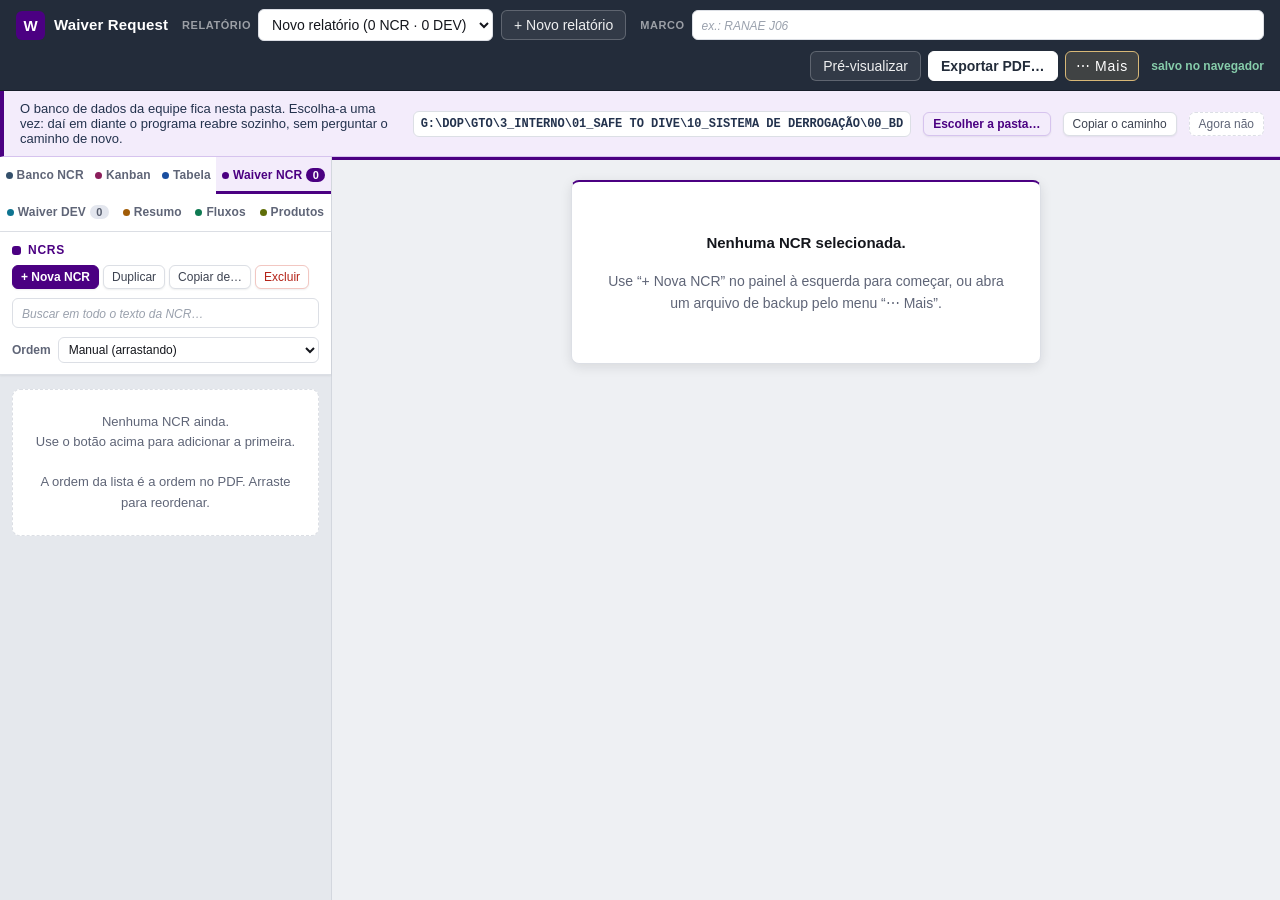
<file: index.html>
<!DOCTYPE html>
<html lang="pt-BR">
<head>
<meta charset="utf-8">
<meta name="viewport" content="width=device-width, initial-scale=1">
<!-- Nada sai do computador: sem origem externa para script, estilo, imagem ou
     conexão. Vale também para o arquivo único aberto de file://. -->
<meta http-equiv="Content-Security-Policy" content="default-src 'none'; script-src 'self' 'unsafe-inline'; style-src 'self' 'unsafe-inline'; img-src 'self' data: blob:; font-src 'self'; manifest-src 'self'; worker-src 'self'; connect-src 'none'; form-action 'none'; base-uri 'none'">
<title>Waiver Request — Gerador de Relatórios de Derrogação</title>
<meta name="description" content="Editor de relatórios de derrogação de NCR com exportação em PDF no padrão Waiver Request.">
<link rel="icon" href="data:image/svg+xml,<svg xmlns='http://www.w3.org/2000/svg' viewBox='0 0 100 100'><rect width='100' height='100' rx='18' fill='%234B0082'/><text y='72' x='50' text-anchor='middle' font-size='60' fill='white' font-family='Arial'>W</text></svg>">
<link rel="manifest" href="manifest.webmanifest">
<meta name="theme-color" content="#4B0082">
<link rel="stylesheet" href="assets/css/app.css">
<link rel="stylesheet" href="assets/css/report.css">
</head>
<body>

<!-- ====================== barra superior ====================== -->
<header class="topbar">
  <div class="brand">
    <span class="brand-mark" aria-hidden="true">W</span>
    <span class="brand-text">
      <b>Waiver Request</b>
      <small id="brandSub">gerador de relatórios de derrogação</small>
    </span>
    <span class="leitura-selo" id="leituraSelo" hidden
          title="Este é o visualizador: mostra e exporta, mas não altera nada dos relatórios">somente leitura</span>
  </div>

  <!-- O relatório aberto só manda nas abas Waiver NCR e Waiver DEV (e na
       aba Fluxos, quando ela olha "este relatório"). Nas outras o campo some
       — cada uma tem o próprio recorte. Ver renderSeletorGlobal() no app.js. -->
  <div class="topbar-group">
    <div class="topbar-field" id="relatorioCampo">
      <label for="projectSelect">Relatório</label>
      <select id="projectSelect" aria-describedby="relatorioNota"></select>
      <span class="topbar-nota" id="relatorioNota" hidden></span>
    </div>
    <button data-so-editor class="btn btn--onDark" id="newProjectTopBtn" title="Criar um relatório para outro marco">+ Novo relatório</button>
  </div>

  <div data-so-editor class="topbar-field topbar-field--grow" id="marcoCampo">
    <label for="marcoInput">Marco</label>
    <input type="text" id="marcoInput" placeholder="ex.: RANAE J06">
  </div>

  <div class="topbar-right">
  <button data-so-editor class="pasta-chip" id="pastaChip" hidden data-estado="off">
    <span id="pastaChipLabel">📁</span>
  </button>
  <button data-so-editor class="pasta-chip" id="pubChip" hidden data-estado="permissao"
          title="A publicação automática para os visualizadores precisa da sua permissão para gravar na pasta deles. Clique aqui.">
    👁 permitir publicação
  </button>
  <!-- só no visualizador: os comunicados da equipe (comunicados.js) -->
  <button class="pasta-chip com-chip" id="comChip" hidden aria-label="Comunicados">
    📣<span class="com-chip-conta" id="comChipConta"></span>
  </button>
  <!-- só no visualizador: de quando são os dados, e reler -->
  <button class="pasta-chip leitura-fonte" id="fonteChip" hidden data-estado="erro">
    <span id="fonteChipLabel">📄 sem dados</span>
  </button>
  <!-- "⟳ Atualizar": ler agora. No editor só aparece com a pasta da equipe
       (e não há relógio: a conferência de 20 s já traz o colega); no
       visualizador, sempre — e lá o contador da atualização automática
       (atualizacao.js) fica no ⋯ Mais, para não ficar mudando na barra. -->
  <div class="topbar-atualiza" id="atualizaBox" hidden>
    <button class="btn btn--onDark topbar-atualiza-btn" id="atualizarBtn">⟳ Atualizar</button>
  </div>
  <div class="topbar-actions">
    <button class="btn btn--onDark" id="previewBtn">Pré-visualizar</button>
    <button class="btn btn--go" id="pdfBtn">Exportar PDF…</button>
    <div class="menu">
      <button class="btn btn--onDark btn--menu" id="menuBtn" aria-haspopup="true" aria-expanded="false" title="Mais ações: backup, abrir arquivo, ajustes">⋯ Mais</button>
      <div class="menu-pop" id="menuPop" hidden>

        <div data-so-editor class="menu-title">Arquivos <small>trocar trabalho com outras pessoas</small></div>
        <button data-so-editor class="menu-item menu-item--accent" id="backupAllBtn">
          ★ Salvar backup de tudo <small>todos os relatórios · use este no dia a dia</small>
        </button>
        <button data-so-editor class="menu-item" id="pastaBtn" hidden>
          🗄 Pasta da rede como banco de dados <small id="pastaBtnSub">ler e gravar direto numa pasta da rede</small>
        </button>
        <button data-so-editor class="menu-item" id="publicarBtn">
          👁 Publicar para visualizadores <small id="publicarBtnSub">o arquivo que o visualizador (só leitura) lê</small>
        </button>
        <button data-so-editor class="menu-item" id="restoreBtn">
          Abrir arquivo… <small>recebe e mescla o trabalho de um colega</small>
        </button>
        <button data-so-editor class="menu-item" id="backupBtn">
          Salvar só este relatório <small>apenas o marco aberto, para enviar a alguém</small>
        </button>
        <a data-so-editor class="menu-item" id="standaloneLink" href="derrogacao.html" download hidden>
          ⤓ Baixar para usar sem internet <small>um arquivo só, abre com dois cliques</small>
        </a>
        <button data-so-editor class="menu-item" id="undoMergeBtn" hidden>
          ↩ Desfazer a última mesclagem <small id="undoMergeWhen"></small>
        </button>

        <div data-so-editor class="menu-title">Relatório aberto <small id="menuMarco"></small></div>
        <button data-so-editor class="menu-item menu-item--warn" id="mergeLocalBtn" hidden>
          ⇄ Juntar com o outro relatório deste marco <small id="mergeLocalWho"></small>
        </button>
        <button data-so-editor class="menu-item" id="sessionsBtn">
          Histórico de alterações <small>quem mexeu em quê, por sessão</small>
        </button>
        <button data-so-editor class="menu-item" id="settingsBtn">
          Ajustes de capa e rodapé <small>títulos, rodapé, marco da DEV</small>
        </button>
        <div data-so-editor class="menu-sep"></div>
        <button data-so-editor class="menu-item menu-item--danger" id="deleteProjectBtn">
          Excluir este relatório
        </button>

        <div class="menu-title">Este programa <small>vale para tudo, não só para o marco aberto</small></div>
        <button class="menu-item" id="logBtn">
          🩺 Diagnóstico e diário do console <small id="logBtnSub">ver o que o programa está fazendo e o que deu errado</small>
        </button>
        <!-- só no visualizador: quando é a próxima leitura automática -->
        <div class="menu-info" id="atualizaMenu" hidden>
          ⟳ Atualização automática
          <small id="atualizarConta" role="timer" aria-live="off"></small>
        </div>
        <button class="menu-item" id="comunicadosBtn">
          📣 Comunicados <small id="comunicadosBtnSub">os avisos publicados para quem usa o visualizador</small>
        </button>


        <button data-so-editor class="menu-foot" id="userBtn">
          <span class="menu-foot-who" id="userBtnLabel">Definir meu nome</span>
          <span class="menu-foot-act">trocar</span>
        </button>
        <div class="menu-version" id="menuVersion"></div>
      </div>
    <input type="file" id="restoreInput" accept="application/json,.json" hidden>
  </div>

  <div data-so-editor class="topbar-status">
    <span id="saveState" data-state="saved" role="status" aria-live="polite" aria-atomic="true">salvo no navegador</span>
    <span id="editedBy" class="edited-by"></span>
  </div>
  </div>
</header>

<div data-so-editor class="notice notice--pasta" id="pastaNotice" role="status" aria-live="polite" hidden>
  <span id="pastaNoticeText"></span>
  <code class="notice-caminho" id="pastaNoticePath"></code>
  <button class="btn btn--sm btn--accent" id="pastaNoticeBtn">Escolher a pasta…</button>
  <button class="btn btn--sm" id="pastaNoticeCopy">Copiar o caminho</button>
  <button class="btn btn--sm btn--quiet" id="pastaNoticeDismiss">Agora não</button>
</div>

<!-- só no visualizador: a releitura falhou e os dados à vista podem estar velhos -->
<div class="notice notice--leitura" id="leituraAviso" role="status" aria-live="polite" hidden>
  <span id="leituraAvisoTexto"></span>
  <button class="btn btn--sm btn--accent" id="leituraAvisoBtn">⟳ Atualizar</button>
</div>

<!-- só no visualizador: nenhum dado lido ainda -->
<div class="leitura-vazio" id="semDados" hidden>
  <div class="editor-empty">
    <p id="semDadosTitulo">Carregando os dados…</p>
    <div id="semDadosCorpo" hidden>
      <p id="semDadosTexto" class="leitura-vazio-txt"></p>
      <div class="leitura-vazio-acoes">
        <button class="btn btn--primary leitura-btn-grande" id="semDadosTentarBtn">⟳ Tentar de novo</button>
      </div>
      <details class="dlg-tips leitura-vazio-mais" id="semDadosMais">
        <summary>Outras formas de abrir os dados</summary>
        <div class="leitura-vazio-acoes">
          <button class="btn btn--sm" id="semDadosConfigBtn">Informar a pasta dos dados…</button>
          <button class="btn btn--sm" id="semDadosAbrirBtn">Abrir arquivo…</button>
        </div>
        <p class="hint">Também dá para arrastar o arquivo para esta janela.</p>
      </details>
    </div>
  </div>
</div>

<div data-so-editor class="notice" id="backupNotice" role="status" aria-live="polite" hidden>
  <span id="backupNoticeText"></span>
  <button class="btn btn--sm btn--accent" id="backupNoticeBtn">★ Fazer backup total agora</button>
  <button class="btn btn--sm btn--quiet" id="backupNoticeDismiss">Depois</button>
</div>

<!-- ====================== corpo ====================== -->
<div class="layout">

  <aside class="sidebar">
    <!-- A ordem é a do trabalho, pedida pelo Bruno: o banco de NCRs, o quadro
         do marco, a tabela de todos os itens e só então os dois relatórios de
         Waiver. As chaves internas (data-kind "ncr" e "dev") não mudaram: só
         os rótulos. Resumo, Fluxos e Conversa vêm depois. -->
    <div class="tabs" role="tablist" aria-label="Áreas do programa">
      <button class="tab" role="tab" id="tabBanco" data-kind="banco"
              aria-selected="false" aria-controls="bancoScroll" tabindex="-1"
              title="Banco NCR — as NCRs do SBR4 importadas do banco NCR, com marcos, função vital e observação">
        Banco NCR
      </button>
      <button class="tab" role="tab" id="tabKanban" data-kind="kanban"
              aria-selected="false" aria-controls="kanbanScroll" tabindex="-1"
              title="Kanban — as NCRs de um marco em cartões, por situação do waiver">
        Kanban
      </button>
      <button class="tab" role="tab" id="tabTabela" data-kind="tabela"
              aria-selected="false" aria-controls="tabelaScroll" tabindex="-1"
              title="Tabela — todos os itens de todos os relatórios: busca, filtros e exportação">
        Tabela
      </button>
      <button class="tab" role="tab" id="tabNcr" data-kind="ncr"
              aria-selected="true" aria-controls="editorScroll" tabindex="0"
              title="Waiver NCR — o relatório de waiver das NCRs do marco aberto: a lista de itens e o formulário">
        Waiver NCR <span class="tab-count">0</span>
      </button>
      <button class="tab" role="tab" id="tabDev" data-kind="dev"
              aria-selected="false" aria-controls="editorScroll" tabindex="-1"
              title="Waiver DEV — o relatório de waiver dos desvios (DEV) do marco aberto: a lista de itens e o formulário">
        Waiver DEV <span class="tab-count">0</span>
      </button>
      <button class="tab" role="tab" id="tabResumo" data-kind="resumo"
              aria-selected="false" aria-controls="summaryScroll" tabindex="-1"
              title="Resumo — números, gráficos e tabelas de todos os marcos">
        Resumo
      </button>
      <button class="tab" role="tab" id="tabFluxos" data-kind="fluxos"
              aria-selected="false" aria-controls="fluxosScroll" tabindex="-1"
              title="Fluxos — o caminho dos waivers de cada item, lido do Waiver Historic">
        Fluxos
      </button>
      <button class="tab" role="tab" id="tabProdutos" data-kind="produtos"
              aria-selected="false" aria-controls="produtosScroll" tabindex="-1"
              title="Produtos — o banco de produtos: Product Mark, Functional Mark, marcos de segurança e funções vitais">
        Produtos
      </button>
      <button data-so-editor class="tab" role="tab" id="tabConversa" data-kind="conversa"
              aria-selected="false" aria-controls="conversaScroll" tabindex="-1" hidden
              title="Recados da equipe, pela pasta da rede">
        Conversa <span class="tab-ponto" id="conversaCount" hidden></span>
      </button>
    </div>

    <div class="sidebar-body" id="sidebarBody">
    <div class="sidebar-head">
      <div class="sidebar-head-row">
        <h2 id="sidebarTitle">NCRs</h2>
        <div data-so-editor class="sidebar-head-actions">
          <button class="btn btn--sm btn--primary" id="addNcrBtn">+ Nova NCR</button>
          <button class="btn btn--sm" id="dupNcrBtn" title="Criar uma cópia do item selecionado, para editar por cima">Duplicar</button>
          <button class="btn btn--sm" id="copyNcrBtn" title="Copiar NCRs de outro relatório">Copiar de…</button>
          <button class="btn btn--sm btn--danger" id="delNcrBtn" title="Excluir a NCR selecionada">Excluir</button>
        </div>
      </div>
      <input type="search" id="ncrFilter"
             aria-label="Buscar em todo o texto do item: número, sistema, descrição, certificado"
             placeholder="Buscar em todo o texto: número, sistema, descrição, certificado…">
      <div class="ordem-row">
        <label for="ordemSelect">Ordem</label>
        <select id="ordemSelect"></select>
        <button data-so-editor class="btn btn--sm" id="ordemFixarBtn" hidden
                title="Grava esta ordem como a ordem manual, para poder ajustar arrastando">fixar</button>
      </div>
      <div class="progress-row">
        <span id="progressText"></span>
        <label class="progress-toggle">
          <input type="checkbox" id="pendingOnly"> esconder aceitos
        </label>
      </div>
      <div data-so-editor class="session-info" id="sessionInfo" hidden>
        <span id="sessionCount"></span>
        <button class="btn btn--sm" id="sessionInfoBtn">ver</button>
      </div>
    </div>

    <ul class="ncr-list" id="ncrList" hidden></ul>
    <div class="sidebar-empty" id="sidebarEmpty">
      Nenhuma <span id="sidebarEmptyKind">NCR</span> ainda.<br>
      Use o botão acima para adicionar a primeira.
      <br><br>A ordem da lista é a ordem no PDF.<span id="sidebarEmptyDrag"> Arraste para reordenar.</span>
    </div>
    </div>

    <div class="sidebar-note" id="sidebarFluxos" hidden>
      O fluxo é lido do campo <strong>Waiver Historic</strong> de cada item:
      cada linha <em>“J04 To: J06”</em> é uma seta.
      <br><br>A <strong>lista</strong> mostra um fluxo por item; o
      <strong>mapa</strong> soma todos num desenho só, e a
      <strong>matriz</strong> conta cada seta. Em <em>Itens de</em> escolha
      entre o relatório aberto e todos os marcos; em <em>Passa por</em>,
      recorte pelos marcos citados nos próprios textos.
    </div>

    <div class="sidebar-conversa" id="sidebarConversa" hidden>
      <div class="sidebar-note">
        Recados da equipe, guardados <strong>na pasta da rede</strong> — não há
        servidor nem nuvem. Chega a cada sincronização, junto com os dados.
      </div>
      <div class="conv-canais" id="convCanais"></div>
    </div>

    <div class="sidebar-note" id="sidebarTabela" hidden>
      Uma linha por item de <strong>todos os marcos</strong> deste navegador.
      Use a busca para achar uma NCR ou DEV sem saber em que relatório ela
      está; clique na linha para abrir o item. <strong>Ordenar aqui não muda
      a ordem do relatório nem a do PDF.</strong>
    </div>

    <div class="sidebar-note" id="sidebarBanco" hidden>
      <strong>Banco NCR</strong> — as NCRs do SBR4.
    </div>

    <div class="sidebar-note" id="sidebarProdutos" hidden>
      <strong>Produtos</strong> — marcos de segurança e funções vitais de cada produto.
    </div>

    <div class="sidebar-note" id="sidebarKanban" hidden>
      <strong>Kanban</strong> — as NCRs de um marco, por situação do waiver.
    </div>

    <div class="sidebar-note" id="sidebarResumo" hidden>
      O resumo reúne <strong>todos os marcos</strong> deste navegador — não só o
      relatório aberto. Escolha um marco na tela ao lado para ver o detalhe e
      exportar.
    </div>
  </aside>

  <main class="editor">
    <div class="editor-scroll" id="editorScroll" role="tabpanel"
         aria-labelledby="tabNcr" tabindex="0"></div>
    <div class="editor-scroll summary-scroll" id="summaryScroll" role="tabpanel"
         aria-labelledby="tabResumo" tabindex="0" hidden></div>
    <div class="editor-scroll summary-scroll" id="fluxosScroll" role="tabpanel"
         aria-labelledby="tabFluxos" tabindex="0" hidden></div>
    <div class="editor-scroll summary-scroll" id="tabelaScroll" role="tabpanel"
         aria-labelledby="tabTabela" tabindex="0" hidden></div>
    <div class="editor-scroll conversa-scroll" id="conversaScroll" role="tabpanel"
         aria-labelledby="tabConversa" tabindex="0" hidden></div>
    <div class="editor-scroll banco-scroll" id="bancoScroll" role="tabpanel"
         aria-labelledby="tabBanco" tabindex="0" hidden></div>
    <div class="editor-scroll kanban-scroll" id="kanbanScroll" role="tabpanel"
         aria-labelledby="tabKanban" tabindex="0" hidden></div>
    <div class="editor-scroll banco-scroll produtos-scroll" id="produtosScroll" role="tabpanel"
         aria-labelledby="tabProdutos" tabindex="0" hidden></div>
  </main>

  <!-- o item preso ao lado: só leitura, para escrever um olhando o outro -->
  <aside class="lado" id="ladoPane" hidden aria-label="Item preso ao lado">
    <div class="lado-head">
      <div class="lado-head-txt">
        <strong id="ladoTitulo">—</strong>
        <span id="ladoOnde"></span>
      </div>
      <div class="lado-head-acoes">
        <button class="btn btn--sm" id="ladoTrocarBtn" type="button"
                title="Escolher outro item para ver aqui">trocar</button>
        <button class="btn btn--sm" id="ladoAbrirBtn" type="button"
                title="Abrir este item no editor">abrir</button>
        <button class="btn btn--sm btn--quiet" id="ladoFecharBtn" type="button"
                title="Fechar a coluna" aria-label="Fechar a coluna">✕</button>
      </div>
    </div>
    <div class="lado-aviso">
      Só leitura. Para escrever, abra o item — ou use <strong>copiar</strong> em
      cada bloco.
    </div>
    <div class="lado-body" id="ladoBody"></div>
  </aside>

</div>

<!-- ====================== pré-visualização ====================== -->
<div class="preview" id="preview" hidden>
  <div class="preview-bar">
    <strong>Pré-visualização</strong>
    <span class="badge" id="previewKind">Relatório de NCR</span>
    <span class="note">Cada folha abaixo corresponde a uma página do PDF.</span>
    <div class="topbar-spacer"></div>
    <label class="note" for="zoomRange">Zoom</label>
    <input type="range" id="zoomRange" min="40" max="130" step="5" value="80" style="width:120px">
    <span class="note" id="zoomLabel">80%</span>
    <button class="btn btn--primary" id="previewPrintBtn">Exportar PDF</button>
    <button class="btn" id="closePreviewBtn">Fechar (Esc)</button>
  </div>
  <div class="preview-stage" id="previewStage"></div>
</div>

<!-- ====================== diálogo de exportação ====================== -->
<dialog id="pdfDialog" class="dlg--wide">
  <div class="dlg-body">
    <h3>Exportar para PDF</h3>
    <p>Marque os relatórios que quer gerar. Um só gera o arquivo isolado;
       vários geram um arquivo único com todos em sequência. Em
       <strong>Situação dos itens</strong> dá para imprimir só o que está numa
       situação — por exemplo, só os <em>Waiver requested</em>. Em
       <strong>Escolher itens</strong>, em cada relatório, marque só as NCRs
       ou DEVs que precisa; <strong>Só o item aberto</strong> imprime apenas
       o que está na tela.</p>

    <div class="pick-head">
      <span class="pick-head-rot">Relatórios</span>
      <span class="pick-head-acoes">
        <button class="btn btn--sm" id="pdfSoEsteBtn" type="button">Só o item aberto</button>
        <button class="btn btn--sm" id="pdfTodosBtn" type="button">Marcar todos</button>
        <button class="btn btn--sm" id="pdfNenhumBtn" type="button">Limpar</button>
      </span>
    </div>
    <div id="pdfPick" class="pick-list"></div>

    <div class="pick-head">
      <span class="pick-head-rot">Situação dos itens</span>
      <span class="pick-head-acoes" id="pdfSitAcoes"></span>
    </div>
    <div id="pdfSituacoes" class="pick-sit"></div>

    <p class="pick-summary" id="pdfSummary"></p>
    <p class="dlg-folhas" id="pdfFolhas" hidden></p>
    <div data-so-editor id="pdfGaps" class="dlg-gaps" hidden></div>

    <details class="dlg-tips">
      <summary>Ajustes na janela de impressão</summary>
      <ol>
        <li><strong>Destino</strong>: “Salvar como PDF”</li>
        <li><strong>Margens</strong>: “Nenhuma” (o layout já traz as margens corretas)</li>
        <li><strong>Gráficos de plano de fundo</strong>: marcado (mantém as cores das faixas)</li>
        <li><strong>Cabeçalhos e rodapés</strong>: desmarcado</li>
      </ol>
    </details>
  </div>
  <div class="dlg-actions">
    <button class="btn" id="pdfCancelBtn">Cancelar</button>
    <button class="btn btn--primary" id="pdfGoBtn">Gerar PDF</button>
  </div>
</dialog>

<dialog id="logDialog" class="dlg--wide">
  <div class="dlg-body">
    <h3>Diagnóstico e diário do console</h3>
    <p>O programa escreve, em português, cada etapa do que está fazendo — e,
       quando algo dá errado, o que aconteceu, o que significa e o que fazer.
       Para ver ao vivo, aperte <kbd>F12</kbd> e abra a aba <strong>Console</strong>.</p>

    <p class="log-privacidade">
      Isto é só console: <strong>nada sai do computador</strong>, nada é enviado e
      nada é gravado em arquivo. O <strong>texto das NCRs nunca é registrado</strong> —
      vão nomes de campo, contagens e números, nunca o que está escrito dentro do campo.
    </p>

    <div class="dlg-sec">
      <div class="dlg-sec-tit">Quanto detalhe você quer ver</div>
      <div class="log-niveis" id="logNiveis" role="radiogroup" aria-label="Nível do diário"></div>
      <p class="hint">A escolha fica neste navegador. Problema aparece em qualquer
         nível, inclusive no silêncio: o nível cala o que deu certo, nunca o que deu errado.</p>
    </div>

    <div class="dlg-sec">
      <div class="dlg-sec-tit">O que dá para fazer</div>
      <div class="log-acoes" id="logAcoes"></div>
      <p class="hint">Cada um destes também pode ser digitado no console —
         o comando está escrito ao lado do botão.</p>
    </div>

    <div class="dlg-sec">
      <div class="dlg-sec-tit">Agora <span class="log-contas" id="logContas"></span></div>
      <pre class="log-saida" id="logSaida" tabindex="0"></pre>
    </div>
  </div>
  <div class="dlg-actions">
    <button class="btn" id="logCloseBtn">Fechar</button>
    <button class="btn btn--primary" id="logCopiarBtn">Copiar tudo para um e-mail</button>
  </div>
</dialog>

<dialog id="mergeDialog" class="dlg--wide">
  <div class="dlg-body">
    <h3>Mesclar com o arquivo</h3>
    <p>Este marco já existe aqui. Em vez de substituir tudo ou criar um
       segundo relatório do mesmo marco, compare item a item — nada é apagado
       sem você marcar.</p>
    <p class="mg-origin" id="mergeOrigin"></p>
    <p class="mg-match" id="mergeMatch" hidden></p>
    <div id="mergeBody" class="mg-box"></div>
    <p class="pick-summary" id="mergeSummary"></p>
  </div>
  <div class="dlg-actions">
    <button class="btn" id="mergeCancelBtn">Cancelar</button>
    <button class="btn btn--primary" id="mergeApplyBtn">Aplicar</button>
  </div>
</dialog>

<dialog id="sessionsDialog" class="dlg--wide">
  <div class="dlg-body">
    <h3>Histórico de alterações</h3>
    <p>Cada sessão é um período de trabalho num navegador, da abertura da
       página até fechá-la. O histórico viaja dentro do backup — ao restaurar o
       arquivo de um colega, você vê o que ele mexeu.</p>
    <div id="sessionsBody" class="sess-list-box"></div>
  </div>
  <div class="dlg-actions">
    <button class="btn" id="sessionsCopyBtn">Copiar resumo desta sessão</button>
    <button class="btn btn--primary" id="sessionsCloseBtn">Fechar</button>
  </div>
</dialog>

<dialog id="userDialog">
  <div class="dlg-body">
    <h3>Quem está usando este computador?</h3>
    <p>O nome não sai em nenhum relatório. Ele serve só para registrar quem foi
       o último a editar e quem gerou cada backup — útil quando o arquivo passa
       de mão em mão.</p>
    <div class="field">
      <label for="userNameInput">Seu nome</label>
      <input type="text" id="userNameInput" placeholder="ex.: Bruno Almeida">
    </div>
  </div>
  <div class="dlg-actions">
    <button class="btn" id="userCancelBtn">Agora não</button>
    <button class="btn btn--primary" id="userSaveBtn">Salvar</button>
  </div>
</dialog>

<!-- sugestões de preenchimento, separadas por categoria (NCR e DEV) -->
<div id="datalists" hidden></div>

<dialog id="pastaDialog" class="dlg--wide">
  <div class="dlg-body">
    <h3>Pasta da rede como banco de dados</h3>
    <p>Em vez de cada pessoa guardar a sua cópia e trocar arquivos, o programa
       lê e grava direto numa pasta combinada. Quem abrir apontando para a
       mesma pasta vê o trabalho de todos, sem importar nada.</p>

    <p class="pasta-estado" id="pastaEstadoLinha" data-estado="off"></p>

    <div class="pasta-linha">
      <span class="pasta-linha-rot">Pasta escolhida</span>
      <strong id="pastaNomeAtual">—</strong>
      <button class="btn btn--sm btn--primary" id="pastaEscolherBtn">Escolher a pasta…</button>
      <button class="btn btn--sm btn--accent" id="pastaPermitirBtn" hidden>Permitir acesso</button>
      <button class="btn btn--sm btn--danger" id="pastaDesligarBtn" hidden>Desligar</button>
    </div>

    <div class="field">
      <label for="pastaCaminhoInput">Caminho da pasta (para os outros saberem onde é)</label>
      <input type="text" id="pastaCaminhoInput" placeholder="ex.: Z:\Projetos\SBR3\Derrogacao">
      <div class="pasta-caminho-acoes">
        <button class="btn btn--sm" id="pastaCaminhoCopiarBtn" type="button">Copiar o caminho</button>
        <button class="btn btn--sm" id="pastaPadraoBtn" type="button"
                title="Volta ao caminho combinado pela equipe">Usar o caminho padrão</button>
      </div>
      <div class="hint">Já vem preenchido com o caminho combinado pela equipe —
        mude quando a pasta mudar de lugar. O navegador não deixa nenhum programa
        abrir uma pasta por caminho: quem escolhe é sempre a pessoa, na janela do
        Windows (dá para colar este texto na barra de endereço dela). Depois de
        escolhida uma vez, o programa reabre a mesma pasta sozinho.</div>
    </div>

    <details class="dlg-tips">
      <summary>Como fica para cada pessoa</summary>
      <ol>
        <li><strong>Uma vez:</strong> abrir esta janela, clicar em <em>Escolher a
            pasta…</em> e apontar a pasta combinada.</li>
        <li><strong>Depois:</strong> abrir o programa e pronto — o trabalho de
            todos já está lá.</li>
        <li>Ao reabrir, o navegador pode pedir permissão uma vez por sessão.
            Instalando o programa como aplicativo (no menu do navegador,
            <em>Instalar</em>), ele guarda a permissão e nem isso aparece.</li>
        <li>Precisa do <strong>Edge</strong> ou do <strong>Chrome</strong>.</li>
      </ol>
    </details>

    <p class="pasta-tamanhos" id="pastaTamanhos" hidden></p>

    <div id="pastaHistorico" class="hist-box" hidden></div>
  </div>
  <div class="dlg-actions">
    <button class="btn btn--primary" id="pastaFecharBtn">Fechar</button>
  </div>
</dialog>

<dialog id="backupDoneDialog">
  <div class="dlg-body">
    <h3>Backup salvo — falta guardar</h3>
    <p class="bk-file" id="backupDoneFile"></p>
    <p>O navegador salvou o arquivo na <strong>pasta de downloads deste
       computador</strong>. Ele só serve a alguém depois de ir para a
       <strong>pasta de backup</strong> — enquanto ficar em Downloads, ninguém
       mais enxerga o seu trabalho, e você mesmo o perde se trocar de máquina.</p>
    <div class="field">
      <label for="backupFolderInput">Onde fica a pasta de backup</label>
      <input type="text" id="backupFolderInput" placeholder="ex.: \\servidor\Projetos\SBR3\Derrogacao\Backups">
      <div class="hint">Guardado neste navegador. Aparece aqui a cada backup, para não precisar lembrar de cabeça.</div>
    </div>
  </div>
  <div class="dlg-actions">
    <button class="btn" id="backupCopyPathBtn">Copiar o caminho</button>
    <button class="btn btn--primary" id="backupDoneBtn">Já guardei</button>
  </div>
</dialog>

<dialog id="settingsDialog">
  <div class="dlg-body">
    <h3>Ajustes do relatório</h3>
    <p>Textos fixos que aparecem nas páginas. Valem para este relatório
       (Waiver NCR e Waiver DEV) e quase nunca precisam ser mudados.</p>
    <div id="settingsBody"></div>
  </div>
  <div class="dlg-actions">
    <button class="btn btn--primary" id="settingsCloseBtn">Fechar</button>
  </div>
</dialog>

<dialog id="copyDialog">
  <div class="dlg-body">
    <h3>Copiar NCRs de outro relatório</h3>
    <p>As NCRs entram como cópias independentes: alterá-las aqui não afeta o relatório de origem.</p>
    <div id="copyBody"></div>
  </div>
  <div class="dlg-actions">
    <button class="btn" id="copyCancelBtn">Cancelar</button>
    <button class="btn btn--primary" id="copyGoBtn">Copiar</button>
  </div>
</dialog>

<dialog id="ladoDialog">
  <div class="dlg-body">
    <h3>Ver um item ao lado</h3>
    <p>Escolha o item que fica na coluna da direita, em só leitura, enquanto
      você escreve. Pode ser deste relatório ou de qualquer outro marco que
      esteja neste navegador.</p>
    <div id="ladoEscolhaBody"></div>
  </div>
  <div class="dlg-actions">
    <button class="btn" id="ladoEscolhaCancelBtn">Cancelar</button>
  </div>
</dialog>

<dialog id="fluxoDialog" class="dlg--wide">
  <div class="dlg-body">
    <h3>Fluxo dos waivers</h3>
    <p class="fx-item" id="fluxoItem"></p>
    <div class="fx-palco" id="fluxoPalco"></div>
    <p class="fx-caminho" id="fluxoCaminho"></p>
    <div class="fx-avisos" id="fluxoAvisos" hidden></div>
    <details class="dlg-tips" id="fluxoCru">
      <summary>O texto como está escrito no Waiver Historic</summary>
      <pre class="fx-cru" id="fluxoCruTxt"></pre>
    </details>
  </div>
  <div class="dlg-actions">
    <button class="btn btn--primary" id="fluxoCloseBtn">Fechar</button>
  </div>
</dialog>

<dialog id="difDialog" class="dlg--wide">
  <div class="dlg-body">
    <h3>O que mudou neste item</h3>
    <p>Os campos em que só uma pessoa mexeu são juntados sem escolha nenhuma.
       Isto é o que chegou de fora — e, se houver, o campo em que os dois
       escreveram ao mesmo tempo, que é o único em que um texto teve de sair.
       Nada some sem ficar no histórico do item.</p>
    <p class="dif-quem" id="difQuem"></p>
    <div id="difBody" class="dif-box"></div>
  </div>
  <div class="dlg-actions">
    <button class="btn btn--primary" id="difCloseBtn">Fechar</button>
  </div>
</dialog>

<dialog id="revDialog" class="dlg--wide">
  <div class="dlg-body">
    <h3>Histórico do texto</h3>
    <p>Quem escreveu o quê, campo a campo, com o texto de antes guardado.
       Serve para achar de novo um texto que foi substituído — inclusive um
       que a sincronização tenha escrito por cima.</p>
    <div class="rev-barra">
      <div class="rev-escopo" id="revEscopo"></div>
      <input type="search" id="revBusca" class="rev-busca"
             aria-label="Procurar no histórico"
             placeholder="procurar no texto, no campo ou no nome">
    </div>
    <p class="dif-quem" id="revResumo"></p>
    <div id="revBody" class="rev-box"></div>
  </div>
  <div class="dlg-actions">
    <button class="btn btn--primary" id="revCloseBtn">Fechar</button>
  </div>
</dialog>

<!-- ====================== banco NCR ====================== -->
<input type="file" id="ncrFileInput" hidden>
<!-- banco de produtos: a planilha (Product Mark, Functional Mark, Designation, marcos, funções vitais) -->
<input data-so-editor type="file" id="prodFileInput" accept=".xlsx,.xlsm" hidden>

<!-- ficha de um produto: montada por produtosview.js -->
<dialog id="prodDialog" class="nb-dlg nb-ficha pr-ficha" aria-label="Ficha do produto">
  <div class="nb-ficha-cab"></div>
  <div class="nb-ficha-corpo"></div>
</dialog>

<!-- ficha da NCR: quase a tela inteira; o conteúdo é montado por ncrview.js -->
<dialog id="ncrDialog" class="nb-dlg nb-ficha" aria-label="Ficha da NCR">
  <div class="nb-ficha-cab"></div>
  <div class="nb-ficha-corpo"></div>
</dialog>
<!-- a ficha da NCR em imagem A4: o que entra e o tamanho — montada por ncrview.js
     (também no visualizador: só baixa) -->
<dialog id="ncrImgDialog" class="dlg--wide" aria-label="Baixar a ficha da NCR em imagem">
  <div class="dlg-body"></div>
  <div class="dlg-actions"></div>
</dialog>
<!-- área administrativa (admin.js): senha, correções manuais, NCRs
     temporárias e auditoria. Só no editor. -->
<dialog data-so-editor id="adminDialog" class="dlg--wide adm-dlg" aria-label="Área administrativa">
  <div class="dlg-body"></div>
  <div class="dlg-actions"></div>
</dialog>
<dialog id="nbColsDialog" class="dlg--wide nb-dlg">
  <div class="dlg-body"></div>
  <div class="dlg-actions"></div>
</dialog>
<!-- exportação visual do Kanban: papel, orientação, escala — montada por kanban.js -->
<dialog id="kbExportDialog" class="dlg--wide" aria-label="Exportar o Kanban para impressão">
  <div class="dlg-body"></div>
  <div class="dlg-actions"></div>
</dialog>

<dialog id="ncrCorrDialog">
  <div class="dlg-body">
    <h3>Importar correlação</h3>
    <p>Preenche, nas NCRs do banco, <strong>Marco Original</strong>, <strong>Marco
       Atual</strong>, <strong>Função Vital</strong>, <strong>Waiver Historic</strong>
       e <strong>Observação</strong>. Aceita o JSON de correlação ou a própria
       planilha (aba “Correlação NCR”; a aba “Possibilidades da Mascara” alimenta
       as listas).</p>
    <ul class="nb-regras">
      <li>Só as NCRs que já estão no banco são atualizadas; as outras ficam
          guardadas e entram sozinhas quando chegarem numa importação do banco.</li>
      <li>Célula vazia no arquivo nunca apaga nada.</li>
      <li>Nenhuma NCR é duplicada: a chave é o número.</li>
    </ul>
    <label class="nb-check">
      <input type="checkbox" id="ncrCorrSubst">
      Substituir também os valores que já estão preenchidos aqui
    </label>
    <div class="hint">Desmarcado (o normal): só completa o que está em branco — reimportar o
      arquivo não desfaz o que foi corrigido à mão depois.</div>
  </div>
  <div class="dlg-actions">
    <button class="btn" id="ncrCorrCancelBtn">Cancelar</button>
    <button class="btn btn--primary" id="ncrCorrGoBtn">Escolher o arquivo…</button>
  </div>
</dialog>

<dialog id="ncrResumoDialog" class="dlg--wide">
  <div class="dlg-body">
    <h3 id="ncrResumoTitulo">Importação concluída</h3>
    <p class="mg-origin" id="ncrResumoArquivo"></p>
    <div id="ncrResumoBody"></div>
    <p class="hint" id="ncrResumoDica">Antes de importar, o estado anterior do banco NCR foi guardado:
      dá para baixar essa cópia ou desfazer a importação.</p>
  </div>
  <div class="dlg-actions">
    <button class="btn" id="ncrResumoCopyBtn">Baixar cópia de antes</button>
    <button class="btn" id="ncrResumoUndoBtn">Desfazer esta importação</button>
    <button class="btn btn--primary" id="ncrResumoCloseBtn">Fechar</button>
  </div>
</dialog>

<dialog data-so-editor id="extratorDialog" class="dlg--wide" aria-labelledby="extratorTitulo">
  <div class="dlg-body">
    <h3 id="extratorTitulo">Histórico do NCR Integrada</h3>
    <p class="ext-resumo" id="extratorResumo"></p>
    <div class="ext-acoes">
      <button class="btn btn--primary" id="extratorImportarBtn">Importar histórico extraído (.json)</button>
      <button class="btn" id="extratorCopiarBtn" title="Copia o script para colar no Console (F12) do NCR Integrada">Copiar extrator</button>
      <button class="btn" id="extratorBaixarBtn">Baixar extrator (.js)</button>
      <button class="btn" id="extratorRecapBtn" title="Links das NCRs abertas, reabertas ou com status diferente entre o export e a última captura">Copiar links a recapturar</button>
    </div>
    <ol class="ext-passos">
      <li>Clique em <strong>Copiar extrator</strong> (ou <strong>Baixar extrator</strong> e abra o arquivo num editor de texto para copiar).</li>
      <li>No Chrome/Edge, abra o <strong>NCR Integrada</strong> e faça login normalmente. Qualquer página do sistema serve.</li>
      <li>Pressione <strong>F12</strong> → aba <strong>Console</strong>, cole o script e tecle <strong>Enter</strong>.
          Se o navegador pedir, digite <code>allow pasting</code> (ou <code>permitir colar</code>) e cole de novo.</li>
      <li>No painel que aparece no canto da página, cole a lista de links das NCRs
          (<code>…/#/ncr/65f05c…/editar</code>, um por linha; IDs soltos também servem)
          ou use <strong>Pegar links desta página</strong> numa tela de listagem.</li>
      <li>Teste com 2 ou 3 links, clique em <strong>Iniciar</strong> e depois em <strong>Baixar JSON</strong>. Dando certo,
          cole a lista completa. Depois de clicar em Iniciar, <strong>feche o F12</strong>: o painel continua rodando, e o
          Console aberto deixa o navegador lento.</li>
      <li>Mantenha a aba aberta até o fim. Se a sessão expirar ou a aba fechar, faça login, cole o script de novo e clique
          em <strong>Continuar</strong>: o que já foi capturado fica salvo naquele navegador.</li>
      <li>Aqui, clique em <strong>Importar histórico extraído (.json)</strong>.</li>
    </ol>
    <p class="ext-nota"><strong>Para atualizar depois</strong>, não é preciso capturar tudo de novo. No mesmo navegador
      (o extrator lembra o que já capturou): <strong>1.</strong> NCRs novas — cole a lista completa e escolha
      <strong>Capturar: Só as novas</strong>; <strong>2.</strong> abertas e reabertas — depois de importar o export mais
      recente, clique aqui em <strong>Copiar links a recapturar</strong>, cole no extrator e escolha
      <strong>Todas da lista</strong>. Importe o JSON novo: a captura mais recente de cada NCR substitui a anterior.</p>
    <p class="hint">O extrator só lê as páginas que você já consegue abrir, com a sua sessão, e não altera nada no
      NCR Integrada; o arquivo fica no seu computador. É o mesmo extrator do NCR Control: o que já foi capturado lá
      continua valendo, e o JSON dele é aceito aqui. Na importação, a trajetória de cada NCR passa a ser a do sistema
      até a data da captura; o que os exports registrarem depois continua sendo somado. Nada do histórico é apagado.
      Se aparecer "o site não permite abrir a NCR num quadro interno", troque o <strong>Modo</strong> do painel para
      <strong>Janela</strong> e permita pop-ups para o site.</p>
    <textarea class="ext-texto" id="extratorTexto" readonly hidden aria-label="Texto para copiar"></textarea>
  </div>
  <div class="dlg-actions">
    <button class="btn btn--primary" id="extratorFecharBtn">Fechar</button>
  </div>
</dialog>

<dialog id="ncrListasDialog" class="dlg--wide">
  <div class="dlg-body">
    <h3>Listas dos dropdowns</h3>
    <p>Uma opção por linha. Vêm da aba “Possibilidades da Mascara” e valem para
       todos (viajam pela pasta e pelo backup). Tirar uma opção daqui não apaga
       o valor de nenhuma NCR que já a use.</p>
    <div class="grid grid--2">
      <div class="field">
        <label for="ncrListaMarcos">Marcos (Original e Atual)</label>
        <textarea id="ncrListaMarcos" rows="14"></textarea>
      </div>
      <div class="field">
        <label for="ncrListaFuncoes">Funções vitais</label>
        <textarea id="ncrListaFuncoes" rows="14"></textarea>
      </div>
    </div>
  </div>
  <div class="dlg-actions">
    <button class="btn" id="ncrListasPadraoBtn">Voltar às possibilidades da máscara</button>
    <button class="btn" id="ncrListasCancelBtn">Cancelar</button>
    <button class="btn btn--primary" id="ncrListasSaveBtn">Salvar</button>
  </div>
</dialog>

<!-- ====================== publicação para os visualizadores ====================== -->
<dialog id="publicarDialog" class="dlg--wide">
  <div class="dlg-body">
    <h3>Publicar para visualizadores</h3>
    <p>O <strong>visualizador</strong> é este mesmo programa em modo somente
       leitura, num arquivo à parte (<code>derrogacao-visualizador.html</code>),
       para quem precisa acompanhar as derrogações sem editar. Ele lê o arquivo
       <code>visualizador-dados.js</code> — ao lado dele ou na pasta dos dados
       informada nele. Publicar é gravar esse arquivo lá.</p>

    <p class="pasta-estado" id="publicarEstado" data-estado="off"></p>

    <div class="pasta-linha">
      <span class="pasta-linha-rot">Pasta dos dados do visualizador</span>
      <strong id="publicarPastaNome">—</strong>
      <button class="btn btn--sm btn--primary" id="publicarEscolherBtn">Escolher a pasta…</button>
      <button class="btn btn--sm btn--accent" id="publicarPermitirBtn" hidden>Permitir acesso</button>
      <button class="btn btn--sm btn--danger" id="publicarDesligarBtn" hidden>Desligar</button>
    </div>

    <label class="pub-auto">
      <input type="checkbox" id="publicarAuto">
      <span><strong>Publicar sozinho</strong> — depois de cada gravação, no
      máximo a cada 2 minutos e só se algo mudou. Sem isso, os visualizadores
      só veem o que você publicar pelo botão.</span>
    </label>

    <p class="pub-visto" id="publicarVisto"></p>

    <details class="dlg-tips">
      <summary>Como montar o visualizador</summary>
      <ol>
        <li>Coloque numa pasta da rede o arquivo do visualizador,
            <strong>derrogacao-visualizador.html</strong><span id="publicarBaixarVis"> —
            <a href="derrogacao-visualizador.html" download>baixar o visualizador</a></span>.</li>
        <li>Aqui, <em>Escolher a pasta…</em> apontando a pasta onde os dados vão
            ficar (pode ser a mesma do visualizador, ou outra) e <em>Publicar
            agora</em>. Sem Edge/Chrome, use <em>Baixar o arquivo</em> e copie-o
            para lá à mão.</li>
        <li>Se os dados ficarem noutra pasta, informe-a no visualizador
            (etiqueta 📄 → <em>Pasta dos dados</em>) — ou peça para gravá-la
            como padrão dentro do próprio arquivo.</li>
        <li>As pessoas abrem o visualizador com dois cliques. Ele lê os dados
            sozinho e confere de tempos em tempos se há publicação nova.</li>
        <li>Quem garante que ninguém edita é a <strong>permissão da pasta na
            rede</strong>: os visualizadores só com leitura, e sem acesso à pasta
            do banco de dados.</li>
      </ol>
    </details>
  </div>
  <div class="dlg-actions">
    <button class="btn" id="publicarBaixarBtn" title="Baixa o arquivo para você copiar à mão para a pasta dos visualizadores">Baixar o arquivo</button>
    <button class="btn btn--accent" id="publicarAgoraBtn">Publicar agora</button>
    <button class="btn btn--primary" id="publicarFecharBtn">Fechar</button>
  </div>
</dialog>

<!-- ====================== comunicados (comunicados.js) ====================== -->
<!-- A prévia: o comunicado só nasce do botão "Publicar comunicado". -->
<dialog id="comunicarDialog" class="dlg--wide com-dlg" aria-labelledby="comunicarTitulo">
  <div class="dlg-body">
    <h3 id="comunicarTitulo">📣 Comunicar no visualizador</h3>
    <p>A alteração já está salva — isto é só o aviso. Quem usa o visualizador vê
       este comunicado num pop-up discreto, na próxima vez que os dados forem lidos.
       Nada é enviado sem o botão abaixo.</p>
    <fieldset class="com-tipos" id="comunicarTipos" hidden></fieldset>
    <div class="com-previa-rot">Prévia do que o visualizador vai mostrar</div>
    <div class="com-previa" id="comunicarPrevia"></div>
    <dl class="com-campos" id="comunicarCampos"></dl>
    <label class="com-msg-rot" for="comunicarMsg">Mensagem curta <small>(opcional — o comunicado se entende sem ela)</small></label>
    <textarea id="comunicarMsg" rows="2" maxlength="280" placeholder="ex.: aceito na reunião de hoje"></textarea>
    <div class="hint com-conta" id="comunicarConta">0 / 280</div>
    <p class="com-ja" id="comunicarJa" role="alert" hidden></p>
    <p class="hint" id="comunicarDestino"></p>
  </div>
  <div class="dlg-actions">
    <button class="btn" id="comunicarCancelarBtn">Cancelar</button>
    <button class="btn btn--accent" id="comunicarOk">📣 Publicar comunicado</button>
  </div>
</dialog>

<!-- O histórico: no editor, o registro inteiro; no visualizador, um por
     acontecimento, com os não lidos marcados. -->
<dialog id="comunicadosDialog" class="dlg--wide com-dlg" aria-labelledby="comunicadosTitulo">
  <div class="dlg-body">
    <h3 id="comunicadosTitulo">📣 Comunicados</h3>
    <p id="comunicadosIntro"></p>
    <div class="com-hist-acoes">
      <button class="btn btn--sm btn--accent" id="comunicadosNovoBtn" data-so-editor hidden>📣 Comunicar o item aberto</button>
      <button class="btn btn--sm" id="comunicadosLidosBtn" hidden>Marcar todos como lidos</button>
    </div>
    <ul class="com-lista" id="comunicadosLista"></ul>
  </div>
  <div class="dlg-actions">
    <button class="btn btn--primary" id="comunicadosFecharBtn">Fechar</button>
  </div>
</dialog>

<!-- ====================== visualizador: de onde vêm os dados ====================== -->
<dialog id="fonteDialog" class="dlg--wide">
  <div class="dlg-body">
    <h3>Dados deste visualizador</h3>
    <p class="pasta-estado" id="fonteEstado" data-estado="off"></p>
    <dl class="leitura-fonte-dados" id="fonteDados"></dl>

    <div class="leitura-caminho">
      <label for="caminhoInput"><strong>Pasta dos dados</strong> — onde está o
        <code>visualizador-dados.js</code> publicado pelo editor</label>
      <div class="leitura-caminho-linha">
        <input type="text" id="caminhoInput" placeholder="ex.: G:\DOP\GTO\...\Visualizador">
        <button class="btn btn--sm btn--primary" id="caminhoSalvarBtn">Salvar e ler</button>
      </div>
      <p class="hint" id="caminhoPadrao"></p>
      <button class="btn btn--sm" id="caminhoLimparBtn" hidden>Voltar ao padrão do arquivo</button>
    </div>

    <details class="dlg-tips">
      <summary>Outras formas de abrir os dados</summary>
      <p>Um arquivo publicado, o banco da pasta (<code>derrogacao-dados.json</code>)
         ou um backup do editor. Vale até fechar a página e não se atualiza sozinho.
         O arquivo é lido como texto — nada nele é executado.</p>
      <button class="btn btn--sm" id="fonteAbrirBtn">Abrir arquivo…</button>
    </details>
  </div>
  <div class="dlg-actions">
    <button class="btn" id="fonteAtualizarBtn">⟳ Atualizar agora</button>
    <button class="btn btn--primary" id="fonteFecharBtn">Fechar</button>
  </div>
</dialog>
<input type="file" id="abrirDadosInput" accept=".js,.json,application/json,text/javascript" hidden>

<!-- visualizador: o pop-up dos comunicados novos. Não é janela modal e não
     toma o foco; vários de uma vez viram uma lista só. -->
<aside class="com-pop" id="comPop" role="region" aria-label="Comunicados novos" aria-live="polite" hidden></aside>

<div class="toast" id="toast" role="status" aria-live="polite" hidden></div>

<!-- conteúdo montado apenas para impressão -->
<div class="print-root" id="printRoot"></div>

<!-- O extrator de histórico do NCR Integrada: texto para copiar e colar no
     Console (F12) do site — não é executado aqui (type="text/plain").
     CÓPIA LITERAL do NCR Control (repositório NCR_Dashboard, NCR_Control.html,
     <script id="extratorSrc">): o mesmo banco do navegador e o mesmo formato
     de arquivo, então o que foi capturado lá continua valendo aqui. Mudou lá,
     copie de novo; não edite só aqui. Lido por NcrHist.script(). -->
<script id="extratorSrc" type="text/plain">
/* ==========================================================================
   NCR Control · Extrator de histórico do NCR Integrada
   --------------------------------------------------------------------------
   Cole este script no Console (F12) de uma página do NCR Integrada já logada.
   Ele abre cada NCR da lista num quadro invisível do próprio site (mesma
   sessão, nada sai do navegador), lê a aba "Histórico" — etapas, datas e
   usuários — e gera um arquivo JSON para importar no NCR Control
   (tela Importações → Histórico do sistema).
   O progresso fica guardado no navegador: se a página fechar, é só colar o
   script de novo e clicar em Continuar.
   ========================================================================== */
(function(){
  'use strict';
  if(window.__ncrExtrator){ window.__ncrExtrator.mostrar(); return; }

  const VERSAO = 1;
  const DBNAME = 'ncrControlExtrator';
  /* o ID interno da NCR no sistema: 24 caracteres hexadecimais, no link ou solto */
  const RE_ID = /\b([0-9a-f]{24})\b/ig;
  const TEMPO_LIMITE = 60000;           /* por NCR */
  const TENTATIVAS = 2;                 /* novas tentativas para NCR que falhou */
  /* estados em que a NCR nao muda mais: nao precisam ser recapturadas */
  const RE_FINAL = /closure|closed|cancelad/i;

  /* ---------------- armazenamento (IndexedDB do próprio site) ---------------- */
  let dbp = null;
  function db(){
    if(dbp) return dbp;
    dbp = new Promise((res, rej) => {
      const r = indexedDB.open(DBNAME, 1);
      r.onupgradeneeded = () => {
        r.result.createObjectStore('ncrs', {keyPath:'sysId'});
        r.result.createObjectStore('meta');
      };
      r.onsuccess = () => res(r.result);
      r.onerror = () => rej(r.error);
    });
    return dbp;
  }
  async function tx(store, mode, fn){
    const d = await db();
    return new Promise((res, rej) => {
      const t = d.transaction(store, mode);
      const s = t.objectStore(store);
      let out;
      const req = fn(s);
      if(req) req.onsuccess = () => { out = req.result; };
      t.oncomplete = () => res(out);
      t.onerror = () => rej(t.error);
      /* disco cheio / cota estourada chegam como abort, nao como error */
      t.onabort = () => rej(t.error || new Error('gravação cancelada pelo navegador'));
    });
  }
  /* Gravar o progresso nunca pode derrubar a captura: se o armazenamento do
     navegador falhar ("UnknownError: Internal error", disco cheio...), tenta
     de novo reabrindo o banco e, persistindo o erro, segue so na memoria —
     o "Baixar JSON" continua funcionando enquanto a aba estiver aberta. */
  let avisoGravacao = false;
  async function gravarSeguro(store, fn){
    for(let tent = 0; tent < 2; tent++){
      try{ return await tx(store, 'readwrite', fn); }
      catch(e){
        if(tent === 0){ try{ (await dbp).close(); }catch(x){} dbp = null; await new Promise(r => setTimeout(r, 300)); continue; }
        st.semGravacao = true;
        if(!avisoGravacao){
          avisoGravacao = true;
          log('⚠ O navegador não conseguiu salvar o progresso (' + ((e && e.name) || '') + ': ' + ((e && e.message) || e)
            + '). A captura continua, mas só na memória: NÃO feche esta aba e clique em "Baixar JSON" ao terminar. '
            + 'Causa comum: pouco espaço livre no disco C:.', 'err');
        }
        return undefined;
      }
    }
  }
  const salvar = rec => gravarSeguro('ncrs', s => s.put(rec));
  const todos = () => tx('ncrs', 'readonly', s => s.getAll());
  const metaGet = k => tx('meta', 'readonly', s => s.get(k));
  const metaSet = (k, v) => gravarSeguro('meta', s => s.put(v, k));
  const limparTudo = async () => { await tx('ncrs', 'readwrite', s => s.clear()); await tx('meta', 'readwrite', s => s.clear()); };

  /* ---------------- leitura da página de uma NCR ---------------- */
  const txt = el => el ? el.textContent.replace(/\s+/g, ' ').trim() : '';

  function dataISO(s){
    const m = /(\d{1,2})\/(\d{1,2})\/(\d{4})(?:\D+(\d{1,2}):(\d{2})(?::(\d{2}))?)?/.exec(s || '');
    if(!m) return null;
    const d = new Date(+m[3], +m[2]-1, +m[1], +(m[4]||0), +(m[5]||0), +(m[6]||0));
    return isNaN(d) ? null : d.toISOString();
  }

  function boxPorTitulo(doc, re){
    const hs = doc.querySelectorAll('.box-header h3, .box-header .box-title');
    for(const h of hs) if(re.test(txt(h))) return h.closest('.box');
    return null;
  }

  function acharTimeline(doc){
    const box = boxPorTitulo(doc, /^hist[óo]rico/i);
    if(box){ const ul = box.querySelector('ul.timeline'); if(ul) return ul; }
    for(const ul of doc.querySelectorAll('ul.timeline'))
      if(/hist[óo]rico de atividades/i.test(txt(ul))) return ul;
    return null;
  }

  function tipoDe(texto, para){
    if(/foi criada/i.test(texto)) return 'CRIACAO';
    if(para) return 'STATUS';
    if(/anexad/i.test(texto)) return 'ANEXO';
    if(/removid/i.test(texto)) return 'REMOCAO';
    if(/produto/i.test(texto)) return 'PRODUTO';
    if(/respons[áa]vel/i.test(texto)) return 'RESPONSAVEL';
    return 'OUTRO';
  }

  function lerEventos(ul){
    const out = [];
    ul.querySelectorAll(':scope > li').forEach(li => {
      if(li.classList.contains('time-label')) return;
      const item = li.querySelector('.timeline-item');
      if(!item) return;
      const icone = li.querySelector(':scope > i');
      const fa = icone ? Array.from(icone.classList).find(c => /^fa-/.test(c)) || '' : '';
      const dataTexto = txt(item.querySelector('.time'));
      const corpo = item.querySelector('.timeline-body');
      let statusDe = '';
      const textos = [];
      if(corpo){
        corpo.querySelectorAll('p').forEach(p => {
          const t = txt(p);
          if(!statusDe && /^status\s*:/i.test(t)) statusDe = t.replace(/^status\s*:\s*/i, '');
          else if(t) textos.push(t);
        });
        if(!textos.length && !corpo.querySelector('p')) textos.push(txt(corpo));
      }
      const texto = textos.join(' | ');
      /* o estado vem so do paragrafo "foi para o estado X"; os demais (ex.: o
         motivo de um Unfounded) sao texto a parte e nao fazem parte do nome */
      let para = null;
      const resto = [];
      textos.forEach(t => {
        const m = /foi para o estado\s+(.+?)\s*$/i.exec(t);
        if(m && !para) para = m[1]; else resto.push(t);
      });
      out.push({data:dataISO(dataTexto), dataTexto, usuario:txt(item.querySelector('.timeline-header')),
                statusDe, texto, para, motivo: para ? resto.join('\n') : '', tipo:tipoDe(texto, para), icone:fa});
    });
    return out;
  }

  function lerCabecalho(doc){
    const r = {numero:null, statusAtual:null, autor:null, solicitante:null};
    const box = boxPorTitulo(doc, /status\s*\/\s*a[çc][õo]es/i);
    if(box){
      box.querySelectorAll('.box-body h4').forEach(h => {
        const t = txt(h);
        let m;
        if((m = /^status\s*:\s*(.*)$/i.exec(t))) r.statusAtual = m[1];
        else if((m = /^autor\s*:\s*(.*)$/i.exec(t))) r.autor = m[1];
        else if((m = /^solicitante\s*:\s*(.*)$/i.exec(t))) r.solicitante = m[1];
        else if(!r.numero && /\bNCR\b/i.test(t)) r.numero = t;
      });
    }
    if(!r.numero){
      const m = /\bNCR-[A-Z0-9]+(?:-[A-Z0-9]+)*-\d{4}\b/.exec(txt(doc.body));
      if(m) r.numero = m[0];
    }
    return r;
  }

  function lerMarcos(doc){
    const out = [];
    doc.querySelectorAll('ul.flowShart > li').forEach(li => {
      const etapa = txt(li.querySelector('.flowShart__item-content'));
      if(!etapa) return;
      const dt = txt(li.querySelector('.flowShart__tooltip-item'));
      out.push({etapa, data: dt ? dataISO(dt) : null});
    });
    return out;
  }

  /* "Ações e Decisões": o que a pessoa escreveu ao avançar a NCR (Ação 1.2,
     Deliberação N1, Ação PCP, Ação CQ, Ação Final TDP...). Cada bloco tem
     titulo, data/hora, texto e autor; a data coincide com a da mudança de
     estado que ele acompanha. */
  function lerAcoes(doc){
    const out = [], vistos = new Set();
    doc.querySelectorAll('.box').forEach(box => {
      const bq = box.querySelector(':scope > .box-body blockquote');
      const tm = box.querySelector(':scope > .box-header .time');
      const h = box.querySelector(':scope > .box-header h3');
      if(!bq || !tm || !h) return;
      const dataTexto = txt(tm);
      const titulo = txt(h);
      const partes = Array.from(bq.querySelectorAll('p')).map(p => p.textContent.replace(/[ \t]+/g, ' ').trim()).filter(Boolean);
      const texto = partes.length ? partes.join('\n') : txt(bq).replace(txt(bq.querySelector('footer')), '').trim();
      const ch = titulo + '|' + dataTexto;
      if(vistos.has(ch)) return;
      vistos.add(ch);
      out.push({titulo, data:dataISO(dataTexto), dataTexto, texto, usuario:txt(bq.querySelector('footer'))});
    });
    return out;
  }

  /* devolve null enquanto a página ainda não terminou de montar */
  function lerPagina(doc){
    const ul = acharTimeline(doc);
    if(!ul) return null;
    const eventos = lerEventos(ul);
    if(!eventos.length) return null;
    const cab = lerCabecalho(doc);
    if(!cab.numero) return null;
    return Object.assign(cab, {eventos, marcos:lerMarcos(doc), acoes:lerAcoes(doc)});
  }

  function pareceLogin(win){
    try{
      const h = String(win.location.hash || '') + String(win.location.pathname || '');
      if(/login|signin|entrar/i.test(h)) return true;
      return !!win.document.querySelector('input[type=password]');
    }catch(e){ return false; }
  }

  function clicarAbaHistorico(doc){
    for(const a of doc.querySelectorAll('[role=tab], .nav-tabs a')){
      if(/^hist[óo]rico$/i.test(txt(a)) && !a.__ncrClicado){ a.__ncrClicado = true; a.click(); return; }
    }
  }

  /* ---------------- quadros de trabalho (iframe ou janela) ---------------- */
  const espera = ms => new Promise(r => setTimeout(r, ms));
  const urlDe = id => location.origin + '/#/ncr/' + id + '/editar';

  /* Memoria: recarregar o sistema inteiro para cada NCR, com o Console
     recebendo dezenas de avisos por pagina (o moment.js do NCR Integrada),
     prende as paginas antigas na memoria e o navegador vai ficando lento.
     Por isso: (1) o sistema e carregado uma vez por quadro e as NCRs sao
     abertas so trocando o endereco interno (#/ncr/<id>/editar); (2) o
     Console do quadro e silenciado; (3) o quadro e recriado do zero a cada
     RECICLAR NCRs, devolvendo toda a memoria acumulada pelo sistema. */
  const RECICLAR = 40;
  const ESPERA_ROTA = 15000;            /* troca de endereco sem recarga */

  function silenciar(win){
    try{
      const c = win.console;
      if(!c || c.__ncrMudo) return;
      const nada = () => {};
      ['log','info','warn','error','debug','trace','dir','table','group','groupCollapsed'].forEach(k => { try{ c[k] = nada; }catch(e){} });
      c.__ncrMudo = true;
    }catch(e){}
  }

  function novoQuadro(k){
    const q = {k, usos:0, pronto:false, rotaRuim:0, ultimaAssinatura:null, ultimoNumero:null};
    if(st.modo === 'janela'){
      let w = null;
      q.criar = () => {
        w = window.open('about:blank', 'ncrExtrator' + k, 'width=1100,height=750');
        if(!w) throw new Error('O navegador bloqueou a janela. Permita pop-ups para este site e tente de novo.');
      };
      q.win = () => w;
      q.fechar = () => { try{ w.close(); }catch(e){} };
      /* a janela nao pode ser reaberta sem clique (pop-up bloqueado): so esvazia */
      q.reset = async () => { try{ w.location.replace('about:blank'); }catch(e){} await espera(300); };
      q.ir = url => { w.location.replace(url); };
    } else {
      let f = null;
      q.criar = () => {
        f = document.createElement('iframe');
        f.style.cssText = 'position:fixed;left:-12000px;top:0;width:1280px;height:900px;border:0;visibility:hidden';
        f.setAttribute('aria-hidden', 'true');
        document.body.appendChild(f);
      };
      q.win = () => f.contentWindow;
      q.fechar = () => { try{ f.src = 'about:blank'; f.remove(); }catch(e){} };
      q.ir = url => { f.src = url; };
      q.reset = async () => { q.fechar(); await espera(q.k * 150 + 200); q.criar(); };
    }
    q.criar();
    return q;
  }

  /* recria o quadro do zero: descarta tudo o que o sistema acumulou nele */
  async function reciclar(q){
    await q.reset();
    q.pronto = false; q.usos = 0; q.ultimaAssinatura = null; q.ultimoNumero = null;
  }

  const assinatura = r => r.numero + '|' + r.eventos.length + '|' + (r.eventos[0] ? r.eventos[0].dataTexto + r.eventos[0].texto : '');
  const temId = (doc, id) => { try{ return !!doc.querySelector('[href*="' + id + '"]'); }catch(e){ return false; } };

  /* espera a pagina da NCR ficar pronta e estavel; em modo rota, so aceita
     quando ela ja nao e a NCR anterior */
  async function aguardar(q, id, limite, rota){
    const t0 = Date.now();
    let ultimo = null, estavel = 0, chegou = 0;
    while(Date.now() - t0 < limite){
      if(st.parar) throw new Error('interrompido');
      await espera(rota ? 250 : 500);
      let win, doc;
      try{ win = q.win(); doc = win.document; void win.location.href; }
      catch(e){ throw new Error('O site não permite abrir a NCR num quadro interno. Use o modo "Janela".'); }
      if(!doc) continue;
      silenciar(win);
      if(!chegou){
        if(!String(win.location.hash).includes(id)) continue;
        chegou = Date.now();
      }
      if(pareceLogin(win)) { const e = new Error('Sessão expirada: faça login de novo e clique em Continuar.'); e.login = true; throw e; }
      const r = lerPagina(doc);
      if(!r){
        /* historico ainda ausente depois de alguns segundos: abre a aba, caso
           a tela so busque os dados quando ela e exibida */
        if(Date.now() - chegou > 4000) clicarAbaHistorico(doc);
        continue;
      }
      const sig = assinatura(r);
      if(rota){
        /* a tela ainda pode estar mostrando a NCR anterior */
        if(sig === q.ultimaAssinatura) continue;
        if(!temId(doc, id) && r.numero === q.ultimoNumero) continue;
      }
      /* a lista de eventos as vezes chega em partes: espera ela parar de mudar */
      if(sig === ultimo){ if(++estavel >= 2) return r; }
      else { ultimo = sig; estavel = 0; }
    }
    return null;
  }

  async function capturar(q, id){
    if(q.usos >= RECICLAR) await reciclar(q);
    let r = null;
    if(q.pronto && q.rotaRuim < 3){
      /* sistema ja carregado neste quadro: so troca o endereco */
      try{ q.win().location.hash = '#/ncr/' + id + '/editar'; }catch(e){}
      r = await aguardar(q, id, ESPERA_ROTA, true);
      if(r) q.rotaRuim = 0; else q.rotaRuim++;
    }
    if(!r){
      /* primeira NCR do quadro, ou a troca de endereco nao funcionou: recarga completa */
      if(q.pronto) await reciclar(q);
      q.ir('about:blank');
      await espera(60);
      q.ir(urlDe(id));
      r = await aguardar(q, id, TEMPO_LIMITE, false);
      if(!r) throw new Error('Tempo esgotado (' + TEMPO_LIMITE/1000 + ' s) esperando a página carregar');
      q.pronto = true;
    }
    q.usos++;
    q.ultimaAssinatura = assinatura(r);
    q.ultimoNumero = r.numero;
    return r;
  }

  /* ---------------- estado e execução ---------------- */
  const st = {fila:[], dados:new Map(), rodando:false, parar:false, modo:'iframe', paralelo:2, t0:0, feitosNaSessao:0};

  function extrairIds(texto){
    const ids = [], vistos = new Set();
    const add = id => { id = id.toLowerCase(); if(!vistos.has(id)){ vistos.add(id); ids.push(id); } };
    let m;
    RE_ID.lastIndex = 0;
    while((m = RE_ID.exec(texto))) add(m[1]);
    return ids;
  }

  async function executar(){
    if(st.rodando) return;
    const ids = extrairIds(ui.lista.value);
    if(!ids.length){ log('Cole a lista de links (ou IDs) das NCRs antes de iniciar.', 'err'); return; }
    st.fila = ids;
    await metaSet('fila', ids);
    st.modo = ui.modo.value;
    st.paralelo = Math.max(1, Math.min(6, +ui.paralelo.value || 1));
    st.rodando = true; st.parar = false; st.t0 = Date.now(); st.feitosNaSessao = 0;
    atualizarBotoes();
    /* rodada de recaptura: o instante e marcado uma unica vez; um Continuar
       depois nao recaptura o que ja foi atualizado nesta rodada */
    const modo = ui.recap.value;
    if(modo !== 'novas'){
      if(!st.recap || st.recap.modo !== modo){ st.recap = {modo, antesDe:new Date().toISOString()}; await metaSet('recap', st.recap); }
    } else if(st.recap){ st.recap = null; await metaSet('recap', null); }
    const pend = ids.filter(id => precisa(st.dados.get(id)));
    log('Iniciando: ' + pend.length + ' NCR(s) a capturar de ' + ids.length + ' (' + st.paralelo + ' em paralelo, modo ' + st.modo + ').');
    let i = 0, parouPorLogin = false;
    const quadros = [];
    async function trabalhador(k){
      let q;
      try{ q = novoQuadro(k); quadros.push(q); }
      catch(e){ log(e.message, 'err'); st.parar = true; return; }
      while(!st.parar && i < pend.length){
       try{
        const id = pend[i++];
        const ant = st.dados.get(id);
        const t = Date.now();
        try{
          const r = await capturar(q, id);
          const rec = Object.assign({sysId:id, url:urlDe(id), capturadoEm:new Date().toISOString()}, r);
          st.dados.set(id, rec); await salvar(rec);
          st.feitosNaSessao++;
          const mud = rec.eventos.filter(e => e.tipo === 'STATUS').length;
          log('✔ ' + rec.numero + ' · ' + mud + ' mudança(s) de estado · ' + rec.eventos.length + ' registros no histórico · '
              + (rec.statusAtual || '?') + ' · ' + ((Date.now()-t)/1000).toFixed(1) + ' s');
        }catch(e){
          if(e.message === 'interrompido'){ i--; break; }
          if(ant && !ant.erro){
            /* falhou ao atualizar: a captura anterior continua valendo */
            log('✖ ' + (ant.numero || id) + ' · não atualizada (mantida a captura anterior) · ' + e.message, 'err');
          } else {
            const rec = {sysId:id, url:urlDe(id), capturadoEm:new Date().toISOString(), erro:e.message,
                         tentativas:((ant && ant.tentativas) || 0) + 1};
            st.dados.set(id, rec); await salvar(rec);
            log('✖ ' + id + ' · ' + e.message, 'err');
          }
          if(e.login || /quadro interno|bloqueou/.test(e.message)){ parouPorLogin = !!e.login; st.parar = true; }
        }
        painel();
       }catch(e){ log('✖ erro inesperado: ' + ((e && e.message) || e), 'err'); }
      }
    }
    const ws = [];
    for(let k = 0; k < st.paralelo; k++){ ws.push(trabalhador(k)); await espera(400); }
    await Promise.allSettled(ws);
    quadros.forEach(q => { try{ q.fechar(); }catch(e){} });
    st.rodando = false;
    atualizarBotoes(); painel();
    const c = contagem();
    if(parouPorLogin) log('Pausado: a sessão expirou. Faça login em outra aba e clique em Continuar.', 'err');
    else if(st.parar) log('Pausado. ' + c.ok + ' capturadas até agora; clique em Continuar para seguir.');
    else log('Concluído: ' + c.ok + ' capturadas, ' + c.erro + ' com erro. Clique em "Baixar JSON".', 'ok');
    if(st.semGravacao) log('⚠ O progresso não ficou salvo no navegador: baixe o JSON antes de fechar a aba.', 'err');
  }

  /* com a caixa marcada e a rodada ainda nao iniciada, "agora" serve de previa */
  function rodadaRecap(){
    const modo = ui.recap ? ui.recap.value : 'novas';
    if(modo === 'novas') return null;
    if(st.recap && st.recap.modo === modo) return st.recap;
    return st.rodando ? null : {modo, antesDe:new Date().toISOString()};
  }
  /* "abertas" pula o que ja estava encerrado; "todas" recaptura tudo da lista
     (e o caminho para NCRs reabertas: a lista vem do NCR Control) */
  const aAtualizar = r => {
    const rc = rodadaRecap();
    if(!rc || !r || r.erro || !(r.capturadoEm < rc.antesDe)) return false;
    return rc.modo === 'todas' || !RE_FINAL.test(r.statusAtual || '');
  };
  const precisa = r => !r || (r.erro && (r.tentativas || 0) <= TENTATIVAS) || aAtualizar(r);
  function contagem(){
    let ok = 0, erro = 0, atu = 0;
    st.fila.forEach(id => { const r = st.dados.get(id); if(r){ if(r.erro) erro++; else if(aAtualizar(r)) atu++; else ok++; } });
    return {total:st.fila.length, ok, erro, atu, pend: st.fila.length - ok - erro};
  }

  /* ---------------- exportação ---------------- */
  function registros(){
    const ids = st.fila.length ? st.fila : Array.from(st.dados.keys());
    return ids.map(id => st.dados.get(id)).filter(Boolean);
  }
  function baixar(nome, conteudo, tipo){
    const a = document.createElement('a');
    a.href = URL.createObjectURL(new Blob([conteudo], {type:tipo}));
    a.download = nome;
    document.body.appendChild(a); a.click();
    setTimeout(() => { URL.revokeObjectURL(a.href); a.remove(); }, 2000);
  }
  const carimbo = () => new Date().toISOString().slice(0,16).replace(/[-:T]/g, '');
  function baixarJSON(){
    const regs = registros();
    if(!regs.length){ log('Nada capturado ainda.', 'err'); return; }
    const ok = regs.filter(r => !r.erro);
    baixar('historico_ncr_sistema_' + carimbo() + '.json', JSON.stringify({
      tipo:'ncr-control/historico-sistema', versao:VERSAO, origem:location.origin,
      geradoEm:new Date().toISOString(), total:regs.length, capturadas:ok.length,
      comErro:regs.length - ok.length, ncrs:regs}), 'application/json');
    log('JSON gerado com ' + ok.length + ' NCR(s) capturadas.', 'ok');
  }
  function baixarCSV(){
    const regs = registros().filter(r => !r.erro);
    if(!regs.length){ log('Nada capturado ainda.', 'err'); return; }
    const q = v => { v = v == null ? '' : String(v); return /[;"\n\r]/.test(v) ? '"' + v.replace(/"/g, '""') + '"' : v; };
    const linhas = [['NCR','Status atual','Data','Usuário','Status no momento','Para o estado','Tipo','Descrição','Link'].join(';')];
    regs.forEach(r => r.eventos.slice().reverse().forEach(e => linhas.push([
      r.numero, r.statusAtual, e.dataTexto, e.usuario, e.statusDe, e.para || '', e.tipo, e.texto, r.url].map(q).join(';'))));
    baixar('historico_ncr_sistema_' + carimbo() + '.csv', '﻿' + linhas.join('\r\n'), 'text/csv;charset=utf-8');
  }

  /* ---------------- painel ---------------- */
  const ui = {};
  function montar(){
    const host = document.createElement('div');
    host.id = 'ncrExtratorPainel';
    host.innerHTML = `
<style>
#ncrExtratorPainel{position:fixed;right:16px;bottom:16px;width:440px;max-width:calc(100vw - 32px);z-index:2147483000;
  background:#fff;color:#1d2330;border:1px solid #c9d1de;border-radius:10px;box-shadow:0 10px 34px rgba(0,0,0,.25);
  font:13px/1.4 system-ui,Segoe UI,Arial,sans-serif}
#ncrExtratorPainel *{box-sizing:border-box}
#ncrExtratorPainel .hd{display:flex;align-items:center;gap:8px;padding:10px 12px;background:#1f4e8c;color:#fff;border-radius:10px 10px 0 0}
#ncrExtratorPainel .hd b{flex:1;font-size:14px}
#ncrExtratorPainel .hd button{background:transparent;border:0;color:#fff;font-size:16px;cursor:pointer;padding:0 4px}
#ncrExtratorPainel .bd{padding:10px 12px}
#ncrExtratorPainel textarea{width:100%;height:84px;font:11px/1.3 Consolas,monospace;border:1px solid #c9d1de;border-radius:6px;padding:6px;resize:vertical}
#ncrExtratorPainel .lin{display:flex;gap:8px;align-items:center;flex-wrap:wrap;margin-top:8px}
#ncrExtratorPainel select,#ncrExtratorPainel input{font:inherit;border:1px solid #c9d1de;border-radius:6px;padding:3px 6px}
#ncrExtratorPainel .btn{font:inherit;border:1px solid #c9d1de;background:#f4f6fa;border-radius:6px;padding:5px 10px;cursor:pointer}
#ncrExtratorPainel .btn.pri{background:#1f4e8c;border-color:#1f4e8c;color:#fff}
#ncrExtratorPainel .btn:disabled{opacity:.45;cursor:default}
#ncrExtratorPainel .barra{height:8px;background:#e6eaf1;border-radius:4px;overflow:hidden;margin-top:10px}
#ncrExtratorPainel .barra i{display:block;height:100%;width:0;background:#2e8b57;transition:width .3s}
#ncrExtratorPainel .num{font-variant-numeric:tabular-nums;color:#4a5568;font-size:12px;margin-top:4px}
#ncrExtratorPainel .log{height:120px;overflow:auto;background:#f7f8fb;border:1px solid #e1e6ee;border-radius:6px;margin-top:8px;padding:6px;
  font:11px/1.35 Consolas,monospace;white-space:pre-wrap}
#ncrExtratorPainel .log .err{color:#b42318}#ncrExtratorPainel .log .ok{color:#1b7a43}
#ncrExtratorPainel .dica{font-size:11px;color:#5b6577;margin-top:6px}
#ncrExtratorPainel.min .bd{display:none}
</style>
<div class="hd"><b>Extrator de histórico · NCR Control</b><button data-a="min" title="Minimizar">–</button><button data-a="fechar" title="Fechar">×</button></div>
<div class="bd">
  <div>Links ou IDs das NCRs (um por linha):</div>
  <textarea data-r="lista" placeholder="http://.../#/ncr/65f05c75e753f10020060ca6/editar"></textarea>
  <div class="lin">
    <button class="btn" data-a="pegar" title="Captura os links de NCR presentes na página aberta agora">Pegar links desta página</button>
    <span data-r="qtd" class="num"></span>
  </div>
  <div class="lin">
    <label>Em paralelo <select data-r="paralelo"><option>1</option><option selected>2</option><option>3</option><option>4</option></select></label>
  </div>
  <div class="lin">
    <label title="O que fazer com as NCRs da lista que já foram capturadas antes">Capturar <select data-r="recap">
      <option value="novas">Só as novas</option>
      <option value="abertas">Novas + recapturar as abertas</option>
      <option value="todas">Todas da lista (recapturar tudo)</option></select></label>
    <label>Modo <select data-r="modo"><option value="iframe" selected>Quadro interno</option><option value="janela">Janela</option></select></label>
  </div>
  <div class="lin">
    <button class="btn pri" data-a="ini">Iniciar</button>
    <button class="btn" data-a="pausar" disabled>Pausar</button>
    <button class="btn" data-a="json">Baixar JSON</button>
    <button class="btn" data-a="csv">CSV</button>
    <button class="btn" data-a="carregar" title="Retoma a partir de um JSON baixado antes: as NCRs dele contam como já capturadas">Carregar JSON</button>
    <button class="btn" data-a="zerar" title="Apaga o progresso guardado neste navegador">Limpar</button>
  </div>
  <div class="barra"><i data-r="barra"></i></div>
  <div class="num" data-r="cont"></div>
  <div class="log" data-r="log"></div>
  <div class="dica">Mantenha esta aba aberta. O progresso fica salvo: se fechar, cole o script de novo e clique em Continuar.
  Teste primeiro com 2 ou 3 links.</div>
</div>`;
    document.body.appendChild(host);
    ui.host = host;
    host.querySelectorAll('[data-r]').forEach(el => { ui[el.dataset.r] = el; });
    const bt = a => host.querySelector('[data-a="' + a + '"]');
    ui.ini = bt('ini'); ui.pausar = bt('pausar');
    bt('min').onclick = () => host.classList.toggle('min');
    bt('fechar').onclick = () => { if(st.rodando && !confirm('A captura está em andamento. Parar e fechar?')) return; st.parar = true; host.remove(); delete window.__ncrExtrator; };
    bt('pegar').onclick = () => {
      const hrefs = Array.from(document.querySelectorAll('a[href*="#/ncr/"]')).map(a => a.href);
      const ids = extrairIds(hrefs.join('\n'));
      if(!ids.length){ log('Nenhum link de NCR encontrado nesta página.', 'err'); return; }
      const atuais = extrairIds(ui.lista.value);
      const novos = ids.filter(id => atuais.indexOf(id) < 0);
      ui.lista.value = (ui.lista.value.trim() ? ui.lista.value.trim() + '\n' : '') + novos.map(urlDe).join('\n');
      contarLista();
      log(novos.length + ' link(s) adicionados.');
    };
    ui.ini.onclick = () => executar();
    ui.pausar.onclick = () => { st.parar = true; log('Pausando depois das NCRs em andamento…'); };
    bt('json').onclick = baixarJSON;
    bt('carregar').onclick = () => {
      if(st.rodando) return;
      const inp = document.createElement('input');
      inp.type = 'file'; inp.accept = '.json,application/json';
      inp.onchange = async () => {
        const f = inp.files && inp.files[0];
        if(!f) return;
        try{
          const obj = JSON.parse(await f.text());
          if(!obj || !Array.isArray(obj.ncrs)) throw new Error('não é um JSON do extrator');
          let n = 0;
          for(const r of obj.ncrs){
            if(!r || r.erro || !r.sysId) continue;
            const atual = st.dados.get(r.sysId);
            if(atual && !atual.erro && atual.capturadoEm >= r.capturadoEm) continue;
            st.dados.set(r.sysId, r); await salvar(r); n++;
          }
          if(!extrairIds(ui.lista.value).length) ui.lista.value = obj.ncrs.filter(r => r && r.sysId).map(r => urlDe(r.sysId)).join('\n');
          contarLista(); painel();
          log(n + ' NCR(s) carregadas de ' + f.name + ' e marcadas como já capturadas.', 'ok');
        }catch(e){ log('Não foi possível carregar ' + f.name + ': ' + e.message, 'err'); }
      };
      inp.click();
    };
    bt('csv').onclick = baixarCSV;
    bt('zerar').onclick = async () => {
      if(st.rodando) return;
      if(!confirm('Apagar todo o progresso guardado neste navegador?')) return;
      await limparTudo(); st.dados.clear(); st.fila = []; ui.lista.value = ''; contarLista(); painel();
      log('Progresso apagado.');
    };
    ui.lista.oninput = () => { contarLista(); painel(); };
    /* trocar a opcao encerra a rodada de recaptura em andamento */
    ui.recap.onchange = async () => {
      if(st.rodando) return;
      if(st.recap && st.recap.modo !== ui.recap.value){ st.recap = null; await metaSet('recap', null); }
      painel();
    };
  }
  function contarLista(){
    const n = extrairIds(ui.lista.value).length;
    ui.qtd.textContent = n ? n + ' NCR(s) na lista' : '';
    if(!st.rodando) st.fila = extrairIds(ui.lista.value);
  }
  function atualizarBotoes(){
    ui.pausar.disabled = !st.rodando;
    ui.ini.disabled = st.rodando;
    const c = contagem();
    ui.ini.textContent = (c.ok || c.erro) && c.pend > 0 ? 'Continuar' : 'Iniciar';
  }
  function painel(){
    const c = contagem();
    ui.barra.style.width = (c.total ? (c.ok + c.erro) / c.total * 100 : 0) + '%';
    let eta = '';
    if(st.rodando && st.feitosNaSessao > 2){
      const porNcr = (Date.now() - st.t0) / st.feitosNaSessao;
      const min = Math.round(porNcr * c.pend / 60000);
      eta = ' · faltam ~' + (min < 1 ? '<1' : min) + ' min';
    }
    ui.cont.textContent = c.total ? (c.ok + ' capturadas · ' + c.erro + ' com erro · ' + c.pend + ' pendentes de ' + c.total
      + (c.atu ? ' (' + c.atu + ' a recapturar)' : '') + eta) : '';
    if(!st.rodando) atualizarBotoes();
  }
  function log(msg, cls){
    if(!ui.log) { console.log('[Extrator NCR] ' + msg); return; }
    const d = document.createElement('div');
    if(cls) d.className = cls;
    d.textContent = new Date().toLocaleTimeString() + '  ' + msg;
    ui.log.appendChild(d);
    while(ui.log.childNodes.length > 400) ui.log.removeChild(ui.log.firstChild);
    ui.log.scrollTop = ui.log.scrollHeight;
  }

  async function iniciar(){
    montar();
    try{
      const [regs, fila, recap] = await Promise.all([todos(), metaGet('fila'), metaGet('recap')]);
      st.recap = recap || null;
      if(st.recap) ui.recap.value = st.recap.modo;
      (regs || []).forEach(r => st.dados.set(r.sysId, r));
      if(fila && fila.length){ ui.lista.value = fila.map(urlDe).join('\n'); }
      contarLista(); painel(); atualizarBotoes();
      if(regs && regs.length) log('Progresso anterior recuperado: ' + regs.filter(r => !r.erro).length + ' NCR(s) já capturadas.');
      else log('Pronto. Cole a lista de links e clique em Iniciar.');
    }catch(e){ log('Não foi possível ler o progresso salvo: ' + e.message, 'err'); }
  }

  window.__ncrExtrator = {mostrar(){ if(ui.host){ ui.host.classList.remove('min'); if(!ui.host.isConnected) document.body.appendChild(ui.host); } },
                          lerPagina, dados:st.dados};
  iniciar();
})();
</script>

<script src="assets/js/log.js"></script>
<script src="assets/js/config.js"></script>
<script src="assets/js/atualizacao.js"></script>
<script src="assets/js/leitura.js"></script>
<script src="assets/js/store.js"></script>
<script src="assets/js/revisoes.js"></script>
<script src="assets/js/pasta.js"></script>
<script src="assets/js/publicacao.js"></script>
<script src="assets/js/xlsxler.js"></script>
<script src="assets/js/ncrs.js"></script>
<script src="assets/js/correcoes.js"></script>
<script src="assets/js/produtos.js"></script>
<script src="assets/js/ncrfluxo.js"></script>
<script src="assets/js/ncrhist.js"></script>
<script src="assets/js/report.js"></script>
<script src="assets/js/fluxo.js"></script>
<script src="assets/js/herdar.js"></script>
<script src="assets/js/summary.js"></script>
<script src="assets/js/painel.js"></script>
<script src="assets/js/xlsx.js"></script>
<script src="assets/js/imagem.js"></script>
<script src="assets/js/tabela.js"></script>
<script src="assets/js/chat.js"></script>
<script src="assets/js/comunicados.js"></script>
<script src="assets/js/lado.js"></script>
<script src="assets/js/cartao.js"></script>
<script src="assets/js/produtosview.js"></script>
<script src="assets/js/ncrview.js"></script>
<script src="assets/js/kanban.js"></script>
<script src="assets/js/admin.js"></script>
<script src="assets/js/app.js"></script>
</body>
</html>
</file>
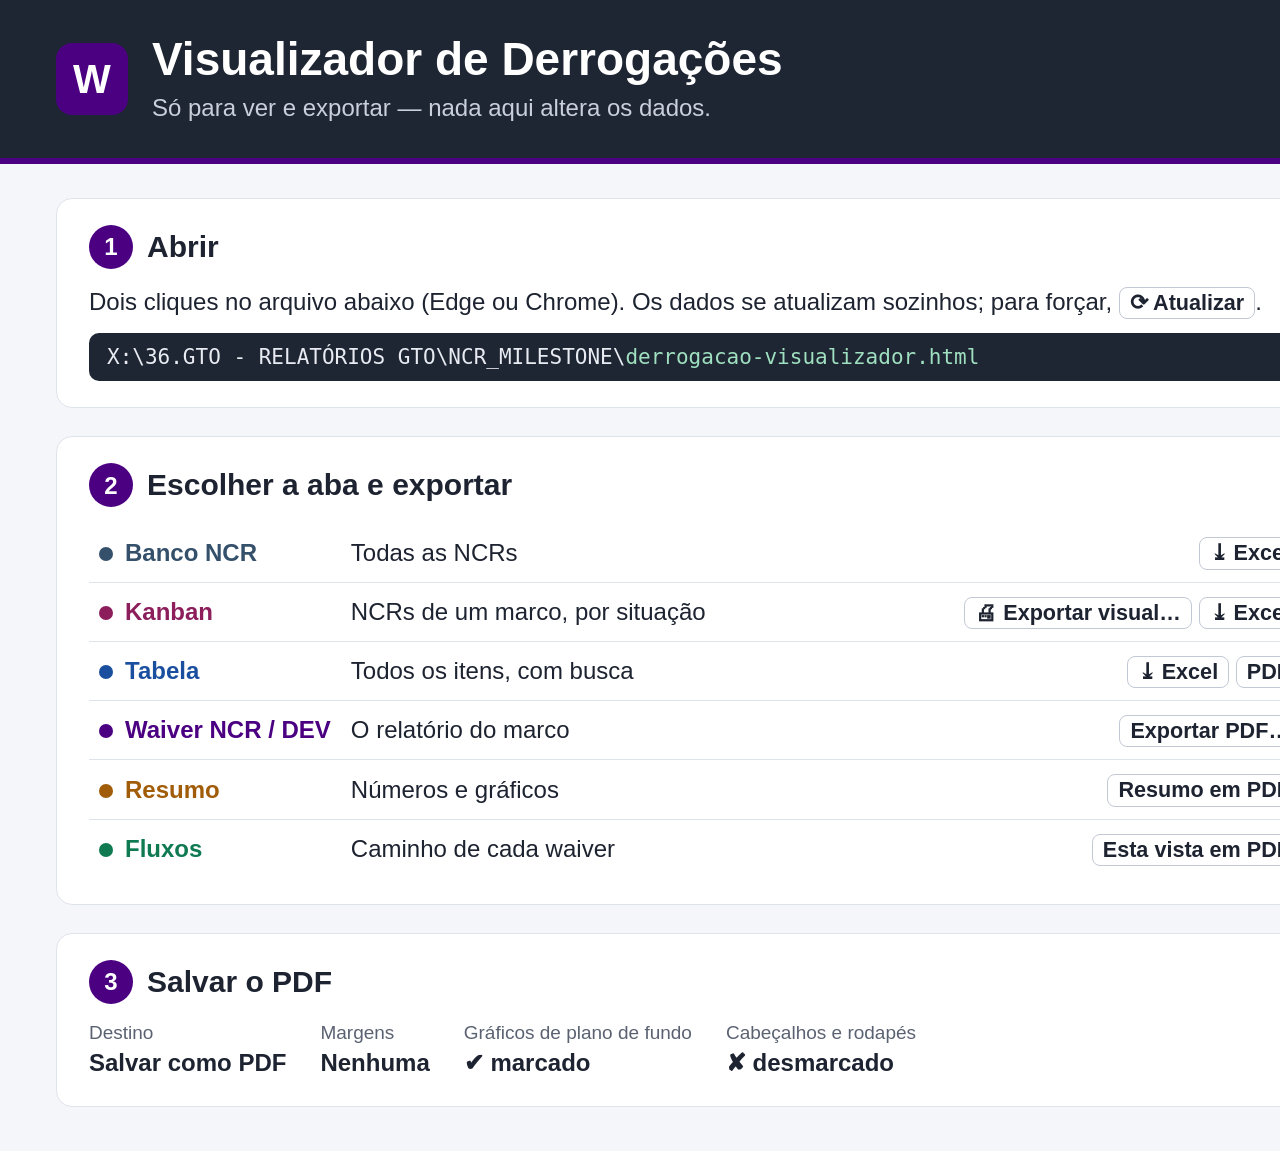
<file: docs/visualizador-guia.html>
<!doctype html>
<html lang="pt-BR">
<head>
<meta charset="utf-8">
<title>Visualizador — guia rápido</title>
<!-- Fonte do docs/visualizador-guia.png. Para regerar a imagem depois de
     editar este arquivo: node tools/guia-png.js -->
<style>
  :root { --tinta: #1d2330; --suave: #5a6272; --linha: #dfe3ea; --fundo: #f4f6f9;
    --topo: #1f2633; --roxo: #4B0082; }
  * { box-sizing: border-box; }
  body { margin: 0; background: var(--fundo); color: var(--tinta);
    font: 24px/1.4 "Segoe UI", "Inter", "Helvetica Neue", Arial, sans-serif; }
  .folha { width: 1400px; padding-bottom: 44px; }

  .cab { background: var(--topo); color: #fff; padding: 34px 56px; display: flex;
    align-items: center; gap: 24px; border-bottom: 6px solid var(--roxo); }
  .logo { width: 72px; height: 72px; border-radius: 16px; background: var(--roxo); flex: none;
    display: grid; place-items: center; font-weight: 800; font-size: 40px; }
  .cab h1 { margin: 0; font-size: 46px; line-height: 1.1; }
  .cab p { margin: 6px 0 0; color: #c9cfdb; }

  .corpo { padding: 34px 56px 0; display: grid; gap: 28px; }
  .bloco { background: #fff; border: 1px solid var(--linha); border-radius: 16px; padding: 26px 32px; }
  h2 { margin: 0 0 16px; font-size: 30px; display: flex; align-items: center; gap: 14px; }
  h2 .n { width: 44px; height: 44px; border-radius: 50%; background: var(--roxo); color: #fff;
    display: grid; place-items: center; font-size: 24px; flex: none; }
  p { margin: 0; }
  .btn { display: inline-block; border: 1px solid #c3c9d4; background: #fff; border-radius: 8px;
    padding: 0 10px; font-weight: 600; white-space: nowrap; font-size: .9em; }
  .pasta { margin-top: 14px; background: var(--topo); color: #e8ebf2; border-radius: 10px;
    padding: 12px 18px; font: 21px Consolas, "Cascadia Mono", "DejaVu Sans Mono", monospace; }
  .pasta em { color: #9fe0c0; font-style: normal; }

  table { width: 100%; border-collapse: collapse; }
  td { padding: 12px 10px; border-top: 1px solid var(--linha); vertical-align: middle; }
  tr:first-child td { border-top: 0; }
  td.aba { font-weight: 700; color: var(--c); white-space: nowrap; width: 250px; }
  td.aba::before { content: ""; display: inline-block; width: 14px; height: 14px; border-radius: 50%;
    background: var(--c); margin-right: 12px; }
  td.exp { text-align: right; white-space: nowrap; }

  .pdf { display: flex; gap: 14px 34px; flex-wrap: wrap; font-weight: 600; }
  .pdf span small { display: block; font-weight: 400; color: var(--suave); font-size: 19px; }
</style>
</head>
<body>
<div class="folha">

  <header class="cab">
    <div class="logo">W</div>
    <div>
      <h1>Visualizador de Derrogações</h1>
      <p>Só para ver e exportar — nada aqui altera os dados.</p>
    </div>
  </header>

  <div class="corpo">

    <section class="bloco">
      <h2><span class="n">1</span> Abrir</h2>
      <p>Dois cliques no arquivo abaixo (Edge ou Chrome). Os dados se atualizam sozinhos; para forçar, <span class="btn">⟳ Atualizar</span>.</p>
      <div class="pasta">X:\36.GTO - RELATÓRIOS GTO\NCR_MILESTONE\<em>derrogacao-visualizador.html</em></div>
    </section>

    <section class="bloco">
      <h2><span class="n">2</span> Escolher a aba e exportar</h2>
      <table>
        <tr><td class="aba" style="--c:#34506b">Banco NCR</td><td>Todas as NCRs</td><td class="exp"><span class="btn">⤓ Excel</span></td></tr>
        <tr><td class="aba" style="--c:#8b1e5b">Kanban</td><td>NCRs de um marco, por situação</td><td class="exp"><span class="btn">🖨 Exportar visual…</span> <span class="btn">⤓ Excel</span></td></tr>
        <tr><td class="aba" style="--c:#1a4fa0">Tabela</td><td>Todos os itens, com busca</td><td class="exp"><span class="btn">⤓ Excel</span> <span class="btn">PDF</span></td></tr>
        <tr><td class="aba" style="--c:#4B0082">Waiver NCR / DEV</td><td>O relatório do marco</td><td class="exp"><span class="btn">Exportar PDF…</span></td></tr>
        <tr><td class="aba" style="--c:#a15c07">Resumo</td><td>Números e gráficos</td><td class="exp"><span class="btn">Resumo em PDF</span></td></tr>
        <tr><td class="aba" style="--c:#0f7a52">Fluxos</td><td>Caminho de cada waiver</td><td class="exp"><span class="btn">Esta vista em PDF</span></td></tr>
      </table>
    </section>

    <section class="bloco">
      <h2><span class="n">3</span> Salvar o PDF</h2>
      <div class="pdf">
        <span><small>Destino</small>Salvar como PDF</span>
        <span><small>Margens</small>Nenhuma</span>
        <span><small>Gráficos de plano de fundo</small>✔ marcado</span>
        <span><small>Cabeçalhos e rodapés</small>✘ desmarcado</span>
      </div>
    </section>

  </div>
</div>
</body>
</html>
</file>
<file: assets/css/app.css>
/* ==========================================================================
   app.css — interface do editor
   ========================================================================== */

:root {
  --bg:        #eef0f3;
  --bg-2:      #e5e8ed;

  /* cromo da aplicação: cinza-ardósia, neutro de propósito — a cor forte
     fica reservada ao que representa o documento */
  --chrome:    #232c3a;
  --chrome-br: #161e29;
  --panel:     #ffffff;
  --ink:       #14161c;
  --ink-2:     #3d4351;
  --muted:     #5f6577;   /* 4,5:1 sobre o branco — WCAG 1.4.3 AA */
  --line:      #dcdfe5;
  --line-2:    #eceef2;

  --accent:    #4B0082;
  --accent-hi: #63009e;
  --accent-dk: #2e0050;
  --accent-sf: #f3ecfb;
  --accent-br: #d6c3ee;

  --danger:    #b42318;
  --danger-sf: #fdf2f1;
  --danger-br: #f2c7c2;
  --ok:        #067647;
  --ok-sf:     #e9f7f0;
  --ok-br:     #b3e0ca;
  --warn:      #a15c07;
  --warn-sf:   #fdf4e3;
  --warn-br:   #f0d8a8;

  --radius:    8px;
  --radius-sm: 6px;
  --sh-1: 0 1px 2px rgba(20, 22, 28, .07);
  --sh-2: 0 3px 12px rgba(20, 22, 28, .10);
  --sh-3: 0 16px 44px rgba(20, 22, 28, .22);

  /* cor da aba aberta — tinge a barra lateral, os realces e o item ativo */
  --kind:    var(--accent);
  --kind-sf: var(--accent-sf);
  --kind-br: var(--accent-br);
}

/* cada categoria tem a sua cor, para não haver dúvida de onde se está */
body[data-kind="dev"]    { --kind: #0e7490; --kind-sf: #e4f3f8; --kind-br: #b9dce8; }
body[data-kind="resumo"] { --kind: #a15c07; --kind-sf: #fdf4e3; --kind-br: #f0d8a8; }
body[data-kind="fluxos"] { --kind: #0f7a52; --kind-sf: #e8f6f0; --kind-br: #b6e0cf; }
body[data-kind="conversa"] { --kind: #7a4b0f; --kind-sf: #f7efe6; --kind-br: #e2c9ad; }
body[data-kind="tabela"] { --kind: #1a4fa0; --kind-sf: #e8eefb; --kind-br: #bdcdec; }
body[data-kind="banco"]  { --kind: #34506b; --kind-sf: #e9eef4; --kind-br: #c3d0de; }
body[data-kind="kanban"] { --kind: #8b1e5b; --kind-sf: #fbeef5; --kind-br: #eac3d7; }
body[data-kind="produtos"] { --kind: #5f6e08; --kind-sf: #f3f6df; --kind-br: #d3dd9c; }

* { box-sizing: border-box; }

/* o atributo hidden precisa vencer as regras de display abaixo */
[hidden] { display: none !important; }

html, body {
  height: 100%;
  margin: 0;
}

body {
  font-family: -apple-system, BlinkMacSystemFont, "Segoe UI", Roboto, Arial, sans-serif;
  font-size: 14px;
  color: var(--ink);
  background: var(--bg);
  display: flex;
  flex-direction: column;
}

.print-root { display: none; }

/* --- barra superior ----------------------------------------------------- */

.topbar {
  display: flex;
  align-items: center;
  gap: 10px 14px;
  flex-wrap: wrap;
  padding: 9px 16px;
  color: #fff;
  background: var(--chrome);
  border-bottom: 1px solid var(--chrome-br);
  position: relative;
  z-index: 30;
}

.brand {
  display: flex;
  align-items: center;
  gap: 9px;
  white-space: nowrap;
}
.brand-mark {
  display: grid;
  place-items: center;
  width: 29px;
  height: 29px;
  flex: 0 0 auto;
  border-radius: 6px;
  background: var(--accent);
  color: #fff;
  font-weight: 700;
  font-size: 15px;
}
.brand-text { display: flex; flex-direction: column; line-height: 1.15; }
.brand-text b { font-size: 15px; font-weight: 700; letter-spacing: .01em; }
.brand-text small { font-size: 11px; color: rgba(255, 255, 255, .5); }

.topbar-group { display: flex; align-items: center; gap: 8px; }

.topbar-field {
  display: flex;
  align-items: center;
  gap: 7px;
}
.topbar-field label {
  font-size: 11px;
  font-weight: 600;
  text-transform: uppercase;
  letter-spacing: .05em;
  color: rgba(255, 255, 255, .55);
  white-space: nowrap;
}
.topbar-field--grow { flex: 1 1 170px; min-width: 120px; }
.topbar-field select { width: auto; min-width: 152px; max-width: 260px; }
.topbar-field select:disabled { opacity: .55; cursor: not-allowed; }
/* por que o seletor está desabilitado, dito ao lado dele (e lido pelo leitor
   de tela: o select aponta para cá com aria-describedby) */
.topbar-nota {
  font-size: 11px;
  font-style: italic;
  color: rgba(255, 255, 255, .72);
  max-width: 190px;
  line-height: 1.25;
}
.topbar-spacer { flex: 1 1 auto; }

/* ações e estado andam juntos e sempre à direita — assim, quando a barra
   quebra em duas linhas, o conjunto desce inteiro em vez de se espalhar */
.topbar-right {
  display: flex;
  align-items: center;
  gap: 10px;
  margin-left: auto;
}
.topbar-actions {
  display: flex;
  align-items: center;
  gap: 7px;
}

.topbar-status {
  display: flex;
  flex-direction: column;
  align-items: flex-end;
  gap: 1px;
  min-width: 118px;
}
/* "⟳ Atualizar": um botão simples. O contador da atualização automática
   (só no visualizador) mora no ⋯ Mais — na barra ele mudava a cada segundo
   e chamava a atenção à toa. A falha pinta o botão, além da faixa de aviso. */
.topbar-atualiza { display: flex; align-items: center; }
.topbar-atualiza-btn.is-aviso { border-color: #f2cf8a; color: #f2cf8a; }
.topbar-atualiza-btn:disabled { opacity: .7; cursor: progress; }
/* a linha do contador no ⋯ Mais: informação, não botão */
.menu-info {
  display: flex;
  flex-direction: column;
  gap: 1px;
  padding: 7px 10px;
  font-size: 13px;
  color: var(--ink-2);
}
.menu-info small { font-size: 11px; color: var(--muted); font-variant-numeric: tabular-nums; }
.menu-info small.is-aviso { color: var(--warn); font-weight: 600; }
/* Com a pasta ligada, as abas Waiver NCR e DEV têm a barra mais cheia do
   programa (relatório, marco, pasta, atualização, ações e o salvo). Abaixo
   de uns 1760 px o subtítulo da marca sai, para ela continuar numa linha só
   por mais tempo — o nome continua, e no visualizador o selo "somente
   leitura" diz o que o subtítulo dizia. */
@media (max-width: 1760px) {
  .brand-text small { display: none; }
}
#saveState {
  font-size: 12px;
  font-weight: 600;
  color: rgba(255, 255, 255, .62);
  text-align: right;
}
#saveState[data-state="saving"] { color: #f2cf8a; }
#saveState[data-state="saved"]  { color: #86ccaa; }
#saveState[data-state="error"]  { color: #f0a79e; }
.edited-by {
  font-size: 11px;
  color: rgba(255, 255, 255, .45);
  max-width: 320px;
  overflow: hidden;
  text-overflow: ellipsis;
  white-space: nowrap;
}

/* --- controles ---------------------------------------------------------- */

input[type="text"],
input[type="search"],
select,
textarea {
  font: inherit;
  color: var(--ink);
  background: #fff;
  border: 1px solid var(--line);
  border-radius: var(--radius-sm);
  padding: 6px 9px;
  width: 100%;
}
textarea { resize: vertical; line-height: 1.5; }

/* Texto de fundo = exemplo do padrão. Menor e em itálico para nunca ser
   confundido com um valor já digitado. */
::placeholder {
  font-size: 12px;
  font-style: italic;
  color: #9aa1ad;
  opacity: 1;
}
input:focus, select:focus, textarea:focus {
  outline: 2px solid var(--kind);
  outline-offset: -1px;
}
.topbar input:focus, .topbar select:focus { outline-color: #fff; }

.btn {
  font: inherit;
  font-weight: 500;
  border: 1px solid var(--line);
  background: #fff;
  color: var(--ink-2);
  border-radius: var(--radius-sm);
  padding: 6px 12px;
  cursor: pointer;
  white-space: nowrap;
  box-shadow: var(--sh-1);
  transition: background .12s, border-color .12s, color .12s;
}
.btn:hover { background: #f4f5f9; border-color: #c9cedb; color: var(--ink); }
.btn:active { transform: translateY(1px); }

.btn--primary {
  background: var(--kind);
  border-color: var(--kind);
  color: #fff;
  font-weight: 600;
}
.btn--primary:hover { background: var(--accent-hi); border-color: var(--accent-hi); color: #fff; }
body[data-kind="dev"] .btn--primary:hover { background: #0b6079; border-color: #0b6079; }

/* botões sobre a barra escura */
.btn--onDark {
  background: rgba(255, 255, 255, .07);
  border-color: rgba(255, 255, 255, .22);
  color: rgba(255, 255, 255, .92);
  box-shadow: none;
}
.btn--onDark:hover { background: rgba(255, 255, 255, .15); border-color: rgba(255, 255, 255, .38); color: #fff; }

/* ação principal da barra: a única preenchida */
.btn--go {
  background: #fff;
  border-color: #fff;
  color: var(--chrome);
  font-weight: 700;
}
.btn--go:hover { background: #e6e9ee; border-color: #e6e9ee; color: var(--chrome); }

.btn--menu { padding-inline: 10px; letter-spacing: .06em; }

/* backup total: o caminho recomendado, destacado sem competir com o primário */
.btn--accent {
  border-color: var(--accent-br);
  color: var(--accent);
  background: var(--accent-sf);
  font-weight: 600;
}
.btn--accent:hover { background: #e9dcf8; border-color: var(--accent); color: var(--accent); }

.btn--quiet { color: var(--muted); border-style: dashed; box-shadow: none; }
.btn--quiet:hover { color: var(--ink); }

.btn--danger { color: var(--danger); border-color: var(--danger-br); background: #fff; }
.btn--danger:hover { background: var(--danger-sf); border-color: var(--danger); color: var(--danger); }
.btn--sm { padding: 4px 9px; font-size: 12px; }
.btn--icon { padding: 3px 7px; font-size: 12px; line-height: 1.4; }

.btn:disabled { opacity: .45; cursor: not-allowed; }
.btn:disabled:hover { background: var(--kind); }

/* --- corpo -------------------------------------------------------------- */

.layout {
  flex: 1;
  display: flex;
  min-height: 0;
}

.sidebar {
  width: 332px;
  flex: 0 0 332px;
  background: var(--bg-2);
  border-right: 1px solid #d3d7de;
  display: flex;
  flex-direction: column;
  min-height: 0;
}

/* Com cinco abas, largura igual para todas cortava o rótulo mais comprido
   ("Conversa"). Cada uma leva a largura do seu texto e divide a sobra; se um
   dia não couber, a fila quebra em duas linhas em vez de esconder alguma.
   Com as sete de hoje (e "Waiver NCR"/"Waiver DEV" por extenso) a letra é
   um pouco menor e o respiro lateral mais curto: assim elas cabem em duas
   linhas nos 332 px — Banco NCR, Kanban, Tabela e Waiver NCR na primeira. */
.tabs {
  display: flex;
  flex-wrap: wrap;
  background: var(--panel);
  border-bottom: 1px solid var(--line);
}
.tab {
  flex: 1 1 auto;
  min-width: 0;
  white-space: nowrap;
  font: inherit;
  font-weight: 700;
  font-size: 12px;
  letter-spacing: .01em;
  color: var(--muted);
  background: none;
  border: none;
  border-bottom: 3px solid transparent;
  padding: 11px 4px 9px;
  cursor: pointer;
  display: flex;
  align-items: center;
  justify-content: center;
  gap: 4px;
  transition: background .12s, color .12s;
}
.tab[data-kind="ncr"]    { --tab: #4B0082; --tab-sf: #f3ecfb; }
.tab[data-kind="dev"]    { --tab: #0e7490; --tab-sf: #e4f3f8; }
.tab[data-kind="resumo"] { --tab: #a15c07; --tab-sf: #fdf4e3; }
.tab[data-kind="fluxos"] { --tab: #0f7a52; --tab-sf: #e8f6f0; }
.tab[data-kind="tabela"] { --tab: #1a4fa0; --tab-sf: #e8eefb; }
.tab[data-kind="conversa"] { --tab: #7a4b0f; --tab-sf: #f7efe6; }
.tab[data-kind="banco"]  { --tab: #34506b; --tab-sf: #e9eef4; }
.tab[data-kind="kanban"] { --tab: #8b1e5b; --tab-sf: #fbeef5; }
.tab[data-kind="produtos"] { --tab: #5f6e08; --tab-sf: #f3f6df; }
.tab:hover { background: var(--tab-sf); color: var(--tab); }
.tab[aria-selected="true"] {
  color: var(--tab);
  border-bottom-color: var(--tab);
  background: var(--tab-sf);
}
/* Cada área tem a sua cor (pedido do Bruno: saber de relance onde se está).
   Discreta: um ponto antes do nome, sempre à vista; a aba aberta ganha o
   fundo, o texto e a barra na cor. A cor nunca é o único sinal — o nome
   está escrito, a aba aberta tem barra e fundo, e o leitor de tela ouve
   "selecionada" (aria-selected). */
.tab::before {
  content: '';
  flex: 0 0 auto;
  width: 7px;
  height: 7px;
  border-radius: 50%;
  background: var(--tab, var(--muted));
}
.tab:focus-visible { outline: 2px solid var(--tab, var(--kind)); outline-offset: -3px; }
/* a mesma cor numa faixa fina no alto da área aberta */
.editor { border-top: 3px solid var(--kind); }
.tab-count {
  font-size: 11px;
  font-weight: 700;
  background: #e3e6ee;
  color: #575e6e;
  border-radius: 9px;
  padding: 1px 5px;
  min-width: 19px;
}
.tab[aria-selected="true"] .tab-count { background: var(--tab); color: #fff; }
/* Recado não lido: um ponto no canto, fora da fila. Um número ali dentro
   aumentaria a aba e faria a fila inteira quebrar de linha quando chegasse
   mensagem — a contagem exata fica na dica e na lista de canais. */
.tab { position: relative; }
.tab-ponto {
  position: absolute;
  top: 7px;
  right: 7px;
  width: 8px;
  height: 8px;
  border-radius: 50%;
  background: var(--tab);
}

.badge {
  font-size: 11px;
  font-weight: 700;
  text-transform: uppercase;
  letter-spacing: .04em;
  background: var(--kind-sf);
  color: var(--kind);
  border: 1px solid var(--kind-br);
  border-radius: 10px;
  padding: 2px 9px;
}

.sidebar-body { display: flex; flex-direction: column; min-height: 0; flex: 1; }

.sidebar-head {
  padding: 11px 12px;
  background: var(--panel);
  border-bottom: 1px solid var(--line);
  box-shadow: var(--sh-1);
  display: flex;
  flex-direction: column;
  gap: 9px;
}
.sidebar-head-row {
  display: flex;
  align-items: center;
  justify-content: space-between;
  gap: 8px;
  flex-wrap: wrap;
}
.sidebar-head-row h2 {
  margin: 0;
  font-size: 12px;
  font-weight: 700;
  text-transform: uppercase;
  letter-spacing: .06em;
  color: var(--kind);
  display: flex;
  align-items: center;
  gap: 7px;
}
.sidebar-head-row h2::before {
  content: '';
  width: 9px;
  height: 9px;
  border-radius: 3px;
  background: var(--kind);
}
/* Quatro botões nos 332px da barra: o respiro lateral encolhe para caberem
   na mesma linha, e mesmo assim a fila pode quebrar — o que não pode é
   escorrer por cima do editor e deixar o botão inalcançável. */
.sidebar-head-actions { display: flex; gap: 4px; flex-wrap: wrap; justify-content: flex-end; }
.sidebar-head-actions .btn { padding-left: 8px; padding-right: 8px; }

.ncr-list {
  list-style: none;
  margin: 0;
  padding: 9px 10px 16px;
  overflow-y: auto;
  flex: 1;
  display: flex;
  flex-direction: column;
  gap: 6px;
}
.ncr-item {
  position: relative;
  background: var(--panel);
  border: 1px solid var(--line);
  border-left: 4px solid #c9cedb;
  border-radius: var(--radius-sm);
  box-shadow: var(--sh-1);
  padding: 8px 10px;
  cursor: pointer;
  display: flex;
  gap: 9px;
  align-items: flex-start;
  transition: box-shadow .12s, border-color .12s, transform .08s;
}
.ncr-item:hover { box-shadow: var(--sh-2); border-color: #bfc5d4; }
.ncr-item[aria-current="true"] {
  background: var(--kind-sf);
  border-color: var(--kind-br);
  border-left-color: var(--kind);
  box-shadow: var(--sh-2);
}
/* o trilho à esquerda é a cor da situação do item */
.ncr-item { border-left-color: var(--st, #c9cedb); }
.ncr-item[aria-current="true"] { border-left-color: var(--st, var(--kind)); }
.ncr-item.is-dragover { border-top: 2px solid var(--kind); }
.ncr-item-num {
  font-size: 11px;
  font-weight: 700;
  color: var(--muted);
  background: #eef0f6;
  border-radius: 5px;
  min-width: 21px;
  text-align: center;
  padding: 2px 3px;
  flex: 0 0 auto;
}
.ncr-item[aria-current="true"] .ncr-item-num { background: #fff; color: var(--kind); }
.ncr-item-main { min-width: 0; flex: 1; }
.ncr-item-id {
  font-weight: 700;
  font-size: 13px;
  word-break: break-all;
  line-height: 1.3;
}
.ncr-item-sub {
  font-size: 12px;
  color: var(--muted);
  overflow: hidden;
  text-overflow: ellipsis;
  white-space: nowrap;
  margin-top: 1px;
}
.ncr-item-badge {
  display: flex;
  gap: 5px;
  align-items: center;
  font-size: 11px;
  color: var(--muted);
  white-space: nowrap;
  padding-top: 2px;
}
.ncr-item.is-done .ncr-item-id { color: var(--ok); }
.done-tick {
  color: #fff;
  background: var(--ok);
  font-weight: 700;
  font-size: 10px;
  line-height: 1;
  border-radius: 20px;
  padding: 3px 5px;
}
.touch-dot { color: var(--accent); font-size: 9px; line-height: 1; }
.status-dot {
  width: 9px;
  height: 9px;
  border-radius: 50%;
  background: var(--st, #c9cedb);
  flex: 0 0 auto;
  display: inline-block;
}

.sidebar-empty {
  margin: 14px 12px;
  padding: 22px 16px;
  color: var(--muted);
  font-size: 13px;
  text-align: center;
  line-height: 1.55;
  background: var(--panel);
  border: 1px dashed var(--line);
  border-radius: var(--radius);
}

/* --- editor ------------------------------------------------------------- */

.editor {
  flex: 1;
  min-width: 0;
  display: flex;
  flex-direction: column;
  background: var(--bg);
}

.editor-scroll {
  flex: 1;
  overflow-y: auto;
  padding: 20px 24px 64px;
}

.editor-empty {
  margin: auto;
  max-width: 470px;
  text-align: center;
  color: var(--muted);
  line-height: 1.6;
  padding: 34px 26px;
  background: var(--panel);
  border: 1px solid var(--line);
  border-top: 2px solid var(--kind);
  border-radius: var(--radius);
  box-shadow: var(--sh-2);
}
.editor-empty p:first-child { font-size: 15px; font-weight: 600; color: var(--ink); }

.card {
  background: var(--panel);
  border: 1px solid var(--line);
  border-top: 2px solid var(--card-color, var(--kind));
  border-radius: var(--radius);
  box-shadow: var(--sh-1);
  padding: 0 0 16px;
  margin: 0 auto 16px;
  max-width: 980px;
}
.card > h3 {
  margin: 0 0 14px;
  padding: 11px 16px;
  font-size: 12px;
  font-weight: 700;
  text-transform: uppercase;
  letter-spacing: .05em;
  color: var(--ink-2);
  background: var(--card-tint, #f7f8fc);
  border-bottom: 1px solid var(--line-2);
  border-radius: 0;
  display: flex;
  align-items: center;
  gap: 9px;
}
.card > *:not(h3) { margin-inline: 16px; }
/* botões dentro do cabeçalho do cartão não herdam o caixa-alta do título */
.card > h3 .btn { text-transform: none; letter-spacing: 0; font-weight: 500; }
.card > h3 .swatch {
  width: 14px;
  height: 14px;
  border: 1px solid rgba(0, 0, 0, .22);
  border-radius: 3px;
  flex: 0 0 auto;
}

.grid { display: grid; gap: 13px; }
.grid--3 { grid-template-columns: 2fr 1fr 2fr; }
.grid--2 { grid-template-columns: 1fr 1fr; }

.field { display: flex; flex-direction: column; gap: 4px; min-width: 0; }
.field > label {
  font-size: 12px;
  font-weight: 600;
  color: var(--ink-2);
}
.field > .hint { font-size: 11px; color: var(--muted); line-height: 1.45; }
.field-check {
  display: flex;
  align-items: center;
  gap: 8px;
  font-size: 13px;
  font-weight: 600;
  color: var(--ink-2);
  cursor: pointer;
}

.stack { display: flex; flex-direction: column; gap: 10px; }

/* --- listas de linhas (certificados) ------------------------------------ */

.row-list { display: flex; flex-direction: column; gap: 6px; }
.row-line { display: flex; gap: 6px; align-items: center; }

/* --- evidências --------------------------------------------------------- */

.evid-page {
  border: 1px solid var(--line);
  border-left: 3px solid var(--kind-br);
  border-radius: var(--radius-sm);
  padding: 12px;
  margin-bottom: 12px;
  background: #f8f9fd;
}
.evid-page-head {
  display: flex;
  gap: 8px;
  align-items: center;
  margin-bottom: 10px;
}
.evid-page-head .field { flex: 1; }

.evid-drop {
  border: 1.5px dashed #c4cad9;
  border-radius: var(--radius-sm);
  padding: 15px;
  text-align: center;
  color: var(--muted);
  font-size: 13px;
  cursor: pointer;
  background: #fff;
}
.evid-drop:hover { border-color: var(--kind); color: var(--kind); }
.evid-drop.is-over { border-color: var(--kind); background: var(--kind-sf); color: var(--kind); }

.evid-thumbs {
  display: grid;
  grid-template-columns: repeat(auto-fill, minmax(150px, 1fr));
  gap: 10px;
  margin-bottom: 10px;
}
.evid-thumb {
  border: 1px solid var(--line);
  border-radius: var(--radius-sm);
  background: #fff;
  box-shadow: var(--sh-1);
  padding: 6px;
  display: flex;
  flex-direction: column;
  gap: 6px;
}
.evid-thumb img {
  width: 100%;
  height: 110px;
  object-fit: contain;
  background: #eef0f6;
  border-radius: 4px;
}
.evid-thumb-actions { display: flex; gap: 4px; justify-content: center; }
.evid-thumb input { font-size: 12px; padding: 4px 6px; }

/* --- menu ⋯ -------------------------------------------------------------- */

.menu { position: relative; }
.menu-pop {
  position: absolute;
  right: 0;
  top: calc(100% + 8px);
  z-index: 40;
  width: 296px;
  background: var(--panel);
  color: var(--ink);
  border: 1px solid var(--line);
  border-radius: 10px;
  box-shadow: var(--sh-3);
  padding: 6px;
}
.menu-pop::before {
  content: '';
  position: absolute;
  right: 16px;
  top: -6px;
  width: 11px;
  height: 11px;
  background: var(--panel);
  border-left: 1px solid var(--line);
  border-top: 1px solid var(--line);
  transform: rotate(45deg);
}
.menu-title {
  display: flex;
  flex-direction: column;
  gap: 1px;
  font-size: 10px;
  font-weight: 800;
  text-transform: uppercase;
  letter-spacing: .07em;
  color: var(--accent);
  padding: 12px 8px 5px;
  border-top: 1px solid var(--line-2);
  margin-top: 6px;
}
.menu-pop > .menu-title:first-child { border-top: none; margin-top: 0; padding-top: 8px; }
.menu-title small {
  font-size: 11px;
  font-weight: 400;
  text-transform: none;
  letter-spacing: 0;
  color: var(--muted);
}

.menu-sep {
  height: 1px;
  background: var(--line-2);
  margin: 6px 8px;
}

.menu-item {
  display: flex;
  flex-direction: column;
  align-items: flex-start;
  gap: 1px;
  width: 100%;
  font: inherit;
  text-align: left;
  background: none;
  border: none;
  border-radius: var(--radius-sm);
  padding: 8px 9px;
  cursor: pointer;
  color: var(--ink);
}
.menu-item:hover { background: #f1f2f7; }
a.menu-item { text-decoration: none; }
.menu-item small { font-size: 11px; color: var(--muted); font-weight: 400; }
.menu-item--accent {
  color: var(--accent);
  font-weight: 700;
  background: var(--accent-sf);
  border: 1px solid var(--accent-br);
}
.menu-item--accent:hover { background: #e9dcf8; }
.menu-item--accent small { color: #7a5aa0; }
.menu-item--warn { color: #8a5a00; background: var(--warn-sf); border: 1px solid var(--warn-br); }
.menu-item--warn:hover { background: #fbecd0; }
.menu-item--warn small { color: #96702e; }
.menu-item--danger { color: var(--danger); }
.menu-item--danger:hover { background: var(--danger-sf); }

/* rodapé do menu: estado, não ação — por isso destoa das linhas de cima */
.menu-foot {
  display: flex;
  align-items: center;
  justify-content: space-between;
  gap: 8px;
  font: inherit;
  font-size: 12px;
  text-align: left;
  background: #f5f6fa;
  border: none;
  border-top: 1px solid var(--line-2);
  padding: 9px 10px;
  margin: 8px -6px 0;
  width: calc(100% + 12px);
  cursor: pointer;
  color: var(--ink);
}
.menu-foot:hover { background: #ebedf4; }
.menu-foot-who { font-weight: 600; overflow: hidden; text-overflow: ellipsis; white-space: nowrap; }
.menu-foot-act { color: var(--accent); font-weight: 600; flex: 0 0 auto; }

.menu-version {
  font-size: 10px;
  color: #9aa0ae;
  text-align: center;
  padding: 6px 0 3px;
  margin: 0 -6px -6px;
  background: #f5f6fa;
  border-radius: 0 0 9px 9px;
}

/* chama a atenção enquanto o nome não estiver definido */
.btn--nudge { border-color: #d8b877; background: rgba(216, 184, 119, .16); color: #fff; }

/* --- pasta compartilhada -------------------------------------------------- */

.pasta-chip {
  display: flex;
  align-items: center;
  gap: 6px;
  font: inherit;
  font-size: 12px;
  font-weight: 600;
  white-space: nowrap;
  border-radius: 20px;
  padding: 5px 12px;
  cursor: pointer;
  border: 1px solid rgba(255, 255, 255, .22);
  background: rgba(255, 255, 255, .07);
  color: rgba(255, 255, 255, .92);
}
.pasta-chip:hover { background: rgba(255, 255, 255, .16); }
.pasta-chip[data-estado="on"] { border-color: rgba(134, 204, 170, .5); color: #9fdcc0; }
.pasta-chip[data-estado="sincronizando"] { color: #f2cf8a; border-color: rgba(242, 207, 138, .45); }
.pasta-chip[data-estado="permissao"] { background: #d8b877; border-color: #d8b877; color: #3a2a00; }
.pasta-chip[data-estado="erro"] { background: rgba(240, 167, 158, .18); border-color: rgba(240, 167, 158, .5); color: #f0a79e; }

.pasta-estado {
  font-size: 13px !important;
  border-left: 3px solid var(--line);
  border-radius: 0 var(--radius-sm) var(--radius-sm) 0;
  padding: 8px 11px;
  background: #f5f6fa;
}
.pasta-estado[data-estado="on"]  { border-left-color: var(--ok); background: var(--ok-sf); color: #14603f !important; }
.pasta-estado[data-estado="permissao"],
.pasta-estado[data-estado="erro"] { border-left-color: #d9a441; background: var(--warn-sf); color: #6b4400 !important; }

.pasta-linha {
  display: flex;
  align-items: center;
  gap: 9px;
  flex-wrap: wrap;
  border: 1px solid var(--line);
  border-radius: var(--radius-sm);
  padding: 10px 12px;
  margin-bottom: 14px;
  background: #fbfcfe;
}
.pasta-linha-rot { font-size: 12px; color: var(--muted); }
.pasta-linha strong { flex: 1; min-width: 90px; word-break: break-all; }

/* --- histórico da pasta --------------------------------------------------- */

.hist-box {
  border: 1px solid var(--line);
  border-radius: var(--radius-sm);
  padding: 10px 12px;
  margin-top: 14px;
  background: #fbfcfe;
  max-height: 220px;
  overflow-y: auto;
}
.hist-titulo {
  font-size: 11px;
  font-weight: 700;
  text-transform: uppercase;
  letter-spacing: .05em;
  color: var(--accent);
  margin-bottom: 8px;
}
.hist-carregando { font-size: 12px; color: var(--muted); font-style: italic; }
.hist-linha {
  display: flex;
  align-items: center;
  gap: 10px;
  font-size: 13px;
  padding: 4px 0;
  border-top: 1px solid var(--line-2);
}
.hist-linha:first-of-type { border-top: none; }
.hist-quando { font-weight: 600; flex: 0 0 auto; }
.hist-quem { flex: 1; min-width: 0; color: var(--muted); overflow: hidden; text-overflow: ellipsis; white-space: nowrap; }

/* --- lembrete de backup -------------------------------------------------- */

.notice {
  display: flex;
  align-items: center;
  gap: 12px;
  flex-wrap: wrap;
  padding: 10px 16px;
  background: var(--warn-sf);
  border-bottom: 1px solid var(--warn-br);
  border-left: 4px solid #e0a03c;
  font-size: 13px;
  color: #6b4400;
}
.notice span { flex: 1; min-width: 240px; }

/* O aviso da pasta de dados não é advertência: é o caminho de onde fica o
   banco, para ser lido e colado na janela do Windows. */
.notice--pasta {
  background: var(--kind-sf, #eef2fb);
  border-bottom-color: var(--kind-br, #c7d3ec);
  border-left-color: var(--kind, #1a4fa0);
  color: #23324d;
}
.notice-caminho {
  flex: 0 1 auto;
  min-width: 0;
  max-width: 100%;
  overflow-wrap: anywhere;
  font: 600 12px/1.5 Consolas, "Courier New", monospace;
  background: #fff;
  border: 1px solid var(--line);
  border-radius: var(--radius-sm);
  padding: 3px 7px;
}
.pasta-caminho-acoes { display: flex; gap: 6px; margin-top: 6px; flex-wrap: wrap; }

/* --- ordem das páginas ---------------------------------------------------- */

.ordem-row {
  display: flex;
  align-items: center;
  gap: 7px;
  font-size: 12px;
  color: var(--muted);
}
.ordem-row label { flex: 0 0 auto; font-weight: 600; }
.ordem-row select { flex: 1; min-width: 0; padding: 4px 6px; font-size: 12px; }

/* --- progresso na lista -------------------------------------------------- */

.progress-row {
  display: flex;
  align-items: center;
  justify-content: space-between;
  gap: 8px;
  font-size: 12px;
  color: var(--muted);
}
.progress-row #progressText { font-weight: 600; }
.progress-row.is-complete #progressText { color: var(--ok); }
.progress-toggle {
  display: flex;
  align-items: center;
  gap: 5px;
  cursor: pointer;
  white-space: nowrap;
}
.progress-toggle input { width: auto; accent-color: var(--kind); }

/* --- mesclagem de arquivos ------------------------------------------------ */

.mg-origin {
  font-size: 12px !important;
  color: var(--accent) !important;
  background: var(--accent-sf);
  border-left: 3px solid var(--accent);
  border-radius: 0 var(--radius-sm) var(--radius-sm) 0;
  padding: 8px 11px;
}
.mg-match {
  font-size: 12px !important;
  color: #6b4400 !important;
  background: var(--warn-sf);
  border-left: 3px solid #d9a441;
  border-radius: 0 var(--radius-sm) var(--radius-sm) 0;
  padding: 8px 11px;
}
.mg-tag {
  font-size: 10px;
  font-weight: 700;
  text-transform: uppercase;
  letter-spacing: .04em;
  color: #6b4400;
  background: #f7e6c4;
  border-radius: 9px;
  padding: 2px 8px;
  flex: 0 0 auto;
}

.mg-fila {
  font-size: 12px;
  font-weight: 600;
  color: var(--accent);
  background: var(--accent-sf);
  border-radius: var(--radius-sm);
  padding: 7px 10px;
  margin: 0 0 10px;
}

.mg-box { max-height: 330px; overflow-y: auto; }
.mg-group { margin-bottom: 14px; }
.mg-group-head { display: flex; flex-direction: column; gap: 1px; margin-bottom: 6px; }
.mg-group-head strong { font-size: 13px; }
.mg-group-sub { font-size: 11px; color: var(--muted); }

.mg-row {
  display: flex;
  align-items: center;
  gap: 8px;
  padding: 7px 9px;
  border: 1px solid var(--line);
  border-radius: var(--radius-sm);
  margin-bottom: 5px;
  font-size: 13px;
  cursor: pointer;
  background: #fff;
}
.mg-row:hover { background: #f6f7fb; }
.mg-row input { accent-color: var(--accent); }
.mg-row--conflict {
  flex-direction: column;
  align-items: stretch;
  gap: 6px;
  cursor: default;
  border-color: var(--warn-br);
  border-left: 3px solid #e0a03c;
  background: var(--warn-sf);
}
.mg-conflict-head { display: flex; align-items: center; gap: 8px; }
.mg-label { flex: 1; min-width: 0; font-weight: 600; overflow: hidden; text-overflow: ellipsis; white-space: nowrap; }
.mg-who { font-size: 11px; color: var(--muted); flex: 0 0 auto; }

.mg-choices { display: flex; flex-direction: column; gap: 3px; padding-left: 4px; }
.mg-choice { display: flex; align-items: center; gap: 7px; cursor: pointer; font-size: 12px; }
.mg-choice input { width: auto; }
.mg-choice span span { display: block; }
.mg-choice-name { font-weight: 600; }

.mg-none { color: var(--ok) !important; font-weight: 600; }

/* --- alterações da sessão ------------------------------------------------ */

.session-info {
  display: flex;
  align-items: center;
  justify-content: space-between;
  gap: 8px;
  font-size: 12px;
  font-weight: 600;
  color: #6b4400;
  background: var(--warn-sf);
  border: 1px solid var(--warn-br);
  border-radius: var(--radius-sm);
  padding: 5px 6px 5px 9px;
}

.done-bar-who { color: var(--kind) !important; font-weight: 600; }

.sess-list-box { max-height: 340px; overflow-y: auto; }
.sess {
  border: 1px solid var(--line);
  border-radius: var(--radius-sm);
  padding: 10px 12px;
  margin-bottom: 8px;
}
.sess--current { border-color: var(--accent-br); border-left: 3px solid var(--accent); background: #fcfaff; }
.sess-head {
  display: flex;
  align-items: center;
  gap: 8px;
  flex-wrap: wrap;
  margin-bottom: 6px;
}
.sess-when { font-size: 12px; color: var(--muted); }
.sess-empty { font-size: 12px; color: var(--muted); font-style: italic; }
.sess-list { list-style: none; margin: 0; padding: 0; }
.sess-list li {
  display: flex;
  align-items: center;
  gap: 8px;
  padding: 3px 0;
  font-size: 13px;
}
.sess-kind {
  font-size: 10px;
  font-weight: 700;
  color: var(--muted);
  border: 1px solid var(--line);
  border-radius: 4px;
  padding: 1px 5px;
  flex: 0 0 auto;
}
.sess-label { flex: 1; min-width: 0; overflow: hidden; text-overflow: ellipsis; white-space: nowrap; }
.sess-action { font-size: 11px; color: var(--muted); }
.sess-action--criou { color: var(--ok); }
.sess-action--excluiu { color: var(--danger); }

/* --- seções recolhíveis do formulário ------------------------------------ */

/* Cada bloco carrega a cor da faixa correspondente no PDF: bate o olho e sabe
   onde o texto vai sair. */
.sec {
  border: 1px solid var(--line);
  border-left: 4px solid var(--sec-color, var(--line));
  border-radius: var(--radius-sm);
  background: #fff;
  overflow: hidden;
}
.sec > summary {
  display: flex;
  align-items: center;
  gap: 6px;
  padding: 9px 11px;
  cursor: pointer;
  font-size: 12px;
  font-weight: 700;
  color: var(--ink-2);
  background: var(--sec-tint, #f7f8fc);
  list-style: none;
}
.sec > summary::-webkit-details-marker { display: none; }
.sec > summary::before {
  content: '▸';
  color: var(--muted);
  font-size: 10px;
  transition: transform .12s;
}
.sec[open] > summary::before { transform: rotate(90deg); }
.sec > summary:hover { filter: brightness(.97); }
.sec-name { flex: 0 0 auto; }
.sec-peek {
  font-weight: 400;
  font-size: 11px;
  color: var(--muted);
  overflow: hidden;
  text-overflow: ellipsis;
  white-space: nowrap;
  min-width: 0;
}
.sec[open] .sec-peek { display: none; }
.sec-peek.is-empty { font-style: italic; opacity: .75; }
.sec > .field { padding: 10px 11px 11px; }

/* --- barra de conclusão do item ----------------------------------------- */

.done-bar {
  display: flex;
  align-items: center;
  gap: 12px;
  flex-wrap: wrap;
  max-width: 980px;
  margin: 0 auto 40px;
  padding: 14px 16px;
  background: var(--panel);
  border: 1px solid var(--line);
  border-left: 4px solid var(--kind);
  border-radius: var(--radius);
  box-shadow: var(--sh-1);
}
.status-bar {
  flex-direction: column;
  align-items: stretch;
  gap: 12px;
  border-left-color: var(--st, var(--kind));
}
.status-row {
  display: flex;
  align-items: center;
  gap: 10px;
  flex-wrap: wrap;
}
.status-row > .btn { margin-left: auto; }

/* "Impresso e enviado aos responsáveis": controle da equipe, fora do PDF */
.impresso-row {
  display: flex;
  align-items: center;
  flex-wrap: wrap;
  gap: 6px 12px;
  padding: 8px 10px;
  border: 1px dashed var(--line);
  border-radius: 8px;
  font-size: 13px;
}
.impresso-row.is-on {
  border-style: solid;
  border-color: var(--ok-br);
  background: var(--ok-sf);
}
.impresso-check { display: inline-flex; align-items: center; gap: 6px; font-weight: 600; cursor: pointer; }
.impresso-check input { width: 16px; height: 16px; margin: 0; }
.impresso-quando { color: var(--muted); }
.impresso-row.is-on .impresso-quando { color: var(--ok); font-weight: 600; }
.impresso-nota { margin-left: auto; color: var(--muted); font-size: 12px; }
.impresso-dot { font-size: 11px; line-height: 1; }

.status-pick {
  display: flex;
  flex-wrap: wrap;
  gap: 6px;
}
.status-op {
  display: flex;
  align-items: center;
  gap: 7px;
  font: inherit;
  font-size: 13px;
  color: var(--ink-2);
  background: #fff;
  border: 1px solid var(--line);
  border-radius: 20px;
  padding: 6px 13px 6px 10px;
  cursor: pointer;
  white-space: nowrap;
  transition: border-color .12s, background .12s, color .12s;
}
.status-op:hover { border-color: var(--st); background: #fbfcfe; }
.status-op.is-on {
  border-color: var(--st);
  box-shadow: inset 0 0 0 1px var(--st);
  color: var(--ink);
  font-weight: 700;
}
.status-op .status-dot { width: 10px; height: 10px; }
.status-op.is-on .status-dot { width: 12px; height: 12px; }

.done-bar--done {
  background: var(--ok-sf);
  border-color: var(--ok-br);
  border-left-color: var(--ok);
}
.done-bar--done .done-bar-info strong { color: var(--ok); }
.done-bar-info { flex: 1; min-width: 220px; display: flex; flex-direction: column; gap: 2px; }
.done-bar-info strong { font-size: 14px; }
.done-bar-info span { font-size: 12px; color: var(--muted); }

/* --- escolha de relatórios na exportação -------------------------------- */

dialog.dlg--wide { max-width: 620px; }

.pick-list {
  max-height: 300px;
  overflow-y: auto;
  border: 1px solid var(--line);
  border-radius: var(--radius-sm);
  padding: 6px;
  margin-bottom: 10px;
  background: #fbfcfe;
}
.pick-group + .pick-group { margin-top: 10px; }
.pick-group-title {
  font-size: 11px;
  font-weight: 700;
  text-transform: uppercase;
  letter-spacing: .05em;
  color: var(--accent);
  padding: 5px 6px;
}
.pick-row {
  display: flex;
  align-items: center;
  gap: 10px;
  padding: 8px 9px;
  border-radius: var(--radius-sm);
  cursor: pointer;
  background: #fff;
  border: 1px solid var(--line-2);
  margin-bottom: 4px;
}
.pick-row:hover { background: var(--accent-sf); border-color: var(--accent-br); }
.pick-row input { accent-color: var(--accent); }
.pick-row.is-empty { opacity: .5; cursor: default; }
.pick-row.is-empty:hover { background: #fff; border-color: var(--line-2); }
.pick-row-main { flex: 1; min-width: 0; }
.pick-row-name { font-size: 13px; font-weight: 600; }
.pick-row-sub { font-size: 12px; color: var(--muted); }
.pick-tag {
  font-size: 10px;
  font-weight: 700;
  text-transform: uppercase;
  letter-spacing: .04em;
  background: var(--accent-sf);
  color: var(--accent);
  border: 1px solid var(--accent-br);
  border-radius: 9px;
  padding: 2px 8px;
}
.pick-tag--dev { background: #e4f3f8; color: #0e7490; border-color: #b9dce8; }
.pick-here { font-size: 11px; color: var(--muted); font-style: italic; flex: 0 0 auto; }
.pick-itens-btn { flex: 0 0 auto; }

/* a escolha de itens de um relatório: lista que abre sob a linha dele */
.pick-itens {
  margin: 0 0 6px 28px;
  padding: 6px 8px;
  border: 1px solid var(--line-2);
  border-radius: var(--radius-sm);
  background: #fff;
  max-height: 220px;
  overflow: auto;
}
.pick-itens-acoes { display: flex; gap: 6px; margin-bottom: 4px; }
.pick-item {
  display: flex;
  align-items: center;
  gap: 8px;
  padding: 3px 2px;
  font-size: 13px;
  cursor: pointer;
}
.pick-item input { accent-color: var(--accent); }
.pick-item-nome { flex: 1; min-width: 0; overflow-wrap: anywhere; }
.pick-item-sit { font-size: 11px; color: var(--muted); flex: 0 0 auto; }
.pick-item.is-fora { opacity: .45; }

.pick-summary { font-size: 13px; color: var(--muted); margin: 0 0 12px !important; }

.bk-file {
  font-size: 13px !important;
  font-weight: 600;
  color: var(--ok) !important;
  background: var(--ok-sf);
  border-left: 3px solid var(--ok);
  border-radius: 0 var(--radius-sm) var(--radius-sm) 0;
  padding: 9px 12px;
  word-break: break-all;
}

.dlg-tips { font-size: 13px; margin-top: 6px; }
.dlg-tips summary { cursor: pointer; color: var(--accent); font-weight: 600; }
.dlg-tips ol { margin-top: 8px; }

/* --- pré-visualização --------------------------------------------------- */

.preview {
  position: fixed;
  inset: 0;
  z-index: 50;
  background: #33353d;
  display: flex;
  flex-direction: column;
}
.preview-bar {
  display: flex;
  align-items: center;
  gap: 10px;
  padding: 8px 14px;
  background: var(--panel);
  border-bottom: 1px solid var(--line);
  flex-wrap: wrap;
}
.preview-bar .note { font-size: 12px; color: var(--muted); }
.preview-bar strong { color: var(--accent); }

/* --- diálogos ----------------------------------------------------------- */

dialog {
  border: none;
  border-top: 3px solid var(--accent);
  border-radius: 12px;
  padding: 0;
  max-width: 560px;
  width: calc(100% - 32px);
  color: var(--ink);
  box-shadow: var(--sh-3);
}
dialog::backdrop { background: rgba(24, 20, 34, .5); }
.dlg-body { padding: 18px 20px; }
.dlg-body h3 { margin: 0 0 12px; font-size: 17px; color: var(--accent); }
.dlg-body p  { margin: 0 0 12px; line-height: 1.55; color: var(--ink-2); }
.dlg-body ol { margin: 0 0 12px; padding-left: 20px; line-height: 1.7; }
.dlg-gaps {
  font-size: 13px;
  line-height: 1.5;
  border-left: 3px solid #e0a03c;
  background: var(--warn-sf);
  border-radius: 0 var(--radius-sm) var(--radius-sm) 0;
  padding: 10px 12px;
  margin-bottom: 14px;
  color: #6b4400;
}
.dlg-gaps--ok {
  border-left-color: var(--ok);
  background: var(--ok-sf);
  color: #14603f;
}
.dlg-gaps p { margin: 0 0 6px; color: inherit; }
.dlg-gaps a { color: var(--danger); }

.dlg-actions {
  display: flex;
  justify-content: flex-end;
  gap: 8px;
  padding: 12px 20px;
  border-top: 1px solid var(--line);
  background: #f7f8fc;
  border-radius: 0 0 12px 12px;
}
.dlg-actions .btn--primary { background: var(--accent); border-color: var(--accent); }
.dlg-actions .btn--primary:hover { background: var(--accent-hi); border-color: var(--accent-hi); }

/* --- aviso flutuante ---------------------------------------------------- */

.toast {
  position: fixed;
  left: 50%;
  bottom: 26px;
  transform: translateX(-50%);
  background: #1c1a22;
  color: #fff;
  padding: 11px 18px;
  border-radius: 22px;
  font-size: 13px;
  z-index: 100;
  box-shadow: 0 8px 26px rgba(0, 0, 0, .35);
}
.toast[hidden] { display: none; }
.toast { display: flex; align-items: center; gap: 12px; }
.toast-acao { background: #fff; color: #1c1a22; border-color: #fff; }

.evid-thumb-falta {
  display: flex;
  align-items: center;
  justify-content: center;
  height: 76px;
  font-size: 12px;
  color: var(--muted);
  background: var(--bg-2);
  border-radius: var(--radius-sm);
}

/* --- o item preso ao lado (lado.js) -------------------------------------- */

/* Terceira coluna do .layout, à direita do editor. Não entra dentro do
   <main>: assim o editor, com seus quatro painéis de aba, fica intocado. */
.lado {
  width: 420px;
  flex: 0 0 420px;
  display: flex;
  flex-direction: column;
  min-height: 0;
  background: var(--bg-2);
  border-left: 1px solid #d3d7de;
}
.lado-head {
  display: flex;
  align-items: flex-start;
  gap: 8px;
  padding: 10px 12px;
  border-bottom: 1px solid var(--line);
  background: #fff;
}
.lado-head-txt { display: flex; flex-direction: column; gap: 1px; min-width: 0; flex: 1; }
.lado-head-txt strong { font-size: 13.5px; overflow-wrap: anywhere; }
.lado-head-txt span { font-size: 11.5px; color: var(--muted); overflow-wrap: anywhere; }
.lado-head-acoes { display: flex; flex-wrap: wrap; gap: 4px; justify-content: flex-end; }
.lado-aviso {
  padding: 7px 12px;
  border-bottom: 1px solid var(--line);
  background: #fffbe9;
  color: #6b5a12;
  font-size: 11.5px;
  line-height: 1.5;
}
.lado-body { flex: 1; overflow-y: auto; padding: 12px 12px 48px; }

.lado-id {
  padding: 10px 12px;
  margin-bottom: 10px;
  border: 1px solid var(--line);
  border-left: 3px solid var(--fx, #4B0082);
  border-radius: 8px;
  background: #fff;
}
.lado-id-num { display: flex; align-items: center; gap: 8px; }
.lado-id-num strong { font-size: 14px; overflow-wrap: anywhere; }
.lado-etiqueta {
  padding: 1px 6px;
  border-radius: 999px;
  background: var(--fx, #4B0082);
  color: #fff;
  font-size: 10.5px;
  font-weight: 700;
  letter-spacing: .04em;
}
.lado-id-sub { margin-top: 2px; font-size: 12px; color: var(--ink-2); overflow-wrap: anywhere; }
.lado-id-tit { margin-top: 5px; font-size: 11.5px; color: var(--muted); overflow-wrap: anywhere; }
.lado-id-pe { display: flex; flex-wrap: wrap; align-items: center; gap: 8px; margin-top: 8px; }
.lado-chip {
  padding: 1px 8px;
  border: 1px solid var(--st, #9aa1ae);
  border-radius: 999px;
  color: var(--st, #9aa1ae);
  font-size: 11px;
  font-weight: 700;
}
.lado-quem { font-size: 11.5px; color: var(--muted); }

.lado-sec {
  margin-bottom: 10px;
  padding: 8px 10px 10px;
  border: 1px solid var(--line);
  border-left: 3px solid var(--sec-color, #d3d7de);
  border-radius: 8px;
  background: #fff;
}
.lado-sec-cab { display: flex; align-items: center; gap: 4px; margin-bottom: 5px; }
.lado-sec-nome {
  font-size: 11px;
  font-weight: 700;
  letter-spacing: .03em;
  text-transform: uppercase;
  color: var(--ink-2);
  overflow-wrap: anywhere;
}
.lado-copiar { margin-left: auto; flex: 0 0 auto; }
.lado-txt {
  margin: 0;
  font-size: 12.5px;
  line-height: 1.5;
  white-space: pre-wrap;
  overflow-wrap: anywhere;
}
.lado-txt--vazio { color: var(--muted); font-style: italic; }
.lado-par { display: flex; gap: 8px; margin-bottom: 4px; font-size: 12.5px; }
.lado-par-rot { flex: 0 0 46%; color: var(--muted); font-size: 11.5px; }
.lado-par-val { flex: 1; min-width: 0; overflow-wrap: anywhere; }
.lado-sec--waiver .lado-sec-cab + .lado-par { margin-top: 2px; }
.lado-lista { margin: 0; padding-left: 18px; font-size: 12.5px; line-height: 1.5; }
.lado-ev { margin-bottom: 8px; }
.lado-ev:last-child { margin-bottom: 0; }
.lado-ev-ref { font-size: 12.5px; font-weight: 600; overflow-wrap: anywhere; }
.lado-ev-nota { font-size: 12px; color: var(--ink-2); overflow-wrap: anywhere; }
.lado-ev-tira { display: flex; flex-wrap: wrap; gap: 5px; margin-top: 5px; }
.lado-ev-tira img {
  width: 84px;
  height: 62px;
  object-fit: cover;
  border: 1px solid var(--line);
  border-radius: 5px;
}
.lado-ev-falta {
  padding: 4px 6px;
  border: 1px dashed #9aa1ae;
  border-radius: 5px;
  color: var(--muted);
  font-size: 11px;
}

/* a lista do diálogo que escolhe o item */
.lado-escolha { max-height: 46vh; overflow-y: auto; border: 1px solid var(--line); border-radius: 8px; }
.lado-op {
  display: block;
  width: 100%;
  padding: 7px 10px;
  border: none;
  border-bottom: 1px solid var(--line);
  background: #fff;
  text-align: left;
  cursor: pointer;
  font: inherit;
}
.lado-op:last-child { border-bottom: none; }
.lado-op:hover, .lado-op:focus { background: var(--bg-2); }
.lado-op strong { font-size: 13px; }
.lado-op span { display: block; font-size: 11.5px; color: var(--muted); overflow-wrap: anywhere; }

/* o papel não tem coluna ao lado */
@media print { .lado { display: none !important; } }

/* --- fluxo dos waivers --------------------------------------------------- */

/* O desenho é SVG escrito à mão (fluxo.js); a aparência mora aqui, para o
   mesmo fluxo servir à tela pequena do item, ao pop-up e ao PDF. */
.fx-svg { display: block; height: auto; max-width: 100%; overflow: visible; }
/* sem largura própria o aviso de "nada escrito" esticaria pela linha toda */
.fx-svg--vazio { max-width: 260px; }
.fx-card-caixa {
  fill: var(--fx-sf, #f3ecfb);
  stroke: var(--fx, #4B0082);
  stroke-width: 1.2;
}
.fx-card-txt { fill: var(--fx-ink, #2e0050); font-family: inherit; font-weight: 700; }
.fx-card.is-destaque .fx-card-caixa { fill: var(--fx, #4B0082); stroke: var(--fx, #4B0082); }
.fx-card.is-destaque .fx-card-txt { fill: #fff; }
.fx-card.is-solto .fx-card-caixa { fill: #f2f4f7; stroke: #9aa1ae; stroke-dasharray: 3 2; }
.fx-card.is-solto .fx-card-txt { fill: #4b515f; }
/* card cujo marco tem relatório aqui, com o mesmo item dentro: o ponto no
   canto avisa que há um Arch Answer para ler ao passar o mouse */
.fx-card.is-achado { cursor: pointer; }
.fx-card.is-achado .fx-card-caixa { stroke-width: 2; }
.fx-card-marca { fill: var(--fx, #4B0082); stroke: #fff; stroke-width: 1.2; }
.fx-card.is-destaque .fx-card-marca { fill: #fff; stroke: var(--fx, #4B0082); }
.fx-card.is-achado:focus { outline: none; }
.fx-card.is-achado:focus .fx-card-caixa { stroke: #0b57d0; stroke-width: 2.4; }
.fx-seta { fill: none; stroke: #6d7383; stroke-width: 1.6; }
.fx-ponta { fill: #6d7383; }
.fx-vazio-txt { fill: var(--muted); font-family: inherit; font-size: 12px; font-style: italic; }

/* o balão do card: o Arch Answer daquele marco, sem sair da tela.
   Fica solto no body (ou dentro do <dialog>, que é camada de cima) e é
   posicionado por JS; não recebe o mouse, para não piscar quando o ponteiro
   passa por cima dele. */
.fx-balao {
  position: fixed;
  z-index: 60;
  width: min(380px, calc(100vw - 16px));
  max-height: 60vh;
  overflow: hidden;
  padding: 10px 12px;
  border: 1px solid var(--fx, #4B0082);
  border-radius: 10px;
  background: #fff;
  box-shadow: 0 10px 28px rgba(16, 20, 32, .22);
  pointer-events: none;
  font-size: 12.5px;
  line-height: 1.45;
  color: var(--ink-2);
}
.fx-balao-cab { display: flex; flex-direction: column; gap: 1px; margin-bottom: 6px; }
.fx-balao-cab strong { font-size: 13px; color: var(--fx, #4B0082); }
.fx-balao-cab span { color: var(--muted); font-size: 11.5px; }
.fx-balao-linha { margin: 0 0 3px; }
.fx-balao-linha b { color: var(--ink); }
.fx-balao-tit {
  margin: 7px 0 2px;
  font-size: 11px;
  font-weight: 700;
  letter-spacing: .04em;
  text-transform: uppercase;
  color: var(--muted);
}
.fx-balao-txt { margin: 0; white-space: pre-wrap; overflow-wrap: anywhere; }
.fx-balao-txt--vazio { color: var(--muted); font-style: italic; }
.fx-balao-pe {
  margin-top: 8px;
  padding-top: 6px;
  border-top: 1px solid var(--line);
  color: var(--muted);
  font-size: 11.5px;
}
/* papel não tem mouse: o balão é da tela, e o ponto só existe quando ele
   existe (a impressão não passa `antes` para o desenho) */
@media print { .fx-balao { display: none !important; } }

.fx-palco { overflow-x: auto; padding: 2px 0; }
.fx-palco--mini { margin-top: 8px; }
.fx-palco--linha { flex: 1; min-width: 0; }

/* bloco dentro do item, embaixo do Waiver Historic */
.fx-bloco {
  margin-top: 14px;
  padding: 10px 12px 12px;
  background: var(--bg-2);
  border: 1px solid var(--line);
  border-radius: var(--radius-sm);
}
.fx-bloco-cab {
  display: flex;
  align-items: center;
  gap: 10px;
  flex-wrap: wrap;
  font-size: 13px;
}
.fx-bloco-sub { color: var(--muted); font-size: 12px; flex: 1; min-width: 140px; }

/* pop-up */
.fx-item { font-size: 13px !important; font-weight: 600; color: var(--ink-2) !important; }
.fx-caminho { font-size: 13px !important; color: var(--ink-2) !important; margin: 10px 0 0 !important; }
.fx-avisos {
  margin-top: 10px;
  padding: 8px 10px;
  background: var(--warn-sf);
  border-left: 3px solid #e0a03c;
  border-radius: 0 var(--radius-sm) var(--radius-sm) 0;
  font-size: 12.5px;
  color: #6b4400;
}
.fx-avisos p { margin: 0 0 4px; }
.fx-avisos p:last-child { margin-bottom: 0; }
.fx-cru {
  margin: 0;
  font-size: 12.5px;
  white-space: pre-wrap;
  color: var(--ink-2);
}

/* aba Fluxos */
.fx-info { display: flex; flex-direction: column; gap: 2px; font-size: 13px; }
.fx-info span { color: var(--muted); }
.fx-info .fx-achou { color: var(--ink-2); }
.fx-check { display: flex; align-items: center; gap: 6px; font-size: 12.5px; color: var(--ink-2); }
.fx-linha {
  display: flex;
  align-items: center;
  gap: 16px;
  padding: 10px 2px;
  border-top: 1px solid var(--line-2);
}
.fx-linha:first-of-type { border-top: none; }
.fx-linha-id { flex: 0 0 240px; min-width: 0; }
.fx-linha-num { font-weight: 700; font-size: 13px; }
.fx-linha-sub { font-size: 12px; color: var(--muted); overflow-wrap: anywhere; }

/* Na folha a linha é sempre em coluna. A media query de tela estreita vale
   também na impressão — a folha tem 210mm —, e medir de um jeito para
   imprimir de outro faz a paginação errar a conta de folhas. */
.rep-page .fx-linha { flex-direction: column; align-items: flex-start; gap: 6px; }
.rep-page .fx-linha-id { flex: 0 0 auto; }
.rep-page .fx-palco { overflow: visible; }

/* --- travas e avisos do item -------------------------------------------- */

/* item aceito: fechado por padrão, aberto por um clique consciente */
.trava,
.mudou {
  display: flex;
  align-items: center;
  gap: 12px;
  flex-wrap: wrap;
  max-width: 980px;
  margin: 0 auto 16px;
  padding: 10px 14px;
  border-radius: var(--radius);
  font-size: 13px;
  box-shadow: var(--sh-1);
}
.trava {
  background: var(--ok-sf);
  border: 1px solid var(--ok-br);
  border-left: 4px solid var(--ok);
  color: #14532d;
}
.mudou {
  background: var(--warn-sf);
  border: 1px solid var(--warn-br);
  border-left: 4px solid #e0a03c;
  color: #6b4400;
}
.trava-txt,
.mudou-txt { flex: 1; min-width: 220px; }

/* marcador do item que outra pessoa mexeu */
.fora-dot {
  color: var(--warn);
  font-weight: 700;
}

/* --- o que mudou por fora, lado a lado ---------------------------------- */

.dif-quem {
  font-size: 13px !important;
  font-weight: 600;
  color: var(--ink-2) !important;
}
.dif-box { max-height: 52vh; overflow-y: auto; }
.dif-campo { margin-bottom: 14px; }
.dif-rotulo {
  font-size: 11px;
  font-weight: 700;
  text-transform: uppercase;
  letter-spacing: .04em;
  color: var(--muted);
  margin-bottom: 4px;
}
.dif-par { display: grid; grid-template-columns: 1fr 1fr; gap: 10px; }
.dif-lado {
  border: 1px solid var(--line);
  border-radius: var(--radius-sm);
  overflow: hidden;
}
.dif-lado--antes  { border-left: 3px solid var(--danger); }
.dif-lado--depois { border-left: 3px solid var(--ok); }
.dif-cab {
  font-size: 11px;
  font-weight: 700;
  padding: 4px 8px;
  background: var(--line-2);
  color: var(--ink-2);
}
.dif-txt {
  margin: 0;
  padding: 8px;
  font: inherit;
  font-size: 12.5px;
  white-space: pre-wrap;
  word-break: break-word;
  max-height: 200px;
  overflow-y: auto;
}

/* o caso grave: os dois escreveram no mesmo campo */
.mudou--conflito {
  background: var(--danger-sf, #fff1f0);
  border-color: var(--danger-br, #ffccc7);
  border-left-color: var(--danger);
  color: #7a1c14;
}
.dif-campo--conflito {
  border: 1px solid var(--danger-br, #ffccc7);
  border-radius: var(--radius-sm);
  padding: 10px;
  background: var(--danger-sf, #fff1f0);
}

/* a pasta parou de responder: o aviso deixa de ser convite e vira alarme */
.notice--parada {
  background: var(--danger-sf, #fff1f0);
  border-color: var(--danger-br, #ffccc7);
  color: #7a1c14;
}

/* --- histórico de alterações -------------------------------------------- */

.rev-barra {
  display: flex;
  gap: 10px;
  align-items: center;
  flex-wrap: wrap;
  margin: 0 0 10px;
}
.rev-escopo { display: flex; gap: 6px; flex-wrap: wrap; }
.rev-escopo .is-on {
  background: var(--accent-sf);
  border-color: var(--accent);
  color: var(--accent);
  font-weight: 700;
}
.rev-busca {
  flex: 1;
  min-width: 200px;
  padding: 6px 10px;
  border: 1px solid var(--line);
  border-radius: var(--radius-sm);
  font: inherit;
  font-size: 13px;
}
.rev-box { max-height: 56vh; overflow-y: auto; }
.rev-linha {
  border: 1px solid var(--line);
  border-left: 3px solid var(--line-2);
  border-radius: var(--radius-sm);
  padding: 8px 10px;
  margin-bottom: 10px;
}
.rev-linha[data-origem="substituido"] { border-left-color: var(--danger); }
.rev-linha[data-origem="restaurou"]   { border-left-color: var(--ok); }
.rev-linha[data-origem="criou"]       { border-left-color: var(--accent); }
.rev-cab {
  display: flex;
  gap: 8px;
  align-items: baseline;
  flex-wrap: wrap;
  font-size: 12px;
  color: var(--muted);
  margin-bottom: 6px;
}
.rev-quem { font-weight: 700; color: var(--ink); }
.rev-campo {
  font-weight: 600;
  color: var(--ink-2);
  text-transform: uppercase;
  font-size: 11px;
  letter-spacing: .04em;
}
.rev-item { color: var(--muted); }
.rev-tag {
  margin-left: auto;
  background: var(--line-2);
  border-radius: 999px;
  padding: 1px 8px;
  font-size: 11px;
  font-weight: 700;
}
.rev-linha[data-origem="substituido"] .rev-tag {
  background: var(--danger-sf, #fff1f0);
  color: var(--danger);
}
.rev-rotulo {
  font-size: 11px;
  font-weight: 700;
  text-transform: uppercase;
  letter-spacing: .04em;
  color: var(--danger);
  margin-bottom: 4px;
}
.rev-txt {
  margin: 0;
  padding: 8px;
  background: var(--line-2);
  border-radius: var(--radius-sm);
  font: inherit;
  font-size: 12.5px;
  white-space: pre-wrap;
  word-break: break-word;
  max-height: 180px;
  overflow-y: auto;
}
.rev-txt--antes { margin-top: 8px; opacity: .85; }
.rev-acoes { display: flex; gap: 8px; flex-wrap: wrap; margin-top: 8px; }

/* --- folhas e tamanho da pasta ------------------------------------------ */

.dlg-folhas { font-size: 13px; color: var(--muted); margin: 0 0 10px !important; }
.dlg-folhas-long { color: var(--warn); font-weight: 600; }
.pasta-tamanhos {
  font-size: 12.5px !important;
  color: var(--muted) !important;
  margin: 12px 0 0 !important;
}

/* --- responsivo --------------------------------------------------------- */

@media (max-width: 1400px) and (min-width: 901px) {
  .lado { width: 340px; flex: 0 0 340px; }
}

@media (max-width: 900px) {
  .layout { flex-direction: column; }
  .dif-par { grid-template-columns: 1fr; }
  .fx-linha { flex-direction: column; align-items: flex-start; gap: 6px; }
  .fx-linha-id { flex: 0 0 auto; }
  .sidebar { width: auto; flex: 0 0 auto; max-height: 44vh; border-right: none; border-bottom: 1px solid var(--line); }
  .grid--3, .grid--2 { grid-template-columns: 1fr; }
  .editor-scroll { padding: 14px; }
  /* com o .layout em coluna, 420px viraria altura: aqui ela empilha */
  .lado { width: auto; flex: 0 0 auto; max-height: 50vh; border-left: none; border-top: 1px solid var(--line); }
  .brand-text small { display: none; }
  .topbar-status { min-width: 0; }
}

/* ==========================================================================
   aba de resumo
   ========================================================================== */

.sidebar-note {
  margin: 14px 12px;
  padding: 14px 15px;
  font-size: 12px;
  line-height: 1.6;
  color: var(--ink-2);
  background: var(--panel);
  border: 1px solid var(--line);
  border-left: 4px solid var(--kind);
  border-radius: var(--radius-sm);
  box-shadow: var(--sh-1);
}
.sidebar-note strong { color: var(--kind); }

.summary-scroll { padding: 10px 12px 60px; }

/* A aba Resumo usa a largura toda (pedido do Bruno, 16/10: "diminua as
   margens para os gráficos e tabelas terem mais espaço"). Só a tela: o
   resumo impresso tem as próprias regras sob .rep-page--summary. */
.summary-scroll .sm-marcos,
.summary-scroll .sm-bar,
.summary-scroll .sm-filtros,
.summary-scroll .sm-aviso-filtro,
.summary-scroll .sm-kpis,
.summary-scroll .sm-card { max-width: none; }
.summary-scroll .sm-card { margin-bottom: 12px; }
/* os gráficos lado a lado quando cabem dois de ~560 px; senão, um embaixo do outro */
.summary-scroll .sm-graficos {
  display: grid; gap: 12px; margin-bottom: 12px;
  grid-template-columns: repeat(auto-fit, minmax(560px, 1fr)); align-items: start;
}
.summary-scroll .sm-graficos .sm-card { margin: 0; }
@media (max-width: 700px) { .summary-scroll .sm-graficos { grid-template-columns: 1fr; } }

/* os botões de levar embora, no canto de cada gráfico e tabela */
.sm-card--exporta { position: relative; }
.sm-card--exporta .sm-card-head { padding-right: 200px; }
.sm-card-acoes { position: absolute; top: 10px; right: 10px; display: flex; gap: 4px; }
.sm-exp { font-size: 11px; padding: 2px 8px; }

.sm-bar {
  display: flex;
  align-items: flex-end;
  gap: 14px;
  flex-wrap: wrap;
  max-width: 980px;
  margin: 0 auto 16px;
  padding: 12px 16px;
  background: var(--panel);
  border: 1px solid var(--line);
  border-left: 4px solid var(--kind);
  border-radius: var(--radius);
  box-shadow: var(--sh-1);
}
.sm-bar-field { display: flex; flex-direction: column; gap: 4px; flex: 1 1 240px; }
.sm-bar-field label { font-size: 12px; font-weight: 600; color: #3f4550; }
.sm-bar-actions { display: flex; gap: 6px; align-items: center; flex-wrap: wrap; }
.sm-hint { font-size: 12px; color: var(--muted); }

/* A tabela geral impressa vira paisagem quando tem coluna demais: são
   folhas de conferência, e retrato com dez colunas parte todas as palavras.
   A classe é a mesma das páginas de anexo, que já têm a @page nomeada. */
.rep-page--landscape.rep-page--summary .sm-grade-cel { font-size: 9pt; }
/* Com dez colunas, o rótulo em 8pt maiúsculo com espaçamento não cabia na
   coluna e saía partido no meio da palavra ("SISTEM AS"). Menor e sem o
   espaçamento, cabe — e o cabeçalho é o que menos precisa de destaque numa
   folha que já é toda tabela. */
.rep-page--landscape.rep-page--summary .sm-grade-linha--cab .sm-grade-cel {
  font-size: 7pt;
  letter-spacing: 0;
}

/* --- a anotação interna do item ------------------------------------------- */

/* Cara de papel de recado, de propósito: o que está aqui não é conteúdo do
   documento e não sai no PDF — precisa parecer diferente do resto do
   formulário à primeira vista. */
.card--nota {
  background: #fffdf3;
  border-color: #eadcae;
}
.card--nota > h3 { background: #fdf3d4; border-bottom-color: #eadcae; }
.card--nota .nota-aviso { margin-top: -6px; margin-bottom: 10px; }
.card--nota textarea {
  background: #fffdf3;
  border-color: #e3d4a4;
  resize: vertical;
}
.card--nota textarea:focus { border-color: #d9a441; }
.nota-acoes { display: flex; gap: 6px; }

/* o 📝 na lista: item com pendência escrita */
.nota-dot { font-size: 11px; line-height: 1; }

/* na coluna ao lado, o mesmo papel */
.lado-sec--nota { background: #fffdf3; border-radius: var(--radius-sm); }

/* --- aba Tabela ----------------------------------------------------------- */

/* A tabela é larga de propósito: ela existe para comparar itens de marcos
   diferentes lado a lado. Quem rola é a caixa, não a página inteira — o
   cabeçalho precisa ficar preso enquanto isso. */
.tb-caixa {
  max-width: 100%;
  /* A caixa rola sozinha, e é isso que faz o cabeçalho ficar preso: com
     `overflow: auto` e sem altura, quem rolava era a aba inteira e o
     `position: sticky` do cabeçalho não tinha a que se prender (conferido no
     navegador: o cabeçalho subia junto e sumia). */
  max-height: calc(100vh - 330px);
  min-height: 220px;
  overflow: auto;
  background: var(--panel);
  border: 1px solid var(--line);
  border-radius: var(--radius);
  box-shadow: var(--sh-1);
}
.tb-tabela {
  border-collapse: separate;
  border-spacing: 0;
  width: 100%;
  font-size: 12.5px;
}
.tb-tabela th {
  position: sticky;
  top: 0;
  z-index: 1;
  background: var(--kind-sf);
  border-bottom: 2px solid var(--kind-br);
  text-align: left;
  padding: 0;
  white-space: nowrap;
}
.tb-ord {
  display: block;
  width: 100%;
  font: inherit;
  font-weight: 700;
  color: var(--kind);
  background: none;
  border: none;
  padding: 9px 10px;
  text-align: inherit;
  cursor: pointer;
}
.tb-ord:hover { background: #fff; }
.tb-ord-seta { color: var(--kind); }
.tb-tabela th.is-num .tb-ord { text-align: right; }

.tb-tabela td {
  padding: 7px 10px;
  border-bottom: 1px solid var(--line);
  vertical-align: top;
  max-width: 320px;
  overflow-wrap: anywhere;
}
.tb-tabela td.is-num { text-align: right; white-space: nowrap; }
/* campo comprido cortado numa linha: o texto inteiro fica na dica e no item */
.tb-tabela td.is-longo {
  max-width: 260px;
  white-space: nowrap;
  overflow: hidden;
  text-overflow: ellipsis;
}
.tb-tabela tbody tr { cursor: pointer; }
.tb-tabela tbody tr:hover { background: var(--kind-sf); }
.tb-tabela tbody tr:focus { outline: 2px solid var(--kind); outline-offset: -2px; }
.tb-tabela tbody tr.is-aceito td:first-child { border-left: 3px solid #1baf7a; }

.tb-colunas {
  max-width: 980px;
  margin: 0 auto 12px;
  padding: 10px 16px;
  background: var(--panel);
  border: 1px solid var(--line);
  border-radius: var(--radius);
  box-shadow: var(--sh-1);
  font-size: 13px;
}
.tb-colunas > summary { cursor: pointer; font-weight: 700; color: var(--kind); }
.tb-colunas .hint { margin: 6px 0 10px; }
.tb-col-lista {
  display: grid;
  grid-template-columns: repeat(auto-fill, minmax(260px, 1fr));
  gap: 4px 14px;
}
.tb-col-item {
  display: flex;
  align-items: center;
  justify-content: space-between;
  gap: 6px;
  padding: 3px 6px;
  border-radius: var(--radius-sm);
  font-size: 12.5px;
}
.tb-col-item.is-on { background: var(--kind-sf); }
.tb-col-item label { display: flex; align-items: center; gap: 6px; min-width: 0; }
.tb-col-setas { display: flex; gap: 2px; flex: 0 0 auto; }
.tb-col-setas .btn { padding: 1px 6px; line-height: 1.4; }
.tb-col-pe { display: flex; gap: 6px; margin-top: 10px; flex-wrap: wrap; }

/* --- fluxos: escolha da vista e filtro por marco --------------------------- */

.fx-vistas {
  display: flex;
  align-items: center;
  gap: 6px;
  flex-wrap: wrap;
  max-width: 980px;
  margin: 0 auto 12px;
}
.fx-vista {
  font: inherit;
  font-size: 12.5px;
  font-weight: 700;
  color: var(--muted);
  background: var(--panel);
  border: 1px solid var(--line);
  border-radius: 999px;
  padding: 5px 13px;
  cursor: pointer;
}
.fx-vista:hover { border-color: var(--kind-br); color: var(--kind); }
.fx-vista.is-on {
  color: #fff;
  background: var(--kind);
  border-color: var(--kind);
}
.fx-vista-ajuda { font-size: 12px; color: var(--muted); flex: 1 1 220px; }

.fx-marcos {
  display: flex;
  align-items: center;
  gap: 6px;
  flex-wrap: wrap;
  max-width: 980px;
  margin: 0 auto 14px;
  padding: 10px 16px;
  background: var(--panel);
  border: 1px solid var(--line);
  border-radius: var(--radius);
  box-shadow: var(--sh-1);
}
.fx-marcos-rot { font-size: 12px; font-weight: 700; color: #3f4550; }
.fx-chip {
  display: inline-flex;
  align-items: center;
  gap: 5px;
  font: inherit;
  font-size: 12px;
  font-weight: 700;
  color: var(--ink-2);
  background: #f4f6fa;
  border: 1px solid var(--line);
  border-radius: 999px;
  padding: 3px 9px;
  cursor: pointer;
}
.fx-chip:hover { border-color: var(--kind); color: var(--kind); }
.fx-chip.is-on { color: #fff; background: var(--kind); border-color: var(--kind); }
.fx-chip-n {
  font-size: 10.5px;
  font-weight: 700;
  background: rgba(0, 0, 0, .09);
  border-radius: 8px;
  padding: 0 5px;
}
.fx-chip.is-on .fx-chip-n { background: rgba(255, 255, 255, .28); }

/* números do mapa do marco: quantos itens passam por cada card e cada seta */
.fx-card-peso { fill: #4b515f; font-family: inherit; }
.fx-seta-peso {
  fill: #3f4550;
  font-family: inherit;
  font-weight: 700;
  /* o número cai em cima da seta: o contorno branco é o que o mantém legível */
  paint-order: stroke;
  stroke: #fff;
  stroke-width: 3px;
  stroke-linejoin: round;
}

/* --- filtros do resumo ---------------------------------------------------- */

.sm-filtros {
  display: flex;
  align-items: flex-end;
  gap: 10px;
  flex-wrap: wrap;
  max-width: 980px;
  margin: 0 auto 12px;
  padding: 12px 16px;
  background: var(--panel);
  border: 1px solid var(--line);
  border-radius: var(--radius);
  box-shadow: var(--sh-1);
}
.sm-bar-field--curto { flex: 0 1 auto; min-width: 120px; }
.sm-filtros .sm-bar-field { flex: 1 1 150px; }
.sm-filtros select, .sm-filtros input { font-size: 13px; padding: 5px 7px; }

.sm-filtros-fim {
  display: flex;
  align-items: center;
  gap: 9px;
  margin-left: auto;
  padding-bottom: 2px;
}
.sm-filtros-conta { font-size: 12px; color: var(--muted); white-space: nowrap; }
.sm-filtros-conta.is-on { color: var(--kind); font-weight: 700; }

.sm-aviso-filtro {
  max-width: 980px;
  margin: 0 auto 14px;
  padding: 9px 13px;
  font-size: 12px;
  line-height: 1.5;
  color: #6b4400;
  background: var(--warn-sf);
  border-left: 3px solid #d9a441;
  border-radius: 0 var(--radius-sm) var(--radius-sm) 0;
}

.sm-print-filtro {
  font-size: 10pt;
  color: #6b4400;
  background: #fdf4e3;
  border-left: 2px solid #d9a441;
  padding: 2mm 3mm;
  margin: 0 0 4mm;
}

/* --- números em destaque -------------------------------------------------- */

.sm-kpis {
  display: grid;
  grid-template-columns: repeat(auto-fit, minmax(160px, 1fr));
  gap: 12px;
  max-width: 980px;
  margin: 0 auto 16px;
}
.sm-kpi {
  display: flex;
  flex-direction: column;
  gap: 2px;
  background: var(--panel);
  border: 1px solid var(--line);
  border-top: 2px solid var(--kind);
  border-radius: var(--radius);
  box-shadow: var(--sh-1);
  padding: 12px 14px;
}
.sm-kpi-value { color: var(--kind); }
.sm-kpi-label { font-size: 11px; text-transform: uppercase; letter-spacing: .04em; color: var(--muted); }
.sm-kpi-value { font-size: 28px; line-height: 1.1; font-weight: 700; }
.sm-kpi-sub { font-size: 12px; color: var(--muted); }

/* --- blocos --------------------------------------------------------------- */

.sm-card {
  background: var(--panel);
  border: 1px solid var(--line);
  border-radius: var(--radius);
  box-shadow: var(--sh-1);
  padding: 14px 16px 16px;
  max-width: 980px;
  margin: 0 auto 16px;
}
.sm-card-head h3 { color: var(--kind); }
.sm-card-head { margin-bottom: 12px; }
.sm-card-head h3 { margin: 0; font-size: 14px; }
.sm-card-head p { margin: 2px 0 0; font-size: 12px; color: var(--muted); }

.sm-chart { width: 100%; }
.sm-svg { width: 100%; height: auto; display: block; overflow: visible; }
.sm-axis-label { font: 11px/1 Arial, sans-serif; fill: #3f4550; }
.sm-total-label { font: 600 11px/1 Arial, sans-serif; fill: #6b7280; }
.sm-bar-label { font: 600 11px/1 Arial, sans-serif; fill: #fff; }
.sm-bar-label--dark { fill: #3f4550; }

.sm-legend { display: flex; gap: 14px; flex-wrap: wrap; margin-top: 10px; font-size: 12px; color: #3f4550; }
.sm-legend-item { display: flex; align-items: center; gap: 6px; }
.sm-legend-dot { width: 10px; height: 10px; border-radius: 3px; flex: 0 0 auto; }

.sm-empty { font-size: 13px; color: var(--muted); font-style: italic; margin: 6px 0 0; }

/* --- tabelas -------------------------------------------------------------- */

.sm-table-wrap { overflow-x: auto; }
.sm-table { width: 100%; border-collapse: collapse; font-size: 13px; }
.sm-table th, .sm-table td {
  text-align: left;
  padding: 7px 10px;
  border-bottom: 1px solid var(--line);
  white-space: nowrap;
}
.sm-table th {
  font-size: 11px;
  text-transform: uppercase;
  letter-spacing: .04em;
  color: var(--muted);
  border-bottom-width: 2px;
}
.sm-table td.is-num, .sm-table th.is-num { text-align: right; }
.sm-table tbody tr:hover { background: #f7f8fa; }
.sm-pill {
  display: inline-flex;
  align-items: center;
  gap: 6px;
  font-size: 12px;
  font-weight: 600;
  color: var(--ink-2);
  white-space: nowrap;
}
.sm-pill::before {
  content: '';
  width: 9px;
  height: 9px;
  border-radius: 50%;
  background: var(--st, #c9cedb);
  flex: 0 0 auto;
}

.sm-link { color: var(--accent); font-weight: 600; text-decoration: none; }
.sm-link:hover { text-decoration: underline; }

/* --- resumo impresso ------------------------------------------------------ */

.rep-page--summary {
  font-family: Arial, Helvetica, sans-serif;
  --rep-pad-x: 15mm;
}
.rep-page--summary .sm-kpis,
.rep-page--summary .sm-card { max-width: none; margin-left: 0; margin-right: 0; }
/* na folha A4 os quatro números cabem lado a lado */
.rep-page--summary .sm-kpis { grid-template-columns: repeat(5, 1fr); gap: 3mm; }
.rep-page--summary .sm-kpi { padding: 3mm 3mm; }
.rep-page--summary .sm-kpi-label { font-size: 8pt; }
.rep-page--summary .sm-kpi-sub { font-size: 9pt; }
.rep-page--summary .sm-card { border-radius: 0; box-shadow: none; break-inside: avoid; page-break-inside: avoid; }
.rep-page--summary .sm-kpi { border-radius: 0; box-shadow: none; border-top-width: 2px; }
.rep-page--summary .sm-kpi-value { font-size: 22px; }
.rep-page--summary .sm-table { font-size: 10pt; }
.rep-page--summary .sm-table th, .rep-page--summary .sm-table td { padding: 3px 6px; white-space: normal; }
.rep-page--summary .sm-table-wrap { overflow: visible; }
.sm-print-date { font-size: 10pt; color: #6b7280; margin: 3mm 0 5mm; }

/* --- lista que a paginação parte linha a linha ---------------------------
   Tem a cara de uma tabela, mas cada linha é filha direta do bloco: é isso
   que deixa a paginação levar as que não couberem para a folha seguinte,
   repetindo o cabeçalho. Um <table> de verdade não permitiria — as linhas
   ficam dentro do <tbody>, e mudar de folha exigiria partir a tabela. */
.sm-grade-linha {
  display: flex;
  align-items: baseline;
  border-bottom: 1px solid var(--line);
}
.sm-grade-cel {
  padding: 3px 6px;
  min-width: 0;
  overflow-wrap: break-word;
  font-size: 10pt;
}
.sm-grade-cel.is-num { text-align: right; }
.sm-grade-linha--cab { border-bottom-width: 2px; }
.sm-grade-linha--cab .sm-grade-cel {
  font-size: 8pt;
  text-transform: uppercase;
  letter-spacing: .04em;
  color: var(--muted);
}
/* a folha já é partida pela paginação: deixar o navegador partir de novo
   traria de volta o texto colado na borda do papel */
.rep-page--summary .sm-grade { break-inside: auto; page-break-inside: auto; }
/* o gráfico partido em pedaços: o título e a legenda repetem em cada folha;
   entre um pedaço e outro não sobra espaço, para parecer um gráfico só */
.rep-page--summary .sm-grafico .sm-chart-parte { break-inside: avoid; }
.rep-page--summary .sm-grafico .sm-legend { margin: 0 0 6px; }
.rep-page--summary .sm-grafico .sm-card-head { margin-bottom: 6px; }

/* a lista usa a largura toda da folha — cada milímetro a mais é uma palavra
   que deixa de ser partida ao meio numa coluna estreita */
.rep-page--summary .sm-grade { padding-left: 4px; padding-right: 4px; }


/* ==========================================================================
   aba Conversa — recados da equipe, pela pasta da rede
   Nada aqui alcança .rep-page: a conversa não entra em nenhuma folha do PDF.
   ========================================================================== */

.sidebar-conversa { display: flex; flex-direction: column; min-height: 0; overflow: auto; }
.conv-canais { display: flex; flex-direction: column; gap: 2px; padding: 8px 10px 14px; }
.conv-canais-tit {
  font-size: 11px;
  text-transform: uppercase;
  letter-spacing: .05em;
  color: var(--muted);
  margin: 14px 2px 4px;
}
.conv-canal {
  display: flex;
  flex-direction: column;
  gap: 2px;
  text-align: left;
  background: none;
  border: 1px solid transparent;
  border-radius: 7px;
  padding: 7px 9px;
  cursor: pointer;
  font: inherit;
  color: var(--ink);
}
.conv-canal:hover { background: var(--kind-sf); }
.conv-canal.is-on {
  background: var(--kind-sf);
  border-color: var(--kind-br);
  font-weight: 600;
}
.conv-canal-topo { display: flex; align-items: center; gap: 8px; }
.conv-canal-nome { flex: 1 1 auto; font-size: 13.5px; }
.conv-canal-sub { font-size: 11.5px; color: var(--muted); font-weight: 400; }
.conv-canal-n {
  flex: 0 0 auto;
  min-width: 19px;
  padding: 1px 6px;
  border-radius: 10px;
  background: var(--kind);
  color: #fff;
  font-size: 11px;
  font-weight: 700;
  text-align: center;
}

.conversa-scroll { display: flex; flex-direction: column; gap: 10px; padding: 16px 18px; }
.conv-cab { display: flex; flex-direction: column; gap: 2px; }
.conv-cab strong { font-size: 16px; color: var(--kind); }
.conv-cab-sub { font-size: 12.5px; color: var(--muted); }

/* O aviso fica sempre à vista, e não escondido num "saiba mais": tratar a
   conversa direta como reservada seria um engano caro num programa de
   defesa. */
.conv-aviso {
  border: 1px solid #e2c9ad;
  background: #fdf6ee;
  border-radius: 8px;
  padding: 9px 12px;
  font-size: 12.5px;
  line-height: 1.45;
  color: #6b4a1f;
}
.conv-sem-pasta {
  border: 1px solid var(--line);
  background: var(--panel-2, #f6f7f9);
  border-radius: 8px;
  padding: 9px 12px;
  font-size: 12.5px;
  line-height: 1.45;
}

.conv-lista {
  flex: 1 1 auto;
  min-height: 160px;
  overflow: auto;
  display: flex;
  flex-direction: column;
  gap: 8px;
  padding: 10px 4px;
}
/* com poucos recados a conversa fica encostada no campo de escrever, e não
   solta no alto de uma tela vazia; quando enche, o espaço some sozinho */
.conv-lista::before { content: ''; margin-top: auto; }
.conv-dia {
  align-self: center;
  font-size: 11px;
  color: var(--muted);
  background: var(--kind-sf);
  border-radius: 10px;
  padding: 2px 10px;
  margin: 6px 0 2px;
}
.conv-msg {
  max-width: 78%;
  align-self: flex-start;
  background: var(--panel);
  border: 1px solid var(--line);
  border-radius: 10px;
  padding: 7px 11px 9px;
}
.conv-msg.is-minha {
  align-self: flex-end;
  background: var(--kind-sf);
  border-color: var(--kind-br);
}
.conv-msg-cab { display: flex; align-items: center; gap: 8px; margin-bottom: 3px; }
.conv-msg-quem { font-size: 12px; font-weight: 700; color: var(--kind); }
.conv-msg-quando { font-size: 11px; color: var(--muted); }
.conv-msg-apagar {
  border: none;
  background: none;
  cursor: pointer;
  color: var(--muted);
  font-size: 12px;
  line-height: 1;
  padding: 2px 4px;
}
.conv-msg-apagar:hover { color: var(--danger, #b91c1c); }
/* o recado sai como foi escrito, com as quebras de linha que a pessoa fez */
.conv-msg-txt { font-size: 13.5px; line-height: 1.45; white-space: pre-wrap; overflow-wrap: break-word; }

.conv-form { display: flex; gap: 8px; align-items: flex-end; }
.conv-form textarea {
  flex: 1 1 auto;
  resize: vertical;
  min-height: 46px;
  font: inherit;
  padding: 8px 10px;
  border: 1px solid var(--line);
  border-radius: 8px;
}
.conv-form .btn { flex: 0 0 auto; }

/* uma seção à parte dentro de um diálogo */
.dlg-sec { border-top: 1px solid var(--line); margin-top: 14px; padding-top: 12px; }
.dlg-sec-tit { font-size: 13px; font-weight: 700; margin-bottom: 8px; }


/* Alternativa a arrastar (WCAG 2.5.7): subir/descer com um clique só.
   Alvo de 24x24, o mínimo do 2.5.8. */
.ncr-move-box { display: flex; flex-direction: column; gap: 2px; margin-left: 4px; }
.ncr-move {
  width: 24px; height: 24px; padding: 0; line-height: 1;
  border: 1px solid var(--line); border-radius: 5px;
  background: #fff; color: var(--muted); cursor: pointer;
  font-size: 12px; display: flex; align-items: center; justify-content: center;
}
.ncr-move:hover { background: var(--tab-tint, #f2f3f6); color: var(--ink); }
.ncr-move:focus-visible { outline: 2px solid var(--accent); outline-offset: 1px; }

/* ==========================================================================
   Herdar: o item que veio do marco anterior
   ========================================================================== */

/* o ⤵ na lista, ao lado do 📝 e do ⇄ */
.herd-dot { color: #7a5cc4; font-weight: 700; }

.btn--herdar { border-color: #b9a6e6; color: #4b2f8f; background: #f4f0fd; }
.btn--herdar:hover:not(:disabled) { background: #ebe4fb; }
.btn--herdar:disabled { opacity: .55; cursor: not-allowed; }
.status-herdar-aviso { margin-top: 6px; }

.herd-faixa {
  display: flex; align-items: flex-start; gap: 12px;
  background: #f4f0fd;
  border: 1px solid #d7cbf3;
  border-left: 4px solid #7a5cc4;
  border-radius: var(--radius);
  padding: 10px 12px;
  margin-bottom: 14px;
}
.herd-faixa-txt { display: flex; flex-direction: column; gap: 3px; }
.herd-faixa-txt strong { color: #4b2f8f; font-size: 13px; }
.herd-faixa-txt span { font-size: 12px; color: var(--muted); line-height: 1.45; }
.herd-faixa .btn { flex: 0 0 auto; margin-left: auto; }

/* ==========================================================================
   Painel do marco — tela e folha A4
   --------------------------------------------------------------------------
   As medidas em px valem na tela; na folha (.rep-page--painel) o bloco é
   reapertado, porque 210 mm não são 980 px. As media queries de tela estreita
   não alcançam nada aqui de propósito: a folha tem largura fixa, e uma regra
   de telefone mudando a altura da linha faria a paginação errar a conta
   (§6 do CLAUDE.md).
   ========================================================================== */

.pn-tela { padding-bottom: 24px; }

.pn-capa {
  max-width: 980px;
  margin: 0 auto 16px;
  padding: 18px 20px;
  border-radius: var(--radius);
  border: 1px solid var(--line);
  border-top: 3px solid var(--kind);
  background: linear-gradient(180deg, #f7f5ff 0%, var(--panel) 70%);
  box-shadow: var(--sh-1);
}
.pn-capa-sobre {
  margin: 0; font-size: 11px; text-transform: uppercase;
  letter-spacing: .12em; color: var(--muted);
}
.pn-capa-marco {
  margin: 2px 0 6px; font-size: 34px; line-height: 1.05;
  color: var(--kind); letter-spacing: -.01em;
}
.pn-capa-linha { margin: 0; font-size: 14px; color: var(--ink); }
.pn-capa-pe { margin: 6px 0 0; font-size: 11px; color: var(--muted); }
.pn-vazio {
  max-width: 980px; margin: 0 auto; padding: 16px 18px;
  border: 1px dashed var(--line); border-radius: var(--radius);
  color: var(--muted); font-size: 13px; line-height: 1.5;
}

.pn-kpis {
  display: grid;
  grid-template-columns: repeat(auto-fit, minmax(150px, 1fr));
  gap: 10px;
  max-width: 980px;
  margin: 0 auto 16px;
}
.pn-kpi {
  display: flex; flex-direction: column; gap: 2px;
  background: var(--panel);
  border: 1px solid var(--line);
  border-top: 2px solid var(--kind);
  border-radius: var(--radius);
  box-shadow: var(--sh-1);
  padding: 11px 13px;
}
.pn-kpi-label {
  font-size: 10px; text-transform: uppercase; letter-spacing: .04em;
  color: var(--muted); line-height: 1.3;
}
.pn-kpi-value { font-size: 26px; line-height: 1.1; font-weight: 700; color: var(--kind); }
.pn-kpi-sub { font-size: 11px; color: var(--muted); }

/* os dois gráficos lado a lado; num espaço estreito eles empilham */
.pn-duplo {
  display: grid;
  grid-template-columns: minmax(280px, 340px) 1fr;
  gap: 16px;
  max-width: 980px;
  margin: 0 auto 16px;
  align-items: start;
}
.pn-duplo .pn-card { margin: 0; max-width: none; }
@media (max-width: 1100px) {
  .pn-duplo { grid-template-columns: 1fr; }
}

.pn-rosca { display: flex; align-items: center; gap: 14px; flex-wrap: wrap; }
.pn-rosca-svg { flex: 0 0 auto; }
.pn-rosca-num { font: 700 30px/1 Arial, sans-serif; fill: var(--ink); }
.pn-rosca-sub { font: 11px/1 Arial, sans-serif; fill: #6b7280; }

.pn-leg { list-style: none; margin: 0; padding: 0; flex: 1 1 150px; min-width: 150px; }
.pn-leg-item {
  display: flex; align-items: center; gap: 7px;
  font-size: 12px; padding: 3px 0;
  border-bottom: 1px solid var(--line);
}
.pn-leg-item:last-child { border-bottom: 0; }
.pn-leg-item.is-zero { color: var(--muted); opacity: .6; }
.pn-leg-dot { width: 10px; height: 10px; border-radius: 3px; flex: 0 0 auto; }
.pn-leg-nome { flex: 1 1 auto; }
.pn-leg-n { font-variant-numeric: tabular-nums; }
.pn-leg-pct { color: var(--muted); font-size: 11px; width: 34px; text-align: right; }

.pn-escolha select { min-width: 190px; }

/* --- a mesma coisa na folha ---------------------------------------------- */

.rep-page--painel .pn-capa {
  max-width: none; margin: 0 0 5mm;
  border-radius: 0; box-shadow: none;
  padding: 4mm 5mm;
}
.rep-page--painel .pn-capa-marco { font-size: 26pt; }
.rep-page--painel .pn-capa-linha { font-size: 11pt; }
.rep-page--painel .pn-capa-pe { font-size: 8pt; }
.rep-page--painel .pn-kpis,
.rep-page--painel .pn-duplo { max-width: none; margin-left: 0; margin-right: 0; gap: 3mm; }
.rep-page--painel .pn-kpis { grid-template-columns: repeat(3, 1fr); margin-bottom: 5mm; }
.rep-page--painel .pn-duplo { grid-template-columns: 62mm 1fr; margin-bottom: 5mm; }
.rep-page--painel .pn-kpi,
.rep-page--painel .pn-card {
  border-radius: 0; box-shadow: none;
  break-inside: avoid; page-break-inside: avoid;
}
.rep-page--painel .pn-kpi { padding: 2.5mm 3mm; }
.rep-page--painel .pn-kpi-label { font-size: 7pt; }
.rep-page--painel .pn-kpi-value { font-size: 19pt; }
.rep-page--painel .pn-kpi-sub { font-size: 8pt; }
.rep-page--painel .pn-leg-item { font-size: 8pt; }
.rep-page--painel .pn-vazio { max-width: none; font-size: 10pt; }
.rep-page--painel .sm-card { max-width: none; margin-left: 0; margin-right: 0; }
/* na folha os dois cartões da linha ficam do mesmo tamanho: um alto e um
   baixo lado a lado ficam com cara de bloco faltando */
.rep-page--painel .pn-duplo { align-items: stretch; }
.rep-page--painel .pn-duplo .pn-card { display: flex; flex-direction: column; }
.rep-page--painel .pn-duplo .sm-chart { margin-top: auto; margin-bottom: auto; }

/* ==========================================================================
   Janela de exportar PDF: escolher relatórios e recortar por situação
   ========================================================================== */

.pick-head {
  display: flex; align-items: baseline; gap: 10px;
  margin: 14px 0 6px;
}
.pick-head:first-of-type { margin-top: 4px; }
.pick-head-rot {
  font-size: 11px; text-transform: uppercase; letter-spacing: .06em;
  color: var(--muted); font-weight: 700;
}
.pick-head-acoes { margin-left: auto; display: flex; gap: 6px; flex-wrap: wrap; }

.pick-sit { display: flex; gap: 8px; flex-wrap: wrap; }
/* a mesma pastilha da lista e do resumo: a cor da situação é a mesma em
   todo o programa, senão cada tela ensina uma coisa */
.sit-chip {
  display: inline-flex; align-items: center; gap: 7px;
  padding: 6px 11px;
  border: 1px solid var(--line);
  border-left: 4px solid var(--st, var(--line));
  border-radius: 999px;
  background: #fff; color: var(--ink);
  font-size: 12px; cursor: pointer;
}
.sit-chip:hover { background: #f6f7f9; }
.sit-chip.is-on {
  background: var(--st, #eef1f6);
  border-color: var(--st, var(--line));
  color: #fff; font-weight: 600;
}
.sit-chip:focus-visible { outline: 2px solid var(--accent); outline-offset: 2px; }
.sit-chip-n {
  font-variant-numeric: tabular-nums;
  background: rgba(0, 0, 0, .12);
  border-radius: 999px; padding: 0 6px; font-size: 11px;
}
.sit-chip.is-on .sit-chip-n { background: rgba(255, 255, 255, .28); }

/* ==========================================================================
   Janela do diário do console (⋯ Mais → Diagnóstico e diário)
   --------------------------------------------------------------------------
   Os comandos continuam valendo no console, mas aqui cada um é um botão que
   faz a coisa — com o comando escrito ao lado para quem preferir digitar.
   ========================================================================== */

.log-privacidade {
  background: #eef6f1;
  border-left: 3px solid var(--ok, #1baf7a);
  border-radius: 6px;
  padding: 9px 12px;
  font-size: 12px;
  line-height: 1.5;
  color: #2a4a3b;
  margin: 0 0 4px;
}

.log-niveis { display: flex; gap: 10px; flex-wrap: wrap; }
.log-nivel {
  /* 150 px de base para os três caberem lado a lado na largura do diálogo:
     com 200 o terceiro caía sozinho numa segunda linha */
  flex: 1 1 150px;
  display: flex; flex-direction: column; gap: 4px; align-items: flex-start;
  text-align: left;
  padding: 9px 11px;
  border: 1px solid var(--line);
  border-top: 3px solid var(--line);
  border-radius: var(--radius);
  background: #fff; cursor: pointer;
}
.log-nivel:hover { background: #f6f7f9; }
.log-nivel.is-on { border-top-color: var(--kind); background: #f7f5ff; }
.log-nivel:focus-visible { outline: 2px solid var(--accent); outline-offset: 2px; }
.log-nivel-nome { font-weight: 700; font-size: 13px; color: var(--ink); }
.log-nivel.is-on .log-nivel-nome { color: var(--kind); }
.log-nivel-ajuda { font-size: 11.5px; color: var(--muted); line-height: 1.45; }

.log-acoes { display: flex; flex-direction: column; gap: 10px; }
.log-acao { display: flex; gap: 12px; align-items: flex-start; }
.log-acao .btn { flex: 0 0 auto; min-width: 160px; }
.log-acao-txt { display: flex; flex-direction: column; gap: 3px; }
.log-acao-txt span { font-size: 12px; color: var(--muted); line-height: 1.45; }

.log-cmd {
  align-self: flex-start;
  font-family: ui-monospace, Consolas, "Courier New", monospace;
  font-size: 11px;
  background: #f2f3f6;
  border: 1px solid var(--line);
  border-radius: 5px;
  padding: 1px 6px;
  color: #3f4550;
}

.log-contas { font-weight: 400; font-size: 12px; color: var(--muted); }
.log-contas.is-ruim { color: #c2402a; font-weight: 600; }

.log-saida {
  margin: 0;
  max-height: 220px;
  overflow: auto;
  background: #1a1c20;
  color: #e6e8ec;
  border-radius: var(--radius);
  padding: 10px 12px;
  font-family: ui-monospace, Consolas, "Courier New", monospace;
  font-size: 11.5px;
  line-height: 1.5;
  white-space: pre-wrap;
  word-break: break-word;
}
.log-saida:focus-visible { outline: 2px solid var(--accent); outline-offset: 2px; }

/* Pastilhas de marco na aba Tabela — dá para marcar vários. A mesma cara das
   pastilhas de situação do PDF e do "Passa por" da aba Fluxos. */
.tb-marcos {
  display: flex; align-items: center; gap: 8px; flex-wrap: wrap;
  margin: 0 0 10px;
}
.tb-marcos-rot {
  font-size: 11px; text-transform: uppercase; letter-spacing: .06em;
  color: var(--muted); font-weight: 700;
}
.tb-chip {
  display: inline-flex; align-items: center; gap: 7px;
  padding: 5px 11px;
  border: 1px solid var(--line);
  border-radius: 999px;
  background: #fff; color: var(--ink);
  font-size: 12px; cursor: pointer;
}
.tb-chip:hover { background: #f6f7f9; }
.tb-chip.is-on {
  background: var(--kind); border-color: var(--kind);
  color: #fff; font-weight: 600;
}
.tb-chip:focus-visible { outline: 2px solid var(--accent); outline-offset: 2px; }
.tb-chip-n {
  font-variant-numeric: tabular-nums;
  background: rgba(0, 0, 0, .10);
  border-radius: 999px; padding: 0 6px; font-size: 11px;
}
.tb-chip.is-on .tb-chip-n { background: rgba(255, 255, 255, .28); }
/* a escolha não depende só da cor: a pastilha escolhida leva um ✓ */
.tb-chip.is-on:not(.tb-chip--card)::before,
.tb-chip--card.is-on .tb-chip-nome::before { content: '✓'; font-weight: 700; }
.tb-chip--card.is-on .tb-chip-nome::before { margin-right: 5px; }

/* Mini cards de marco (aba Resumo): a mesma pastilha, com duas linhas — o
   marco e o total; embaixo, discretos, os aceitos e a divisão NCR/DEV. */
.tb-chip--card {
  flex-direction: column; align-items: flex-start; gap: 2px;
  min-width: 124px; min-height: 44px; padding: 6px 12px;
  border-radius: 10px; text-align: left; line-height: 1.2;
}
.tb-chip-l1 { display: flex; align-items: center; gap: 7px; font-size: 13px; font-weight: 700; }
.tb-chip-sub { font-size: 11px; color: var(--muted); white-space: nowrap; }
.tb-chip--card.is-on .tb-chip-sub { color: rgba(255, 255, 255, .9); }
.tb-chip--card:not(.is-on):hover { border-color: var(--kind-br); background: var(--kind-sf); }
/* alinhados com o resto da aba (a mesma coluna de 980 px) */
.sm-marcos { max-width: 980px; margin: 0 auto 12px; }
.sm-escopo strong { color: var(--kind); }

/* ==========================================================================
   aba Banco NCR
   A tabela é a página: a barra lateral vira um trilho estreito só com as
   abas, e a rolagem é a da página inteira (sem caixa com barra própria),
   com o cabeçalho da tabela grudado no alto.
   ========================================================================== */

/* O mesmo trilho vale para a Tabela (pedido do Bruno: margens menores, para
   caber tudo numa tela) e para o Kanban (as cinco colunas lado a lado). */
@media (min-width: 901px) {
  body[data-kind="banco"] .sidebar,
  body[data-kind="tabela"] .sidebar,
  body[data-kind="produtos"] .sidebar,
  body[data-kind="kanban"] .sidebar,
  body[data-kind="resumo"] .sidebar { width: 118px; flex: 0 0 118px; }
  body[data-kind="banco"] .tabs,
  body[data-kind="tabela"] .tabs,
  body[data-kind="produtos"] .tabs,
  body[data-kind="kanban"] .tabs,
  body[data-kind="resumo"] .tabs { flex-direction: column; flex-wrap: nowrap; border-bottom: 0; }
  body[data-kind="banco"] .tab,
  body[data-kind="tabela"] .tab,
  body[data-kind="produtos"] .tab,
  body[data-kind="kanban"] .tab,
  body[data-kind="resumo"] .tab {
    flex: 0 0 auto; justify-content: flex-start; padding: 10px 12px;
    border-bottom: 0; border-left: 3px solid transparent;
  }
  body[data-kind="banco"] .tab[aria-selected="true"],
  body[data-kind="tabela"] .tab[aria-selected="true"],
  body[data-kind="produtos"] .tab[aria-selected="true"],
  body[data-kind="kanban"] .tab[aria-selected="true"],
  body[data-kind="resumo"] .tab[aria-selected="true"] { border-left-color: var(--tab); }
  body[data-kind="banco"] #sidebarBanco,
  body[data-kind="tabela"] #sidebarTabela,
  body[data-kind="produtos"] #sidebarProdutos,
  body[data-kind="kanban"] #sidebarKanban,
  body[data-kind="resumo"] #sidebarResumo { display: none; }
}
/* a Tabela com pouca margem dos lados: a largura é das colunas */
#tabelaScroll { padding-left: 8px; padding-right: 8px; }

.banco-scroll { overflow: auto; padding: 0 18px 60px; }
/* sem padding em cima: o cabeçalho grudado encosta na borda da área de
   rolagem, sem uma faixa por onde as linhas apareçam passando */
.nb2 { padding-top: 14px; }

/* --- barra de cima, sempre à vista ---------------------------------------- */
.nb2-barra {
  display: flex; align-items: center; gap: 10px; flex-wrap: wrap;
  padding: 10px 14px; margin-bottom: 10px;
  background: var(--panel); border: 1px solid var(--line);
  border-left: 4px solid var(--kind); border-radius: var(--radius); box-shadow: var(--sh-1);
}
.nb2-titulo { display: flex; flex-direction: column; gap: 1px; min-width: 190px; }
.nb2-titulo strong { color: var(--kind); font-size: 15px; }
.nb2-conta { font-size: 12px; color: var(--muted); }
.nb2-conta.is-on { color: var(--kind); font-weight: 700; }
.nb2-busca { flex: 1 1 260px; min-width: 200px; font-size: 13px; padding: 6px 9px; }
.nb2-toggle { white-space: nowrap; }
.nb2-toggle.is-on { background: var(--kind); border-color: var(--kind); color: #fff; }
.nb2-toggle--fechadas { color: #b42318; border-color: #f2c7c2; }
.nb2-toggle--fechadas.is-on { background: #b42318; border-color: #b42318; color: #fff; }
.nb2-exporta { display: flex; gap: 6px; }
.nb2-painel-btn { margin-left: auto; white-space: nowrap; }

/* --- painel recolhível ----------------------------------------------------- */
.nb2-painel { margin-bottom: 10px; }
.nb2-acoes {
  display: flex; align-items: center; gap: 14px 22px; flex-wrap: wrap;
  padding: 10px 14px; margin-bottom: 10px;
  background: var(--panel); border: 1px solid var(--line); border-radius: var(--radius);
}
.nb2-grupo { display: flex; align-items: center; gap: 6px; flex-wrap: wrap; }
.nb2-grupo-rot {
  font-size: 10px; font-weight: 700; text-transform: uppercase; letter-spacing: .06em;
  color: var(--muted); margin-right: 2px;
}
.nb2-ultima { font-size: 12px; color: var(--muted); margin-left: auto; }
.nb2-kpis { max-width: none; margin: 0 0 10px; }
.nb2-kpi { font: inherit; text-align: left; cursor: pointer; }
.nb2-kpi:hover { border-color: var(--kind-br); background: var(--kind-sf); }

.nb2-filtros {
  display: flex; align-items: flex-end; gap: 10px; flex-wrap: wrap;
  padding: 10px 14px;
  background: var(--panel); border: 1px solid var(--line); border-radius: var(--radius);
}
.nb2-limpar { margin-left: auto; }

/* filtro de múltipla escolha: botão que abre uma lista de caixas */
.nb2-ms { display: flex; flex-direction: column; gap: 4px; flex: 1 1 150px; min-width: 140px; max-width: 260px; }
.nb2-ms-rot { font-size: 12px; font-weight: 600; color: #3f4550; }
.nb2-ms-corpo { position: relative; }
.nb2-ms-btn {
  width: 100%; display: flex; align-items: center; gap: 6px;
  font: inherit; font-size: 13px; text-align: left;
  padding: 6px 8px; background: #fff; color: var(--ink);
  border: 1px solid var(--line); border-radius: var(--radius-sm); cursor: pointer;
}
.nb2-ms-btn:hover { border-color: var(--kind-br); }
.nb2-ms-btn.is-on { border-color: var(--kind); background: var(--kind-sf); color: var(--kind); font-weight: 600; }
.nb2-ms-txt { flex: 1; min-width: 0; overflow: hidden; text-overflow: ellipsis; white-space: nowrap; }
.nb2-ms-seta { color: var(--muted); font-size: 11px; }
.nb2-ms-pop {
  position: absolute; z-index: 40; top: calc(100% + 4px); left: 0;
  min-width: 270px; max-width: 400px;
  background: #fff; border: 1px solid var(--line); border-radius: var(--radius);
  box-shadow: var(--sh-2); padding: 8px;
}
.nb2-ms-busca { width: 100%; font-size: 13px; padding: 5px 7px; margin-bottom: 6px; }
.nb2-ms-lista { max-height: 300px; overflow-y: auto; }
.nb2-ms-op {
  display: flex; align-items: center; gap: 8px; padding: 4px 6px;
  font-size: 13px; border-radius: 4px; cursor: pointer;
}
.nb2-ms-op:hover { background: var(--kind-sf); }
.nb2-ms-op input { margin: 0; accent-color: var(--kind); }
.nb2-ms-nome { flex: 1; min-width: 0; }
.nb2-ms-n { font-size: 11px; color: var(--muted); font-variant-numeric: tabular-nums; }
.nb2-ms-pe { display: flex; flex-wrap: wrap; justify-content: space-between; gap: 6px; margin-top: 8px; padding-top: 8px; border-top: 1px solid var(--line-2); }

.nb2-recorte {
  display: flex; align-items: center; gap: 10px;
  margin-bottom: 8px; padding: 7px 12px; font-size: 12px; color: #6b4400;
  background: var(--warn-sf); border-left: 3px solid #d9a441; border-radius: 0 6px 6px 0;
}

/* --- a tabela --------------------------------------------------------------- */
.nb2-tabela { background: var(--panel); border: 1px solid var(--line); border-radius: var(--radius); }
.nb2-table { width: 100%; border-collapse: separate; border-spacing: 0; font-size: 13px; }
.nb2-table th {
  position: sticky; top: 0; z-index: 2;
  text-align: left; padding: 2px 10px; background: #eef1f5;
  border-bottom: 2px solid #c9ced8; white-space: nowrap;
}
.nb2-table th.is-waiver { background: #e9eef4; }
/* Legibilidade (pedido do Bruno): separador um pouco mais forte e linhas
   alternadas em dois tons bem próximos — o bastante para o olho seguir a
   linha de 13 colunas sem virar listra. A alternância é pela posição na
   tabela (nth-child), então continua certa depois de filtrar, ordenar ou
   trocar uma linha só (NcrView.atualizarLinha). Os estados (passar o mouse,
   foco, fixada, fechada em destaque) vêm depois e vencem as duas cores. */
.nb2-table td {
  padding: 7px 10px; vertical-align: top; border-bottom: 1px solid #dde1e8;
  line-height: 1.4;
}
.nb2-table td.is-waiver { background: #f7f9fb; }
.nb2-table tbody tr:nth-child(even) td { background: #f5f7fa; }
.nb2-table tbody tr:nth-child(even) td.is-waiver { background: #eef2f6; }
.nb2-table td.is-longo { min-width: 150px; max-width: 420px; overflow-wrap: anywhere; }
.nb2-table tbody tr:hover td,
.nb2-table tbody tr:hover td.is-waiver { background: #e8eef7; }
/* a linha em que está o foco do teclado (um botão ou uma lista dentro dela) */
.nb2-table tbody tr:focus-within td,
.nb2-table tbody tr:focus-within td.is-waiver { background: #e3ebf8; }
.nb2-table tbody tr:focus-within td:first-child { box-shadow: inset 3px 0 0 var(--kind); }
.nb2-sort {
  font: inherit; font-size: 11px; font-weight: 700; text-transform: uppercase; letter-spacing: .04em;
  color: #4b5261; background: none; border: none; cursor: pointer;
  /* alvo de 24 px no mínimo (WCAG 2.5.8): o cabeçalho é clicável para ordenar */
  display: block; min-height: 26px; padding: 6px 0; text-align: left;
}
.nb2-sort:hover { color: var(--kind); }
.nb2-seta { color: var(--kind); }
.nb2-num {
  font: inherit; font-weight: 700; color: var(--kind); background: none; border: none;
  padding: 0; cursor: pointer; text-align: left; white-space: nowrap;
}
.nb2-num:hover { text-decoration: underline; }
.nb2-mini { display: block; font-size: 11px; color: var(--muted); white-space: normal; }
.nb2-semrel { color: #8a5a00; }
.nb2-fora { color: #8a5a00; font-weight: 600; }
.nb2-tag-fechada {
  display: inline-block; margin-left: 6px; padding: 0 6px; border-radius: 8px;
  font-size: 10px; font-weight: 700; text-transform: uppercase; letter-spacing: .04em;
  background: #eceef2; color: #6d7383;
}
.nb2-nada { padding: 18px; color: var(--muted); font-style: italic; }

/* o valor editável parece uma lista, mas só vira <select> ao clicar */
.nb2-dd {
  font: inherit; font-size: 12px; text-align: left; white-space: nowrap;
  max-width: 190px; overflow: hidden; text-overflow: ellipsis;
  padding: 3px 22px 3px 7px; cursor: pointer; color: var(--ink);
  background: #fff url("data:image/svg+xml,%3Csvg xmlns='http://www.w3.org/2000/svg' width='10' height='6'%3E%3Cpath d='M0 0l5 6 5-6z' fill='%238a90a0'/%3E%3C/svg%3E") no-repeat right 7px center;
  border: 1px solid var(--line); border-radius: 5px;
}
.nb2-dd:hover { border-color: var(--kind); }
.nb2-dd.is-vazio { color: var(--muted); }
.nb2-sel { font-size: 12px; padding: 3px 5px; max-width: 260px; }
/* texto livre do Waiver editado na célula (Observação, Obs Ship Manager) */
.nb2-txt {
  font: inherit; font-size: 12px; color: inherit; text-align: left; cursor: text;
  background: transparent; border: 1px solid transparent; border-radius: 5px;
  padding: 2px 4px; width: 100%; overflow-wrap: anywhere;
}
.nb2-txt:hover { border-color: var(--kind); }
.nb2-txt.is-vazio { color: var(--muted); font-style: italic; }
.nb2-ta { font: inherit; font-size: 12px; width: 100%; min-width: 220px; padding: 4px 6px; resize: vertical; }
.nb2-waiver { display: flex; flex-wrap: wrap; gap: 4px; align-items: center; min-width: 120px; }
.nb2-rel {
  font: inherit; font-size: 11px; font-weight: 700; color: #fff; background: var(--accent);
  border: none; border-radius: 10px; padding: 2px 9px; cursor: pointer; white-space: nowrap;
}
.nb2-rel:hover { background: var(--accent-hi); }
.nb2-add { white-space: nowrap; }

/* fechadas em vermelho, quando o botão está ligado (vence a zebra) */
.nb2-table.is-destacando tbody tr.is-fechada td { background: #fdecec; }
.nb2-table.is-destacando tbody tr.is-fechada:nth-child(even) td { background: #fbe3e3; }
.nb2-table.is-destacando tbody tr.is-fechada td:first-child { box-shadow: inset 4px 0 0 #c62828; }
.nb2-table.is-destacando tr.is-fechada .nb2-tag-fechada { background: #c62828; color: #fff; }
.nb2-table.is-destacando tbody tr.is-fechada:hover td { background: #f8d4d4; }
/* a linha editada que saiu do filtro continua, marcada, até o filtro mudar */
.nb2-table tbody tr.is-fixada td,
.nb2-table tbody tr.is-fixada:nth-child(even) td { background: #fff8e1; }
.nb2-table tbody tr.is-fixada td:first-child { box-shadow: inset 4px 0 0 #d9a441; }
.nb2-table tr.is-ausente td { color: var(--muted); }

.nb2-vazio {
  background: var(--panel); border: 1px solid var(--line); border-radius: var(--radius);
  padding: 16px 20px; max-width: 900px;
}
.nb2-vazio h3 { margin: 0 0 10px; font-size: 15px; color: var(--kind); }
.nb2-vazio ol { margin: 0 0 12px; padding-left: 20px; line-height: 1.7; font-size: 13px; }
.nb2-pend {
  font-size: 13px; color: #14603f; background: var(--ok-sf);
  border-left: 3px solid var(--ok); padding: 8px 12px; border-radius: 0 6px 6px 0;
}

/* a captura do sistema diz outro status, depois do export (ncrhist.js) */
.nb-sis-diverge {
  font-size: 12.5px; color: #7a4600; background: var(--warn-sf);
  border-left: 3px solid var(--warn); padding: 6px 10px; border-radius: 0 6px 6px 0; margin: 0 0 10px;
}

/* janela "Histórico do NCR Integrada" (o extrator) */
.ext-resumo { font-size: 13px; margin: 0 0 12px; }
.ext-acoes { display: flex; flex-wrap: wrap; gap: 8px; margin: 0 0 14px; }
.ext-passos { margin: 0 0 12px; padding-left: 20px; font-size: 13px; line-height: 1.65; color: var(--ink-2); }
.ext-passos code { font-size: 12px; }
.ext-nota { font-size: 12.5px; line-height: 1.55; color: var(--ink-2); background: var(--warn-sf);
  border-left: 3px solid var(--warn-br); padding: 8px 12px; border-radius: 0 6px 6px 0; margin: 0 0 10px; }
.ext-texto { width: 100%; height: 40vh; font: 11px/1.35 Consolas, monospace; }

/* --- ficha da NCR: quase a tela inteira, nada cortado ------------------------- */
dialog.nb-ficha {
  width: min(1500px, 97vw); max-width: none; height: 94vh; max-height: 94vh;
  padding: 0; border-top-color: #34506b;
}
dialog.nb-ficha[open] { display: flex; flex-direction: column; }
.nb-ficha-cab {
  display: flex; align-items: flex-start; gap: 12px;
  padding: 14px 20px 12px; border-bottom: 1px solid var(--line); background: #f7f9fb;
}
.nb-ficha-tit { flex: 1; min-width: 0; }
.nb-ficha-tit h3 { margin: 0 0 6px; font-size: 18px; color: #34506b; }
.nb-ficha-tags { display: flex; gap: 6px; flex-wrap: wrap; }
.nb-ficha-corpo { flex: 1; min-height: 0; overflow: auto; padding: 16px 20px 28px; }
.nb-ficha-titulo { margin: 0 0 12px; font-size: 15px; font-weight: 600; color: var(--ink); }
.nb-ficha-grade {
  display: grid; grid-template-columns: minmax(0, 1fr) minmax(0, 1.15fr); gap: 14px; align-items: start;
}
@media (max-width: 1000px) { .nb-ficha-grade { grid-template-columns: 1fr; } }
.nb-ficha-col { min-width: 0; }
.nb-ficha-campos3 { display: grid; grid-template-columns: 1fr 1fr 1.6fr; gap: 10px; margin-bottom: 10px; }
.nb-ficha-campos3 select { width: 100%; }
.nb-ficha .field { margin-bottom: 10px; }
.nb-ficha textarea { width: 100%; resize: vertical; }
.nb-chip {
  font-size: 11px; font-weight: 700; padding: 2px 8px; border-radius: 10px;
  background: #eef0f4; color: var(--ink-2);
}
.nb-chip--sbr { background: #e9eef4; color: #34506b; }
.nb-chip--aviso { background: var(--warn-sf); color: #8a5a00; }
.nb-chip--fechada { background: #fdecec; color: #b42318; }
.nb-chip--aberta { background: #e7f4ec; color: #1d6b45; }
.nb-sec {
  border: 1px solid var(--line); border-radius: var(--radius-sm);
  padding: 12px 14px; margin-bottom: 14px; background: #fff;
}
.nb-sec h4 { margin: 0 0 2px; font-size: 12px; text-transform: uppercase; letter-spacing: .05em; color: var(--ink-2); }
.nb-sec-sub { font-size: 12px; color: var(--muted); margin: 0 0 10px; }
.nb-sec--waiver { border-left: 4px solid #34506b; background: #f7f9fb; }
.nb-sec--fonte { border-left: 4px solid #9aa1ae; }
.nb-sec--fluxo { border-left: 4px solid #4a3aa7; }
.nb-autor { font-size: 12px; color: #34506b; margin: 0; }
.nb-vinc { display: flex; gap: 6px; flex-wrap: wrap; margin-bottom: 10px; }
.nb-ficha-acoes { display: flex; gap: 8px; flex-wrap: wrap; align-items: center; }
.nb-adicoes { margin: 10px 0 0; padding-left: 18px; font-size: 12px; color: var(--muted); }
.nb-rot { font-size: 11px; font-weight: 700; text-transform: uppercase; color: var(--muted); }
.nb-desc { white-space: pre-wrap; margin: 2px 0 12px; line-height: 1.5; }
.nb-campos {
  display: grid; grid-template-columns: minmax(150px, 34%) 1fr; gap: 4px 14px;
  margin: 0; font-size: 12.5px;
}
.nb-campos dt { color: var(--muted); font-weight: 600; }
.nb-campos dt.is-novo { color: #8a5a00; }
.nb-campos dt.is-novo::after { content: ' ●'; }
.nb-campos dd { margin: 0; white-space: pre-wrap; word-break: break-word; }
.nb-fluxo-modos { display: flex; gap: 6px; margin-bottom: 10px; }
.nb-fluxo-modo.is-on { background: #4a3aa7; border-color: #4a3aa7; color: #fff; }
.nb-fluxo-caixa {
  overflow: auto; max-height: 70vh; border: 1px solid var(--line-2); border-radius: 6px;
  background: #fbfcfd; padding: 6px;
}
.nfx-svg { display: block; }
.nfx-legenda { display: flex; flex-wrap: wrap; gap: 6px 14px; margin-top: 8px; font-size: 12px; color: var(--ink-2); }
.nfx-legenda span { display: inline-flex; align-items: center; gap: 6px; }
.nfx-legenda i { display: inline-block; width: 14px; height: 4px; border-radius: 2px; }
.nfx-legenda i.nfx-tracejado { background: repeating-linear-gradient(90deg, #4b5261 0 3px, transparent 3px 6px); }
.nb-hist { width: 100%; border-collapse: collapse; font-size: 12.5px; }
.nb-hist th, .nb-hist td { text-align: left; padding: 5px 8px; border-bottom: 1px solid var(--line-2); vertical-align: top; }
.nb-hist th { font-size: 11px; text-transform: uppercase; color: var(--muted); }
.nb-hist td { white-space: pre-wrap; word-break: break-word; }

.nb-cols-tit { font-size: 12px; font-weight: 700; color: var(--ink-2); margin: 10px 0 4px; }
.nb-cols { display: grid; grid-template-columns: repeat(auto-fill, minmax(200px, 1fr)); gap: 2px 10px; font-size: 13px; }
.nb-col { display: flex; gap: 6px; align-items: center; }

/* --- diálogos das importações --------------------------------------------- */
.nb-regras { margin: 0 0 12px; padding-left: 18px; font-size: 13px; line-height: 1.6; color: var(--ink-2); }
.nb-check { display: flex; gap: 8px; align-items: center; font-weight: 600; font-size: 13px; margin-bottom: 4px; }
.nb-res-nums {
  display: grid; grid-template-columns: 1fr auto; gap: 4px 16px;
  margin: 0 0 12px; font-size: 13px;
  border: 1px solid var(--line); border-radius: var(--radius-sm); padding: 10px 14px;
}
.nb-res-nums dt { color: var(--ink-2); }
.nb-res-nums dd { margin: 0; text-align: right; font-variant-numeric: tabular-nums; }
.nb-res-nums dd.is-destaque { font-weight: 700; color: #1d6b45; }
.nb-res-nums dd.is-erro { font-weight: 700; color: var(--danger); }
.nb-res-aviso { font-size: 12px !important; color: var(--muted) !important; }
.nb-res-grupo { border-top: 1px solid var(--line-2); padding: 6px 0; font-size: 13px; }
.nb-res-grupo summary { cursor: pointer; font-weight: 600; }
.nb-res-grupo.is-erro summary { color: var(--danger); }
.nb-res-grupo ul { max-height: 200px; overflow-y: auto; margin: 6px 0; padding-left: 18px; font-size: 12px; }
.nb-mini { display: block; font-size: 11px; color: var(--muted); }

/* --- no editor: a ligação do item com o banco NCR, e a Observation ---------- */
.nb-ligacao {
  display: flex; align-items: center; gap: 10px; flex-wrap: wrap;
  margin-top: 10px; padding: 7px 10px; font-size: 12px;
  background: #eef2f6; border-left: 3px solid #34506b; border-radius: 0 6px 6px 0;
}
.nb-ligacao-rot { font-weight: 700; color: #34506b; text-transform: uppercase; font-size: 10px; letter-spacing: .06em; }
.nb-ligacao-txt { flex: 1; color: var(--ink-2); }

/* alvos de clique com 24 px no mínimo (WCAG 2.5.8), como no resto do programa */
.nb2-num, .nb2-rel, .nb2-dd { min-height: 24px; }
.nb2-num { padding: 3px 0; }

/* ==========================================================================
   Cores da situação do waiver (Store.STATUS), fora do PDF
   As mesmas quatro cores do trilho da lista e da pílula do resumo, em três
   tons: fundo claro, borda e texto escuro — o texto escuro é o que passa no
   contraste (a cor pura com letra branca não passa, WCAG 1.4.3).
   ========================================================================== */
.st-cor--preenchendo { --st-cor: #9aa1ae; --st-sf: #eef0f3; --st-tx: #454b57; }
.st-cor--solicitado  { --st-cor: #2a78d6; --st-sf: #e2edfb; --st-tx: #164f93; }
.st-cor--justificar  { --st-cor: #eb6834; --st-sf: #fde9df; --st-tx: #97390f; }
.st-cor--aceito      { --st-cor: #1baf7a; --st-sf: #dff5ec; --st-tx: #0c6645; }
.st-cor--fora        { --st-cor: #6b4f9e; --st-sf: #f2eef9; --st-tx: #4a3278; }
/* a área das encerradas (NCRs fechadas) no Kanban: cinza, de coisa arquivada */
.st-cor--encerrada   { --st-cor: #7b8494; --st-sf: #f1f2f4; --st-tx: #3f4654; }
.st-cor-ponto {
  display: inline-block; width: 9px; height: 9px; border-radius: 50%;
  background: var(--st-cor, #9aa1ae); flex: 0 0 auto;
}

/* --- coluna Waiver do Banco NCR: o caminho, com a cor da situação ------------ */
.nb2-rel.st-cor {
  display: inline-flex; align-items: center; gap: 5px;
  color: var(--st-tx); background: var(--st-sf);
  border: 1.5px solid var(--st-cor); border-radius: 12px; padding: 1px 8px;
}
.nb2-rel.st-cor:hover { background: #fff; color: var(--st-tx); box-shadow: 0 0 0 2px var(--st-sf); }
.nb2-rel.st-cor:focus-visible { outline: 2px solid var(--st-tx); outline-offset: 1px; }
.nb2-rel.is-alerta { border-style: dashed; }
.nb2-rel-alerta { color: #b42318; font-size: 12px; line-height: 1; }
.nb2-seta-caminho { color: var(--muted); font-size: 12px; }
.nb2-rel-destino {
  font-size: 11px; font-weight: 700; color: var(--muted);
  border: 1.5px dashed #b8bdc8; border-radius: 12px; padding: 2px 8px; white-space: nowrap;
}
.nb-vinc .nb2-rel.st-cor { font-size: 12px; padding: 3px 10px; }

/* o KPI do alerta: vermelho quando há o que ver */
.nb2-kpi--alerta:not(.is-zero) { border-color: #f2c7c2; background: #fdf2f1; }
.nb2-kpi--alerta:not(.is-zero) .sm-kpi-value,
.nb2-kpi--alerta:not(.is-zero) .sm-kpi-label { color: #b42318; }

/* o aviso de NCR fechada com waiver pendente (ficha e editor) */
.nb-alerta {
  display: flex; flex-direction: column; gap: 2px;
  margin: 0 0 10px; padding: 8px 12px; font-size: 12.5px; line-height: 1.45;
  color: #7a1b12; background: #fdf2f1; border: 1px solid #f2c7c2;
  border-left: 4px solid #b42318; border-radius: 0 6px 6px 0;
}
.nb-alerta strong { color: #b42318; }
.nb-alerta--editor { margin: 8px 0 0; }
.nb-ligacao-wrap { margin-top: 10px; }
.nb-ligacao-wrap .nb-ligacao { margin-top: 0; }
.nb-ligacao-st {
  font-size: 11px; font-weight: 700; padding: 2px 8px; border-radius: 10px; white-space: nowrap;
}
.nb-ligacao-st.is-aberta { background: #e7f4ec; color: #1d6b45; }
.nb-ligacao-st.is-fechada { background: #fdecec; color: #b42318; }
.alerta-dot { color: #b42318; font-size: 12px; line-height: 1; }

/* --- janela das colunas: a ordem à esquerda, o que marcar à direita ----------- */
.nb-cols-dica { font-size: 13px; color: var(--ink-2); }
.nb-cols-grade { display: grid; grid-template-columns: minmax(230px, 300px) 1fr; gap: 18px; align-items: start; }
@media (max-width: 760px) { .nb-cols-grade { grid-template-columns: 1fr; } }
.nb-cols-ordem { position: sticky; top: 0; }
.nb-ordem, .dlg-body .nb-ordem {
  list-style: none; margin: 0; padding: 4px; counter-reset: ord;
  border: 1px solid var(--line); border-radius: var(--radius-sm); background: #fafbfc;
  max-height: 58vh; overflow: auto;
}
.nb-ordem-item {
  display: flex; align-items: center; gap: 6px; padding: 3px 4px 3px 6px; margin: 2px 0;
  background: #fff; border: 1px solid var(--line-2); border-radius: 5px; font-size: 13px;
  counter-increment: ord;
}
.nb-ordem-item::before { content: counter(ord); font-size: 11px; color: var(--muted); min-width: 16px; text-align: right; }
.nb-ordem-item.is-waiver { border-left: 3px solid #34506b; }
.nb-ordem-item[draggable="true"] { cursor: grab; }
.nb-ordem-pega { color: var(--muted); font-size: 12px; }
.nb-ordem-nome { flex: 1; min-width: 0; overflow: hidden; text-overflow: ellipsis; white-space: nowrap; }
.nb-ordem-setas { display: flex; gap: 2px; }
.nb-ordem-setas .btn { min-width: 26px; min-height: 24px; padding: 1px 6px; }
.nb-ordem-item.is-arrastando, .nb2-table th.is-arrastando { opacity: .45; }
.nb-ordem-item.is-alvo-antes { box-shadow: 0 -3px 0 #34506b; }
.nb-ordem-item.is-alvo-depois { box-shadow: 0 3px 0 #34506b; }
.nb2-table th[draggable="true"] { cursor: grab; }
.nb2-table th.is-alvo-antes { box-shadow: inset 3px 0 0 #34506b; }
.nb2-table th.is-alvo-depois { box-shadow: inset -3px 0 0 #34506b; }

/* ==========================================================================
   aba Kanban
   Cinco colunas lado a lado, cada uma com a cor da situação; o cartão é a
   NCR. Esta seção é a tela; a folha impressa do Kanban (.kbp-*, A4 ou A3)
   fica no fim dela, em medidas de papel.
   ========================================================================== */
.kanban-scroll { overflow: auto; padding: 14px 14px 40px; background: #f4f5f8; }
.kb { display: flex; flex-direction: column; gap: 12px; min-height: 100%; }
.kb-vazio {
  background: var(--panel); border: 1px solid var(--line); border-radius: var(--radius);
  padding: 18px 22px; max-width: 760px;
}
.kb-vazio h3 { margin: 0 0 6px; color: var(--kind); }

.kb-cab {
  display: grid; grid-template-columns: auto 1fr; gap: 10px 18px; align-items: center;
  background: var(--panel); border: 1px solid var(--line); border-radius: 12px;
  padding: 14px 18px; box-shadow: var(--sh-1);
  border-top: 4px solid var(--kind);
}
.kb-tit { display: flex; flex-direction: column; gap: 0; min-width: 180px; }
.kb-sobre { font-size: 11px; font-weight: 700; letter-spacing: .08em; text-transform: uppercase; color: var(--muted); }
.kb-marco { font-size: 28px; line-height: 1.1; color: var(--kind); letter-spacing: -.01em; }
.kb-rel { font-size: 12px; color: var(--ink-2); }
.kb-ferr { display: flex; flex-wrap: wrap; gap: 8px; align-items: center; justify-content: flex-end; }
.kb-busca { flex: 1 1 260px; max-width: 420px; }
.kb-toggle.is-on { background: var(--kind); border-color: var(--kind); color: #fff; }
.kb-toggle--alerta.is-on { background: #b42318; border-color: #b42318; }
/* NCR · NCR + DEV · Só DEV: as pastilhas de escolha única, juntas */
.kb-tipos { display: inline-flex; gap: 4px; padding: 2px; border: 1px solid var(--line); border-radius: 999px; }
.kb-tipos .tb-chip { margin: 0; }
.kb-tipos .tb-chip:disabled { opacity: .45; cursor: default; }
.kb-marcos { grid-column: 1 / -1; display: flex; flex-wrap: wrap; gap: 6px; }
.kb-chip.is-on { background: var(--kind); border-color: var(--kind); color: #fff; }

.kb-resumo {
  display: flex; flex-direction: column; gap: 8px;
  background: var(--panel); border: 1px solid var(--line); border-radius: 12px;
  padding: 12px 18px; box-shadow: var(--sh-1);
}
.kb-resumo-nums { display: flex; flex-wrap: wrap; gap: 8px 28px; }
.kb-num { display: flex; align-items: baseline; gap: 6px; }
.kb-num strong { font-size: 22px; color: var(--ink); font-variant-numeric: tabular-nums; }
.kb-num span { font-size: 12px; color: var(--muted); }
.kb-num.is-alerta strong, .kb-num.is-alerta span { color: #b42318; }
.kb-barra { display: flex; height: 10px; border-radius: 999px; overflow: hidden; background: var(--line-2); }
.kb-barra-seg { background: var(--st-cor); min-width: 3px; }
.kb-barra-seg + .kb-barra-seg { box-shadow: inset 2px 0 0 #fff; }

.kb-quadro {
  display: grid; grid-template-columns: repeat(5, minmax(240px, 1fr)); gap: 12px;
  align-items: start; padding-bottom: 6px;
  /* sem overflow aqui: o cabeçalho de cada coluna gruda na rolagem da aba */
}
.kb-col {
  display: flex; flex-direction: column; min-width: 0;
  background: var(--st-sf); border: 1px solid var(--line); border-radius: 12px;
  border-top: 4px solid var(--st-cor);
  transition: box-shadow .12s, background .12s;
}
.kb-col-cab { flex-wrap: wrap; }
.kb-col-sub { flex: 1 0 100%; margin: -2px 0 0 17px; font-size: 11.5px; color: var(--st-tx); }
.kb-col.is-alvo { box-shadow: 0 0 0 3px var(--st-cor); background: #fff; }
.kb-col-cab {
  position: sticky; top: -14px; z-index: 1;
  display: flex; align-items: center; gap: 8px; padding: 10px 12px 8px;
  background: inherit; border-radius: 10px 10px 0 0;
}
.kb-col-cab h3 { margin: 0; flex: 1; font-size: 13px; color: var(--st-tx); letter-spacing: .01em; }
.kb-col-n {
  font-size: 12px; font-weight: 700; color: var(--st-tx); background: #fff;
  border: 1px solid var(--st-cor); border-radius: 999px; padding: 0 8px; font-variant-numeric: tabular-nums;
}
.kb-col-corpo { display: flex; flex-direction: column; gap: 8px; padding: 2px 10px 12px; min-height: 90px; }
.kb-col-vazia { margin: 8px 2px; font-size: 12px; color: var(--muted); font-style: italic; }

.kb-acoes { grid-column: 1 / -1; display: flex; align-items: center; gap: 8px; flex-wrap: wrap; }
.kb-exporta { display: flex; gap: 6px; margin-left: auto; flex-wrap: wrap; }

/* O cartão nasce recolhido, quase uma linha de lista (pedido do Bruno: ver
   mais NCRs de uma vez): número, status da NCR, função em poucas letras,
   sistema, caminho e as ações. O "+" abre a descrição e o resto. A altura
   recolhida não depende do texto: nada de descrição ali. */
.kb-card {
  position: relative; display: flex; flex-direction: column; gap: 3px;
  background: #fff; border: 1px solid #e3e5ea; border-radius: 8px;
  padding: 5px 8px 5px 12px; box-shadow: 0 1px 2px rgba(20, 22, 28, .06);
  transition: box-shadow .12s, transform .12s;
}
.kb-card::before {
  content: ''; position: absolute; left: 0; top: 6px; bottom: 6px; width: 4px;
  border-radius: 0 4px 4px 0; background: var(--st-cor);
}
.kb-card[draggable="true"] { cursor: grab; }
.kb-card:hover { box-shadow: 0 4px 12px rgba(20, 22, 28, .12); }
.kb-card.is-arrastando { opacity: .5; transform: rotate(1.5deg); }
.kb-card.is-alerta { border-color: #f2c7c2; background: #fffafa; }
.kb-card.is-alerta::before { background: #b42318; }
.kb-card.is-aberto { box-shadow: 0 4px 14px rgba(20, 22, 28, .14); }
.kb-card-topo { display: flex; align-items: center; gap: 6px; min-width: 0; }
.kb-card-num {
  font: inherit; font-family: ui-monospace, 'Cascadia Mono', Consolas, monospace;
  font-size: 12px; font-weight: 700; color: var(--ink);
  background: none; border: none; padding: 1px 0; min-height: 24px; cursor: pointer; text-align: left;
  min-width: 0; overflow-wrap: anywhere; margin-right: auto;
}
.kb-card-num:hover { color: var(--kind); text-decoration: underline; }
.kb-st-ncr {
  font-size: 10.5px; font-weight: 700; padding: 1px 7px; border-radius: 10px;
  background: #e7f4ec; color: #1d6b45; white-space: nowrap;
  max-width: 62%; overflow: hidden; text-overflow: ellipsis; flex: 0 0 auto;
}
.kb-st-ncr.is-fechada { background: #fdecec; color: #b42318; }
.kb-st-ncr.is-sem { background: #f1f2f5; color: var(--muted); }
.kb-st-ncr.is-dev { background: #e4f3f8; color: #0e7490; }
.kb-st-ncr.is-ok { background: #dff5ec; color: #0c6645; }
.kb-st-ncr.is-falta { background: #fdf4e3; color: #8a4b00; }
.kb-alerta-ic { color: #b42318; font-size: 13px; line-height: 1; flex: 0 0 auto; }
.kb-card-mais {
  flex: 0 0 auto; width: 24px; height: 24px; padding: 0;
  font: inherit; font-size: 15px; font-weight: 700; line-height: 1;
  color: var(--ink-2); background: #fff; border: 1px solid var(--line); border-radius: 6px; cursor: pointer;
}
.kb-card-mais:hover { color: var(--kind); background: var(--kind-sf); border-color: var(--kind-br); }
.kb-card-mais[aria-expanded="true"] { color: var(--kind); background: var(--kind-sf); border-color: var(--kind); }
.kb-card-mais:focus-visible { outline: 2px solid var(--kind); outline-offset: 1px; }
.kb-card-linha { display: flex; align-items: center; gap: 4px 8px; flex-wrap: wrap; min-width: 0; }
.kb-card-meta {
  display: flex; align-items: center; gap: 5px; flex: 1 1 150px; min-width: 0;
  font-size: 11px; color: var(--muted); white-space: nowrap; overflow: hidden;
}
.kb-fv {
  flex: 0 0 auto; font-size: 10.5px; font-weight: 700; color: #34506b; background: #e9eef4;
  border-radius: 4px; padding: 1px 5px;
}
.kb-sis { flex: 0 0 auto; background: #f1f2f5; border-radius: 4px; padding: 1px 5px; color: var(--ink-2); }
.kb-caminho { font-weight: 700; color: var(--ink-2); min-width: 0; overflow: hidden; text-overflow: ellipsis; }
.kb-nota { font-size: 12px; flex: 0 0 auto; }
.kb-card-acoes { display: flex; align-items: center; gap: 4px; flex: 0 0 auto; margin-left: auto; }
.kb-card-acoes .btn--sm { padding: 2px 7px; font-size: 11.5px; min-height: 24px; }
.kb-sel {
  font-size: 11.5px; font-weight: 700; color: var(--st-tx); background-color: var(--st-sf);
  border: 1.5px solid var(--st-cor); border-radius: 6px; padding: 1px 3px; min-height: 24px; max-width: 158px;
}
.kb-sem-rel { font-size: 11px; color: var(--muted); font-style: italic; }
/* o cartão aberto: o que dá contexto */
.kb-card-det {
  display: flex; flex-direction: column; gap: 5px;
  border-top: 1px solid var(--line-2); padding-top: 6px; margin-top: 2px;
}
.kb-alerta {
  font-size: 11.5px; color: #7a1b12; background: #fdecec; border-radius: 6px; padding: 4px 8px;
}
.kb-alerta strong { color: #b42318; }
.kb-origem { font-size: 11.5px; color: var(--ink-2); background: #f4f5f8; border-radius: 6px; padding: 3px 8px; }
.kb-origem--caminho { background: #f3ecfb; color: #4b1d7a; }
.kb-fv-inteira { font-size: 11px; font-weight: 700; color: #34506b; }
.kb-desc {
  margin: 0; font-size: 12.5px; line-height: 1.45; color: var(--ink-2);
  white-space: pre-wrap; overflow-wrap: anywhere;
}
.kb-desc--vazia { color: var(--muted); font-style: italic; }
.kb-quem { font-size: 11px; color: var(--muted); }
.kb-col-enc {
  display: block; margin-top: 2px; padding: 2px 0; min-height: 24px;
  font: inherit; font-size: 11.5px; text-align: left; color: var(--st-tx);
  background: none; border: 0; cursor: pointer; text-decoration: underline;
}
.kb-ir-enc { align-self: center; }

/* As encerradas (fechadas): fora da coluna "NCR to be closed", numa área própria
   abaixo do quadro. O título, com a quantidade, fica sempre à vista. */
.kb-enc {
  background: var(--st-sf); border: 1px solid var(--line); border-radius: 12px;
  border-top: 4px solid var(--st-cor);
}
.kb-enc-tit { margin: 0; }
.kb-enc-btn {
  width: 100%; display: flex; align-items: center; gap: 8px; flex-wrap: wrap;
  padding: 10px 12px; min-height: 44px;
  font: inherit; text-align: left; color: var(--st-tx);
  background: none; border: 0; border-radius: 10px; cursor: pointer;
}
.kb-enc-btn:hover { background: rgba(255, 255, 255, .6); }
.kb-enc-btn:focus-visible { outline: 2px solid var(--st-tx); outline-offset: -2px; }
.kb-enc-seta { width: 12px; font-size: 12px; }
.kb-enc-nome { font-size: 13px; font-weight: 700; }
.kb-enc-btn .kb-col-n { font-size: 12px; }
.kb-enc-dica { flex: 1 1 280px; font-size: 11.5px; font-weight: 400; color: var(--ink-2); }
.kb-enc-corpo {
  display: grid; grid-template-columns: repeat(auto-fill, minmax(260px, 1fr)); gap: 6px;
  padding: 2px 12px 12px; align-items: start;
}

/* a janela da exportação visual */
.kb-imp-grade { display: grid; grid-template-columns: repeat(2, minmax(0, 1fr)); gap: 12px 18px; margin: 10px 0; }
.kb-imp-grupo { margin: 0; padding: 8px 12px 10px; border: 1px solid var(--line); border-radius: var(--radius-sm); }
.kb-imp-grupo legend { padding: 0 4px; font-size: 12px; font-weight: 700; color: var(--ink-2); }
.kb-imp-op { display: flex; align-items: center; gap: 8px; padding: 4px 0; font-size: 13px; cursor: pointer; }
.kb-imp-op input { width: auto; margin: 0; accent-color: var(--kind); }
.kb-imp-previa { margin: 6px 0 0; font-size: 13px; font-weight: 600; color: var(--kind); }
.kb-imp-previa:empty { display: none; }
/* a janela da imagem A4 da ficha da NCR (ncrview.js) */
.nb-img-secoes .kb-imp-op.is-vazio { opacity: .5; cursor: default; }
.nb-img-dica { font-size: 12px; color: var(--ink-3, #6d7383); font-weight: 400; }
.nb-img-sub { display: flex; gap: 14px; padding: 0 0 4px 26px; }
.nb-img-atalhos { display: flex; gap: 6px; margin-top: 6px; }

@media (max-width: 900px) {
  .kb-cab { grid-template-columns: 1fr; }
  .kb-ferr { justify-content: flex-start; }
  .kb-exporta { margin-left: 0; }
  .kb-imp-grade { grid-template-columns: 1fr; }
}

/* --- o Kanban impresso (kanban.js, montarFolhas) ------------------------------
   Folha própria, A4 ou A3, retrato ou paisagem, com as margens feitas de
   padding como as do relatório (report.css). Tudo em mm/pt e relativo a
   --kbp-fs, a letra que a escala automática escolhe; nada depende da
   largura da tela — as media queries de tela estreita também valem no papel
   (CLAUDE.md, §6), e aqui nenhuma alcança estas classes. */
/* duas classes: .rep-page (report.css, carregado depois) fixa 11pt */
.rep-page.rep-page--kanban { font-family: Arial, Helvetica, sans-serif; font-size: var(--kbp-fs, 8pt); line-height: 1.25; color: #111; }
.kbp-cab { margin-bottom: 3mm; }
.kbp-tit { font-size: 1.9em; font-weight: 700; line-height: 1.15; }
.kbp-tit strong { color: #8b1e5b; }
.kbp-cont { font-size: .6em; font-weight: 400; color: #555; }
.kbp-info { margin-top: .6mm; color: #444; }
.kbp-nums { margin-top: .8mm; font-weight: 700; color: #222; }
.kbp-quadro { display: grid; grid-template-columns: repeat(5, minmax(0, 1fr)); gap: 2mm; align-items: start; }
.kbp-col { min-width: 0; background: var(--st-sf); border-top: 1.2mm solid var(--st-cor); border-radius: 1.2mm; }
.kbp-col-cab {
  display: flex; justify-content: space-between; align-items: baseline; gap: 1mm;
  padding: 1mm 1.5mm; font-size: 1.05em; font-weight: 700; color: var(--st-tx);
}
.kbp-col-n { font-weight: 700; white-space: nowrap; }
.kbp-col-corpo { padding: 0 1.2mm 1.2mm; }
.kbp-card {
  margin: 0 0 1.2mm; padding: .8mm 1.2mm;
  background: #fff; border: .2mm solid #d5d8de; border-left: .9mm solid var(--st-cor); border-radius: .8mm;
  break-inside: avoid; page-break-inside: avoid;
}
.kbp-card.is-alerta { border-left-color: #b42318; background: #fff7f7; }
.kbp-num { font-weight: 700; overflow-wrap: anywhere; }
.kbp-st { font-weight: 700; color: #1d6b45; }
.kbp-st.is-fechada { color: #b42318; }
.kbp-st.is-sem { color: #777; font-weight: 400; }
.st-cor--fora .kbp-st { color: #8a4b00; }
.st-cor--fora .kbp-st.is-fechada, .st-cor--encerrada .kbp-st.is-fechada { color: #0c6645; }
.kbp-l2 { font-size: .92em; color: #333; overflow-wrap: anywhere; }
.kbp-alerta { font-size: .9em; font-weight: 700; color: #b42318; }
.kbp-origem { font-size: .88em; font-style: italic; color: #555; }
.kbp-fv { font-size: .9em; font-weight: 700; color: #34506b; }
.kbp-desc { margin-top: .5mm; font-size: .92em; color: #222; white-space: pre-wrap; overflow-wrap: anywhere; }
.kbp-quem { font-size: .85em; color: #666; }
.kbp-vazia { padding: 1mm; font-style: italic; color: #777; }
.kbp-pe { margin-top: auto; padding-top: 2mm; font-size: .9em; color: #666; text-align: right; }
.kbp-enc { margin-top: 4mm; }
.kbp-enc-tit {
  margin-bottom: 1mm; padding-bottom: .8mm; font-size: 1.1em; font-weight: 700;
  color: #3f4654; border-bottom: .3mm solid #7b8494;
}
.kbp-enc-linha {
  display: flex; gap: 2mm; padding: .6mm 0; border-bottom: .15mm solid #e1e3e8;
  break-inside: avoid; page-break-inside: avoid;
}
.kbp-enc-linha .kbp-num { flex: 0 0 auto; }
.kbp-enc-st { flex: 0 0 auto; font-weight: 700; color: #0c6645; }
.kbp-enc-txt { flex: 1 1 auto; min-width: 0; color: #333; }

/* ==========================================================================
   publicação para os visualizadores (editor)
   ========================================================================== */

.pub-auto {
  display: flex; gap: 10px; align-items: flex-start;
  margin: 12px 0 4px; font-size: 13px; line-height: 1.45; cursor: pointer;
}
.pub-auto input { width: auto; margin-top: 3px; accent-color: var(--accent); }
.pub-visto { font-size: 12px; color: var(--muted); margin: 8px 0 0; }
.pub-visto:empty { display: none; }

/* ==========================================================================
   modo leitura — o visualizador (leitura.js)
   O mesmo programa, sem nada que grave. O que é só do editor leva
   `data-so-editor` no index.html e some aqui; o resto (campos travados,
   botões de edição do item) é tratado pelo app.js. Nenhuma regra desta
   seção alcança .rep-page: o PDF sai idêntico ao do editor.
   ========================================================================== */

body.modo-leitura [data-so-editor],
body.modo-leitura .ncr-move-box,
body.modo-leitura .nota-aviso,
body.modo-leitura .status-herdar-aviso,
body.modo-leitura .leitura-esconde { display: none !important; }

.leitura-selo {
  margin-left: 4px;
  padding: 3px 8px;
  font-size: 10px;
  font-weight: 700;
  text-transform: uppercase;
  letter-spacing: .07em;
  color: #cfd5df;
  border: 1px solid rgba(255, 255, 255, .28);
  border-radius: 999px;
  white-space: nowrap;
}
.leitura-fonte { max-width: 300px; overflow: hidden; text-overflow: ellipsis; white-space: nowrap; }

.notice--leitura { border-left-color: #d9a441; }

/* tela sem dados: um botão só à vista; o resto recolhido */
.leitura-vazio {
  flex: 1;
  display: flex;
  padding: 40px 16px;
  overflow: auto;
}
.leitura-vazio .editor-empty { max-width: 560px; }
.leitura-vazio .leitura-vazio-txt { font-size: 14px; font-weight: 400; color: var(--ink-2); }
.leitura-vazio-acoes { display: flex; gap: 8px; justify-content: center; flex-wrap: wrap; margin: 16px 0 4px; }
.leitura-btn-grande { font-size: 15px; padding: 9px 22px; }
.leitura-vazio-mais { margin-top: 18px; text-align: left; }
.leitura-vazio-mais summary { text-align: center; }

/* diálogo "Dados deste visualizador" */
.leitura-fonte-dados {
  display: grid;
  grid-template-columns: auto 1fr;
  gap: 5px 14px;
  margin: 0 0 14px;
  font-size: 13px;
}
.leitura-fonte-dados:empty { display: none; }
.leitura-fonte-dados dt { color: var(--muted); }
.leitura-fonte-dados dd { margin: 0; font-weight: 600; word-break: break-word; }
.leitura-caminho {
  margin: 0 0 14px;
  padding: 12px 13px;
  background: #f8f9fb;
  border: 1px solid var(--line);
  border-radius: var(--radius-sm);
  font-size: 13px;
}
.leitura-caminho label { display: block; margin-bottom: 7px; line-height: 1.45; color: var(--ink-2); }
.leitura-caminho-linha { display: flex; gap: 8px; }
.leitura-caminho-linha input { flex: 1; min-width: 0; }
.leitura-caminho .hint { margin: 8px 0 0; }
.leitura-caminho .btn { margin-top: 8px; }

/* o editor em leitura: campo travado continua selecionável (para copiar),
   mas não parece campo à espera de texto */
body.modo-leitura .editor-scroll input[readonly],
body.modo-leitura .editor-scroll textarea[readonly] {
  background: #f8f9fb;
  border-color: var(--line-2);
}
/* campo que só mostra o que vem do Banco NCR (a Função Vital) */
input.is-banco { background: #f3f5f9; border-color: var(--line-2); color: var(--ink, inherit); cursor: default; }
body.modo-leitura .status-op:disabled { opacity: 1; cursor: default; }
body.modo-leitura .status-op:disabled:not(.is-on) { opacity: .45; }
.kb-sel--so { display: inline-flex; align-items: center; padding: 2px 8px; }

/* ==========================================================================
   comunicados (comunicados.js): a prévia no editor, o pop-up e o histórico
   no visualizador. Tudo de tela: nada disto chega ao papel — o pop-up é filho
   do body, e a impressão esconde tudo o que não é o #printRoot.
   ========================================================================== */

/* o botão na barra de situação e na ficha da NCR */
.btn--comunicar { border-color: #c9a64a; color: #6b4400; background: #fdf6e3; }
.btn--comunicar:hover { background: #f9ecc6; }

/* a etiqueta da barra de cima (visualizador) */
.com-chip { gap: 5px; }
.com-chip-conta:empty { display: none; }
.com-chip-conta {
  min-width: 18px;
  padding: 0 5px;
  border-radius: 9px;
  background: #fff;
  color: #3a2a00;
  font-size: 11px;
  line-height: 18px;
  text-align: center;
}
.com-chip.com-chip--novo { background: #d8b877; border-color: #d8b877; color: #3a2a00; }

/* o cartão de um comunicado — o mesmo na prévia, no pop-up e no histórico */
.com-cartao { display: flex; flex-direction: column; gap: 4px; }
/* dentro das janelas, `.dlg-body p` daria 12 px entre as linhas do cartão */
.dlg-body .com-cartao p { margin: 0; line-height: 1.4; }
.dlg-body .com-cartao .com-frase { color: var(--ink); }
.dlg-body .com-cartao .com-resumo { color: var(--muted); }
.com-topo { display: flex; align-items: center; gap: 6px; }
.com-tipo-tag {
  font-size: 11px;
  font-weight: 700;
  letter-spacing: .02em;
  padding: 1px 7px;
  border-radius: 10px;
  border: 1px solid var(--line);
  background: #f5f6fa;
  color: var(--ink-2);
}
.com-tipo-tag--novo-waiver { border-color: var(--accent-br); background: var(--accent-sf); color: var(--accent-dk); }
.com-tipo-tag--nova-ncr { border-color: #c3d0de; background: #e9eef4; color: #22384e; }
.com-tipo-tag--waiver-aceito { border-color: var(--ok-br); background: var(--ok-sf); color: #0b5234; }
.com-novo {
  font-size: 10px;
  font-weight: 700;
  text-transform: uppercase;
  letter-spacing: .06em;
  padding: 1px 6px;
  border-radius: 10px;
  background: #b42318;
  color: #fff;
}
.com-frase { margin: 0; font-weight: 600; font-size: 13.5px; line-height: 1.4; color: var(--ink); }
.com-resumo {
  margin: 0;
  font-size: 12px;
  color: var(--muted);
  line-height: 1.4;
  overflow: hidden;
  display: -webkit-box;
  -webkit-line-clamp: 2;
  -webkit-box-orient: vertical;
}
/* a mensagem de quem comunicou: destacada (fundo, barra e negrito) — é o
   que a frase padrão não diz */
.com-msg {
  margin: 2px 0;
  padding: 6px 10px 7px;
  border-left: 3px solid var(--accent);
  border-radius: 0 var(--radius-sm) var(--radius-sm) 0;
  background: var(--accent-sf);
}
.com-msg-rot {
  display: block;
  font-size: 10.5px;
  font-weight: 700;
  text-transform: uppercase;
  letter-spacing: .05em;
  color: var(--accent);
}
.com-msg-texto {
  margin: 1px 0 0;
  font-size: 13.5px;
  font-weight: 700;
  line-height: 1.4;
  color: var(--accent-dk);
  white-space: pre-wrap;
  word-break: break-word;
}
.dlg-body .com-cartao .com-msg-texto { color: var(--accent-dk); margin-top: 1px; }
.com-pe { display: flex; align-items: center; justify-content: space-between; gap: 8px; flex-wrap: wrap; }
.com-meta { font-size: 11.5px; color: var(--muted); }

/* o pop-up: canto de baixo, sem cobrir a tela e sem tomar o foco */
.com-pop {
  position: fixed;
  right: 18px;
  bottom: 18px;
  z-index: 40;                 /* abaixo da pré-visualização (50) e do aviso (100) */
  width: 370px;
  max-width: calc(100vw - 32px);
  max-height: min(70vh, 560px);
  display: flex;
  flex-direction: column;
  background: #fff;
  border: 1px solid #e3cf95;
  border-top: 4px solid #c9a64a;
  border-radius: var(--radius);
  box-shadow: var(--sh-3);
  color: var(--ink);
}
.com-pop[hidden] { display: none; }
.com-pop-cab {
  display: flex;
  align-items: center;
  justify-content: space-between;
  gap: 10px;
  padding: 9px 12px 7px;
  border-bottom: 1px solid var(--line-2);
}
.com-pop-tit { font-size: 13.5px; }
.com-pop-x {
  border: 0;
  background: transparent;
  font: inherit;
  font-size: 15px;
  line-height: 1;
  padding: 4px 6px;
  border-radius: var(--radius-sm);
  color: var(--muted);
  cursor: pointer;
}
.com-pop-x:hover { background: var(--bg); color: var(--ink); }
.com-pop-x:focus-visible, .com-pop .btn:focus-visible { outline: 2px solid var(--accent); outline-offset: 2px; }
.com-pop-lista { overflow: auto; padding: 4px 12px; }
.com-pop-lista .com-cartao { padding: 9px 0; }
.com-pop-lista .com-cartao + .com-cartao { border-top: 1px solid var(--line-2); }
.com-pop-acoes {
  display: flex;
  flex-wrap: wrap;
  gap: 6px;
  padding: 9px 12px 11px;
  border-top: 1px solid var(--line-2);
}
@media (max-width: 600px) {
  .com-pop { right: 16px; left: 16px; width: auto; max-width: none; bottom: 16px; }
}

/* a prévia e o histórico */
.com-dlg .dlg-body > p { margin-top: 0; }
.com-tipos { display: flex; flex-wrap: wrap; gap: 6px 16px; margin: 0 0 12px; padding: 8px 12px; border: 1px solid var(--line); border-radius: var(--radius-sm); }
.com-tipos[hidden] { display: none; }
.com-tipos legend { font-size: 12px; font-weight: 700; color: var(--ink-2); padding: 0 4px; }
.com-tipo { display: inline-flex; align-items: center; gap: 4px; font-size: 13px; cursor: pointer; }
.com-previa-rot { font-size: 11.5px; font-weight: 700; color: var(--muted); text-transform: uppercase; letter-spacing: .05em; margin-bottom: 4px; }
.com-previa {
  padding: 10px 12px;
  border: 1px solid #e3cf95;
  border-left: 4px solid #c9a64a;
  border-radius: var(--radius-sm);
  background: #fffdf7;
  margin-bottom: 12px;
}
.com-campos {
  display: grid;
  grid-template-columns: max-content 1fr;
  gap: 3px 14px;
  margin: 0 0 12px;
  font-size: 12.5px;
}
.com-campos dt { color: var(--muted); }
.com-campos dd { margin: 0; font-weight: 600; word-break: break-word; }
.com-msg-rot { display: block; font-size: 13px; font-weight: 600; margin-bottom: 4px; }
.com-msg-rot small { font-weight: 400; color: var(--muted); }
#comunicarMsg { width: 100%; box-sizing: border-box; resize: vertical; }
.com-conta { text-align: right; margin: 2px 0 8px; }
.com-ja {
  margin: 0 0 8px;
  padding: 8px 11px;
  border-left: 3px solid #d9a441;
  border-radius: 0 var(--radius-sm) var(--radius-sm) 0;
  background: var(--warn-sf);
  color: #6b4400;
  font-size: 12.5px;
}
.com-hist-acoes { display: flex; flex-wrap: wrap; gap: 8px; margin: 0 0 10px; }
.com-hist-acoes:not(:has(:not([hidden]))) { display: none; }
.com-lista { list-style: none; margin: 0; padding: 0; max-height: 58vh; overflow: auto; border: 1px solid var(--line); border-radius: var(--radius-sm); }
.com-lista > li { padding: 10px 12px; }
.com-lista > li + li { border-top: 1px solid var(--line-2); }
.com-hist-item.is-novo { background: #fffdf2; box-shadow: inset 3px 0 0 #c9a64a; }
.com-vazio { color: var(--muted); font-size: 13px; }

/* --- NCR temporária ↔ definitiva, correções do administrador (correcoes.js) --- */
.nb2-tag-cont {
  display: inline-block; margin: 2px 0 0 6px; padding: 0 6px; border-radius: 8px;
  font: inherit; font-size: 10.5px; font-weight: 700; white-space: nowrap; cursor: pointer;
  background: #efeafb; color: #4a3aa7; border: 1px solid #d9d0f5;
}
.nb2-tag-cont:hover { background: #e3dbf8; }
.nb2-tag-cont--temp { background: #fff4e0; color: #8a5a00; border-color: #f0d7a8; }
.nb2-tag-ajuste {
  display: inline-block; margin-left: 6px; padding: 0 6px; border-radius: 8px;
  font-size: 10px; font-weight: 700; text-transform: uppercase; letter-spacing: .04em;
  background: #e8f1fd; color: #1a4fa0;
}
.nb2-table tbody tr.is-substituida td { color: var(--muted); }
.nb2-table tbody tr.is-substituida .nb2-num { color: var(--muted); text-decoration: line-through; }
.nb2-rel-como { margin-left: 4px; font-size: 10px; opacity: .9; }
.nb-chip--ajuste { background: #e8f1fd; color: #1a4fa0; }
.nb-chip--cont { background: #efeafb; color: #4a3aa7; }
.nb-sec--cont { border-left: 4px solid #4a3aa7; }
.nb-sec--detalhe { border-left: 4px solid #0f7a52; }
.nb-sec--auditoria { border-left: 4px solid #1a4fa0; }
.nb-cont-linha { display: flex; flex-wrap: wrap; align-items: center; gap: 6px; font-size: 13px; margin-bottom: 8px; }
.nb-cont-linha .nb2-mini { display: inline; }
.nb-cont-linha--temp strong { color: #8a5a00; }
.nb-cont-num { font-weight: 700; }
.nb-link {
  font: inherit; font-weight: 700; color: #34506b; background: none; border: none;
  padding: 0; cursor: pointer; text-decoration: underline;
}
.nb-cont-form { display: grid; gap: 8px; margin-top: 6px; }
.nb-cont-campo label { display: block; font-size: 12px; font-weight: 600; color: var(--ink-2); margin-bottom: 3px; }
.nb-cont-inp { display: flex; gap: 6px; }
.nb-cont-inp input { flex: 1; min-width: 0; }
.nb-cont-copiar { font-size: 12px; color: var(--ink-2); display: flex; gap: 6px; align-items: flex-start; }
.nb-campos dt.is-ajustado { color: #1a4fa0; }
.nb-campos dt.is-ajustado::after { content: ' ✎'; }
.nb-ajuste-nota { display: block; font-size: 11px; color: #1a4fa0; }
.nb-det-caixa { overflow-x: auto; }
.nb-det td { white-space: pre-wrap; }
.nb-ligacao-cont {
  font-size: 11px; font-weight: 700; padding: 1px 8px; border-radius: 10px;
  background: #efeafb; color: #4a3aa7;
}
.btn--admin { border-color: #1a4fa0; color: #1a4fa0; }

/* área administrativa */
.adm-ajuste { margin-top: 18px; padding-top: 12px; border-top: 1px solid var(--line); }
.adm-ajuste h4 { margin: 0 0 4px; font-size: 13px; }
.adm-ajuste .hint { font-size: 12px; color: var(--muted); margin: 0 0 8px; }
dialog.adm-dlg { width: min(1100px, 96vw); max-width: none; }
.adm-dlg .dlg-body { max-height: 78vh; overflow: auto; }
.adm-abas { display: flex; gap: 6px; flex-wrap: wrap; margin: 4px 0 12px; }
.adm-aba.is-on { background: #1a4fa0; border-color: #1a4fa0; color: #fff; }
.adm-corpo .hint { font-size: 12px; color: var(--muted); margin: 0 0 10px; line-height: 1.45; }
.adm-campo { margin-bottom: 10px; }
.adm-linha { display: flex; gap: 6px; align-items: center; flex-wrap: wrap; margin-bottom: 10px; }
.adm-linha input { flex: 1; min-width: 220px; }
.adm-grade { display: grid; grid-template-columns: 1fr 1fr 1.3fr; gap: 10px; }
@media (max-width: 800px) { .adm-grade { grid-template-columns: 1fr; } }
.adm-tit { margin: 14px 0 6px; font-size: 13px; color: var(--ink-2); }
.adm-tabela input.adm-novo { width: 100%; min-width: 160px; }
.adm-tabela td.adm-ajustado { color: #1a4fa0; font-weight: 600; }
.adm-acoes { white-space: nowrap; }
.adm-acoes .btn { margin-right: 4px; }
.adm-msg { color: #b42318; font-weight: 600; min-height: 1.2em; margin: 4px 0; }
.adm-aviso {
  font-size: 12.5px; color: #8a5a00; background: var(--warn-sf);
  border-left: 3px solid #d9a441; padding: 6px 10px; border-radius: 0 6px 6px 0;
}
.adm-nota { font-size: 12px; color: var(--muted); margin-top: 10px; }
.adm-aud-caixa { max-height: 50vh; overflow: auto; }


/* ==========================================================================
   Produtos — o banco de produtos (produtosview.js)
   A aba reaproveita a barra, o painel, os filtros e a tabela do Banco NCR
   (.nb2-*); aqui só o que é dela.
   ========================================================================== */
.pr-chips { display: inline-flex; flex-wrap: wrap; gap: 4px; align-items: center; }
.pr-chip {
  display: inline-block; padding: 1px 8px; border-radius: 10px;
  font-size: 11.5px; font-weight: 700; line-height: 1.5; white-space: nowrap;
}
.pr-chip--marco { background: #e8eefb; color: #1a4fa0; }
.pr-chip--fv { background: #f3f6df; color: #4a5906; }
/* produto que não está atrelado a nada: existe, só não se aplica */
.pr-na {
  display: inline-block; padding: 1px 8px; border-radius: 10px;
  font-size: 11px; font-weight: 700; letter-spacing: .03em;
  background: #eceef2; color: #6d7383;
}
/* 2.400 linhas: com a largura das colunas decidida de antemão o navegador não
   mede o texto de cada célula para acertá-la (era mais de um segundo) */
.pr2-table { table-layout: fixed; }
.pr2-table th:nth-child(1) { width: 118px; }
.pr2-table th:nth-child(2) { width: 130px; }
.pr2-table th:nth-child(3) { width: auto; }
.pr2-table th:nth-child(4) { width: 76px; }
.pr2-table th:nth-child(5) { width: 19%; }
.pr2-table th:nth-child(6) { width: 15%; }
.pr2-table th:nth-child(7) { width: 128px; }
.pr2-table td.is-longo { max-width: none; min-width: 0; }
.pr2-table tr.is-na td { color: var(--muted); }
.pr2-table td { vertical-align: middle; }
.pr2-linha { cursor: pointer; }
.pr-marca { font-family: ui-monospace, Consolas, monospace; font-size: 12.5px; white-space: nowrap; }
.pr-sist { font-weight: 700; color: var(--ink-2); }
.pr-nncr { text-align: center; white-space: nowrap; }
.pr-zero { color: var(--muted); }
.pr-contador {
  font: inherit; font-weight: 700; min-width: 26px; padding: 1px 8px; cursor: pointer;
  border: 1px solid var(--kind-br); border-radius: 10px; background: var(--kind-sf); color: var(--kind);
}
.pr-contador:hover { background: var(--kind); color: #fff; }
.pr-num { font-family: ui-monospace, Consolas, monospace; font-size: 12.5px; }

.pr2-vistas { display: flex; gap: 4px; }
.pr2-mais {
  display: flex; align-items: center; gap: 10px; flex-wrap: wrap;
  padding: 10px 14px; margin-top: 8px; font-size: 12.5px; color: var(--muted);
  background: var(--panel); border: 1px solid var(--line); border-radius: var(--radius);
}
.pr2-recorte { justify-content: space-between; }

/* o grau do casamento com a NCR: exato, variação ou parecido */
.pr-nivel {
  display: inline-block; padding: 1px 8px; border-radius: 10px;
  font-size: 11px; font-weight: 700; white-space: nowrap;
}
.pr-nivel--exato { background: #e7f4ec; color: #1d6b45; }
.pr-nivel--variacao { background: #fff4d6; color: #8a5a00; }
.pr-nivel--parecido { background: #fff; color: #6d7383; border: 1px dashed #aab0bd; }
.pr-tab-ncr td { vertical-align: middle; }
.pr-possiveis { margin-top: 10px; }
.pr-possiveis > summary { cursor: pointer; font-size: 12px; font-weight: 700; color: var(--muted); }
.pr-resumo {
  display: flex; flex-wrap: wrap; align-items: center; gap: 6px 10px;
  margin: 0 0 12px; padding: 8px 12px; background: #f7f9fb; border-radius: 6px;
}
.nb-sec--produtos { border-left: 4px solid #5f6e08; }

/* a ficha do produto é menor que a da NCR */
dialog.pr-ficha { width: min(1100px, 96vw); height: auto; max-height: 92vh; border-top-color: #5f6e08; }
.pr-ficha .nb-ficha-tit h3 { color: #5f6e08; font-family: ui-monospace, Consolas, monospace; }
.pr-bloco { display: flex; flex-wrap: wrap; align-items: center; gap: 6px 10px; margin-bottom: 8px; }
.pr-fv-nomes { margin: 4px 0 0; padding-left: 18px; font-size: 12.5px; color: var(--ink-2); }
.pr-copiar { margin-left: 8px; }
.nb-hist td.pr-nowrap { white-space: nowrap; word-break: normal; }

/* o mapa: marco × função vital */
.pr-sec { margin-bottom: 14px; }
.pr-matriz-caixa { overflow: auto; max-height: 70vh; }
.pr-matriz { border-collapse: separate; border-spacing: 2px; font-size: 12.5px; }
.pr-matriz th, .pr-matriz td { padding: 0; text-align: center; }
.pr-mz-canto { font-size: 10px; text-transform: uppercase; color: var(--muted); text-align: left; padding: 4px 8px; white-space: nowrap; }
.pr-mz-col, .pr-mz-lin { background: #eef1f5; }
.pr-mz-lin { text-align: left; position: sticky; left: 0; z-index: 1; }
.pr-mz-cab {
  font: inherit; font-weight: 700; font-size: 12px; width: 100%; min-width: 46px;
  padding: 5px 8px; border: 0; background: none; color: var(--ink-2); cursor: pointer; white-space: nowrap;
}
.pr-mz-cab:hover { color: var(--kind); text-decoration: underline; }
.pr-mz-cel { min-width: 46px; height: 30px; border-radius: 3px; }
.pr-mz-cel.is-zero { color: #c3c8d2; background: #fafbfc; }
.pr-mz-n {
  font: inherit; font-weight: 700; width: 100%; height: 100%; min-height: 30px;
  border: 0; background: none; color: inherit; cursor: pointer;
}
.pr-mz-n:hover { text-decoration: underline; }
.pr-mz-tot { font-weight: 700; color: var(--ink-2); padding: 0 8px; background: #f5f7fa; border-radius: 3px; white-space: nowrap; }
.pr-mz-rodape th { position: static; }

/* o mapa: por sistema */
.pr-sist-lista { display: flex; flex-direction: column; gap: 3px; max-width: 760px; }
.pr-sist-linha {
  display: flex; align-items: center; gap: 10px; width: 100%; padding: 3px 6px;
  font: inherit; text-align: left; background: none; border: 0; border-radius: 4px; cursor: pointer;
}
.pr-sist-linha:hover { background: var(--kind-sf); }
.pr-sist-nome { width: 74px; flex: 0 0 74px; font-weight: 700; color: var(--ink-2); }
.pr-sist-barra { flex: 1; display: flex; height: 14px; background: #f1f3f6; border-radius: 3px; overflow: hidden; }
.pr-sist-com { background: #6b7a0a; }
.pr-sist-na { background: #c3c8d2; }
.pr-sist-n { width: 52px; flex: 0 0 52px; text-align: right; font-variant-numeric: tabular-nums; color: var(--ink-2); }
.pr-sist-leg { font-size: 12px; color: var(--muted); margin: 8px 0 0; }
.pr-sist-chave { display: inline-block; width: 12px; height: 12px; border-radius: 2px; vertical-align: -1px; }

/* --- NCRs do produto: abertas × fechadas ------------------------------------- */
.pr-ind { display: inline-flex; flex-direction: column; align-items: center; gap: 3px; min-width: 64px;
  font: inherit; background: none; border: 0; padding: 2px 4px; border-radius: 8px; }
button.pr-ind { cursor: pointer; }
button.pr-ind:hover { background: var(--kind-sf); }
.pr-ind-pil { display: inline-flex; gap: 4px; }
.pr-pil { display: inline-block; padding: 1px 8px; border-radius: 10px; font-size: 11.5px; font-weight: 700; line-height: 1.5; white-space: nowrap; }
.pr-pil--aberta { background: #c2410c; color: #fff; }
.pr-pil--fechada { background: #fff; color: #1d6b45; border: 1px solid #9fd0b4; }
.pr-ind-barra { display: flex; width: 100%; min-width: 56px; height: 4px; border-radius: 2px; overflow: hidden; background: #eceef2; }
.pr-ind-ab { background: #c2410c; }
.pr-ind-fe { background: #3aa66f; }
.pr-ind-txt { margin-left: 8px; font-size: 12.5px; color: var(--ink-2); }
.nb-sec-sub .pr-ind { flex-direction: row; vertical-align: middle; min-width: 0; }
.pr-status { margin-left: 8px; font-size: 12px; color: var(--ink-2); }
.pr-onde { overflow-wrap: anywhere; min-width: 180px; }

/* a ficha do produto: lugar de sobra para as NCRs */
dialog.pr-ficha { width: min(1360px, 97vw); max-height: 94vh; }
.pr-grade2 { display: grid; grid-template-columns: minmax(0, 1fr) minmax(0, 1fr); gap: 14px; align-items: start; }
@media (max-width: 900px) { .pr-grade2 { grid-template-columns: 1fr; } }
.pr-tab-ncrs td, .pr-tab-ncrs th { white-space: nowrap; word-break: normal; }
.pr-tab-ncrs td.pr-onde { white-space: normal; }

/* marca funcional por função vital / por marco */
.pr-mm-topo { display: flex; justify-content: space-between; align-items: flex-start; gap: 12px; flex-wrap: wrap; }
.pr-mm .pr-mm-marca { min-width: 120px; }
.pr-mm-cel { min-width: 46px; height: 24px; color: #6b7a0a; font-size: 14px; }
.pr-mm-cel.is-on { background: #f3f6df; }
.pr-mm-cel.is-na { background: #eceef2; color: #6d7383; }
.pr-mm thead th { position: sticky; top: 0; z-index: 2; }
.pr-mm .pr-mz-canto { position: sticky; left: 0; z-index: 3; background: #eef1f5; }
.pr-mm .pr-mm-marca { background: #eef1f5; }
</file>
<file: assets/css/report.css>
/* ==========================================================================
   report.css — layout do relatório "Waiver Request"
   Reproduz o padrão do PDF gerado pelo sistema interno (A4).
   Usado tanto na pré-visualização em tela quanto na exportação para PDF.
   ========================================================================== */

:root {
  --rep-indigo:  #4B0082;  /* barra de título da NCR            */
  --rep-gray:    #A9A9A9;  /* Description                       */
  --rep-green:   #8FBC8B;  /* Current Situation                 */
  --rep-pink:    #FFCCE5;  /* Why is not possible...            */
  --rep-lilac:   #CCCCFF;  /* What are the arguments...         */
  --rep-cyan:    #00B4FF;  /* Arch Answer                       */
  --rep-cream:   #FFEFD5;  /* caixa de título da capa           */
  --rep-cert-a:  #D2D2D2;  /* linha ímpar de Certificate        */
  --rep-cert-b:  #F0F0F0;  /* linha par de Certificate          */
  --rep-link:    #0000EE;
  --rep-line:    #000;
}

/* --- folha ------------------------------------------------------------- */

.rep-page {
  --rep-pad-x: 25mm;
  --rep-pad-top: 20mm;
  --rep-pad-bottom: 15mm;

  box-sizing: border-box;
  width: 210mm;
  min-height: 297mm;
  padding: var(--rep-pad-top) var(--rep-pad-x) var(--rep-pad-bottom);
  background: #fff;
  color: #000;
  font-family: Arial, Helvetica, sans-serif;
  font-size: 11pt;
  line-height: 1.25;
  display: flex;
  flex-direction: column;
}

.rep-page--landscape {
  width: 297mm;
  min-height: 210mm;
}

/* O Kanban impresso (kanban.js) é a única folha que também sai em A3, e com
   margens menores: são cinco colunas lado a lado. Nenhuma folha do relatório
   usa estas classes. */
.rep-page--a3 {
  width: 297mm;
  min-height: 420mm;
}
.rep-page--a3.rep-page--landscape {
  width: 420mm;
  min-height: 297mm;
}
.rep-page--kanban {
  --rep-pad-x: 10mm;
  --rep-pad-top: 10mm;
  --rep-pad-bottom: 10mm;
}

/* Enquanto a paginação faz as contas, a área útil encolhe um pouco: é a
   margem de segurança contra o arredondamento da impressão, sem a qual um
   texto que fecha exatamente no fim da folha pode escorregar para a
   seguinte na hora de imprimir. A classe só existe durante a medição. */
.rep-page.rep-medindo { padding-bottom: calc(var(--rep-pad-bottom) + 1.5mm); }

/* páginas de anexo têm margens menores, para caber mais imagem */
.rep-page--evidence {
  --rep-pad-x: 12mm;
  --rep-pad-top: 10mm;
  --rep-pad-bottom: 10mm;
}

/* --- links de navegação internos --------------------------------------- */

.rep-nav {
  display: flex;
  justify-content: space-between;
  align-items: flex-end;
  min-height: 1.4em;
  margin-bottom: 2mm;
}
.rep-nav a,
.rep-link {
  color: var(--rep-link);
  text-decoration: underline;
  font-size: 12pt;
}
.rep-nav .rep-nav-spacer { visibility: hidden; }

/* --- capa -------------------------------------------------------------- */

.rep-cover-title {
  border: 1px solid var(--rep-line);
  background: var(--rep-cream);
  text-align: center;
  font-size: 20pt;
  padding: 2mm 3mm;
}

.rep-cover-subtitle {
  font-size: 16pt;
  margin: 5mm 0 3mm;
}

.rep-index {
  font-family: "Times New Roman", Times, serif;
  font-size: 11pt;
  font-weight: bold;
}
.rep-index-item { margin: 0 0 3.2mm; }
.rep-index-item a {
  color: var(--rep-link);
  text-decoration: underline;
}

/* Aviso de recorte — só aparece quando a exportação foi filtrada por
   situação. Sem filtro a capa sai exatamente como sempre saiu (§2). */
.rep-cover-recorte {
  margin: 0 0 4mm;
  padding: 1.5mm 2.5mm;
  border-left: 1mm solid #d9a441;
  background: #fdf4e3;
  font-size: 9pt;
  color: #6b4400;
}

/* data de emissão, no pé da capa */
.rep-cover-date {
  margin-top: auto;
  text-align: right;
  font-size: 8pt;
  color: #555;
}

/* --- barra de título da NCR -------------------------------------------- */

.rep-title {
  background: var(--rep-indigo);
  color: #fff;
  font-weight: bold;
  font-size: 12pt;
  text-align: center;
  padding: 1.4mm 3mm;
  break-after: avoid;
  page-break-after: avoid;
}

/* --- seções (cabeçalho colorido + caixa de texto) ---------------------- */

.rep-section { margin-top: 3mm; }
.rep-section:first-of-type { margin-top: 2mm; }

.rep-section-head {
  border: 1px solid var(--rep-line);
  text-align: center;
  font-size: 12pt;
  padding: 0.6mm 2mm;
  /* um cabeçalho nunca fica sozinho no fim da página */
  break-after: avoid;
  page-break-after: avoid;
  break-inside: avoid;
}
.rep-section-body {
  border: 1px solid var(--rep-line);
  border-top: none;
  padding: 1mm 2mm;
  min-height: 6mm;
  white-space: pre-wrap;
  word-wrap: break-word;
  overflow-wrap: break-word;
}

.rep-section--description   .rep-section-head { background: var(--rep-gray);  color: #fff; font-weight: bold; }
.rep-section--situation     .rep-section-head { background: var(--rep-green);              font-weight: bold; }
.rep-section--why           .rep-section-head { background: var(--rep-pink);  }
.rep-section--arguments     .rep-section-head { background: var(--rep-lilac); }
.rep-section--arch          .rep-section-head { background: var(--rep-cyan);  }

/* --- bloco de status (alinhado à direita) ------------------------------ */

.rep-status {
  margin: 4mm 0 0 auto;
  width: 58%;
  font-weight: bold;
  font-size: 11pt;
  break-inside: avoid;
  page-break-inside: avoid;
}
.rep-status-row {
  border: 1px solid var(--rep-line);
  border-bottom: none;
  padding: 0.4mm 1.5mm;
  white-space: pre-wrap;
}
.rep-status-row:last-child { border-bottom: 1px solid var(--rep-line); }

/* --- certificados impactados (alinhado à esquerda) --------------------- */

.rep-cert {
  margin-top: 5mm;
  width: 52%;
  font-size: 12pt;
  break-inside: avoid;
  page-break-inside: avoid;
}
.rep-cert-head {
  background: #000;
  color: #fff;
  text-align: center;
  padding: 0.6mm 2mm;
}
.rep-cert-row {
  text-align: center;
  padding: 0.6mm 2mm;
}
/* o cabeçalho é o 1º filho, então a 1ª linha é "even" — e no relatório
   original a primeira linha é sempre a mais escura. */
.rep-cert-row:nth-child(even) { background: var(--rep-cert-a); }
.rep-cert-row:nth-child(odd)  { background: var(--rep-cert-b); }

/* --- rodapé ------------------------------------------------------------ */

.rep-footer {
  margin-top: auto;
  padding-top: 8mm;
  text-align: center;
  font-size: 10pt;
}

/* --- páginas de evidência (paisagem) ----------------------------------- */

.rep-evidence-head {
  font-family: "Times New Roman", Times, serif;
  font-size: 12pt;
  line-height: 1.3;
}
.rep-evidence-head a { color: var(--rep-link); text-decoration: underline; }
.rep-evidence-ref { color: var(--rep-link); }

.rep-evidence-note {
  margin-top: 3mm;
  font-size: 11pt;
  white-space: pre-wrap;
}

.rep-evidence-grid {
  flex: 1;
  display: flex;
  flex-wrap: wrap;
  align-content: center;
  justify-content: center;
  gap: 6mm;
  margin-top: 4mm;
}
.rep-evidence-fig {
  break-inside: avoid;
  page-break-inside: avoid;
  display: flex;
  flex-direction: column;
  align-items: center;
  gap: 1.5mm;
  max-width: 100%;
}
.rep-evidence-fig img {
  display: block;
  object-fit: contain;
  max-width: 100%;
}
.rep-evidence-caption {
  font-size: 10pt;
  text-align: center;
  max-width: 100%;
}

/* nº de imagens define o tamanho máximo de cada figura — paisagem (273x180mm úteis) */
.rep-page--landscape .rep-evidence-grid[data-count="1"] .rep-evidence-fig img { max-height: 150mm; max-width: 250mm; }
.rep-page--landscape .rep-evidence-grid[data-count="2"] .rep-evidence-fig img { max-height: 145mm; max-width: 128mm; }
.rep-page--landscape .rep-evidence-grid[data-count="3"] .rep-evidence-fig img { max-height: 140mm; max-width: 84mm;  }
.rep-page--landscape .rep-evidence-grid[data-count="4"] .rep-evidence-fig img { max-height: 68mm;  max-width: 128mm; }
.rep-page--landscape .rep-evidence-grid[data-count="5"] .rep-evidence-fig img,
.rep-page--landscape .rep-evidence-grid[data-count="6"] .rep-evidence-fig img { max-height: 66mm; max-width: 84mm; }
.rep-page--landscape .rep-evidence-grid[data-count="many"] .rep-evidence-fig img { max-height: 62mm; max-width: 62mm; }

/* retrato (186x267mm úteis) */
.rep-page--evidence:not(.rep-page--landscape) .rep-evidence-grid[data-count="1"] .rep-evidence-fig img { max-height: 235mm; max-width: 186mm; }
.rep-page--evidence:not(.rep-page--landscape) .rep-evidence-grid[data-count="2"] .rep-evidence-fig img { max-height: 113mm; max-width: 186mm; }
.rep-page--evidence:not(.rep-page--landscape) .rep-evidence-grid[data-count="3"] .rep-evidence-fig img { max-height: 74mm;  max-width: 186mm; }
.rep-page--evidence:not(.rep-page--landscape) .rep-evidence-grid[data-count="4"] .rep-evidence-fig img { max-height: 112mm; max-width: 88mm; }
.rep-page--evidence:not(.rep-page--landscape) .rep-evidence-grid[data-count="5"] .rep-evidence-fig img,
.rep-page--evidence:not(.rep-page--landscape) .rep-evidence-grid[data-count="6"] .rep-evidence-fig img { max-height: 74mm; max-width: 88mm; }
.rep-page--evidence:not(.rep-page--landscape) .rep-evidence-grid[data-count="many"] .rep-evidence-fig img { max-height: 62mm; max-width: 58mm; }

/* --- pré-visualização em tela ------------------------------------------ */

.preview-stage {
  background: #52525b;
  padding: 24px 0 48px;
  overflow: auto;
  flex: 1;
}
.preview-stage .rep-page {
  margin: 0 auto 24px;
  box-shadow: 0 4px 18px rgba(0, 0, 0, .45);
}

/* --- impressão / exportação para PDF ----------------------------------- */

@page {
  size: A4 portrait;
  margin: 0;
}
@page rep-landscape {
  size: A4 landscape;
  margin: 0;
}
@page rep-a3 {
  size: A3 portrait;
  margin: 0;
}
@page rep-a3-landscape {
  size: A3 landscape;
  margin: 0;
}

@media print {
  html, body {
    margin: 0 !important;
    padding: 0 !important;
    background: #fff !important;
  }
  body > *:not(.print-root) { display: none !important; }

  .print-root { display: block !important; }
  .print-root .rep-page {
    margin: 0;
    box-shadow: none;
    break-after: page;
    page-break-after: always;
    break-inside: auto;
  }
  .print-root .rep-page:last-child {
    break-after: auto;
    page-break-after: auto;
  }
  .print-root .rep-page--landscape { page: rep-landscape; }
  .print-root .rep-page--a3 { page: rep-a3; }
  .print-root .rep-page--a3.rep-page--landscape { page: rep-a3-landscape; }

  .rep-page { print-color-adjust: exact; -webkit-print-color-adjust: exact; }
  .rep-page--summary,
  .rep-page--summary *,
  .rep-section-head,
  .rep-title,
  .rep-cert-head,
  .rep-cert-row,
  .rep-cover-title { print-color-adjust: exact; -webkit-print-color-adjust: exact; }
}
</file>
